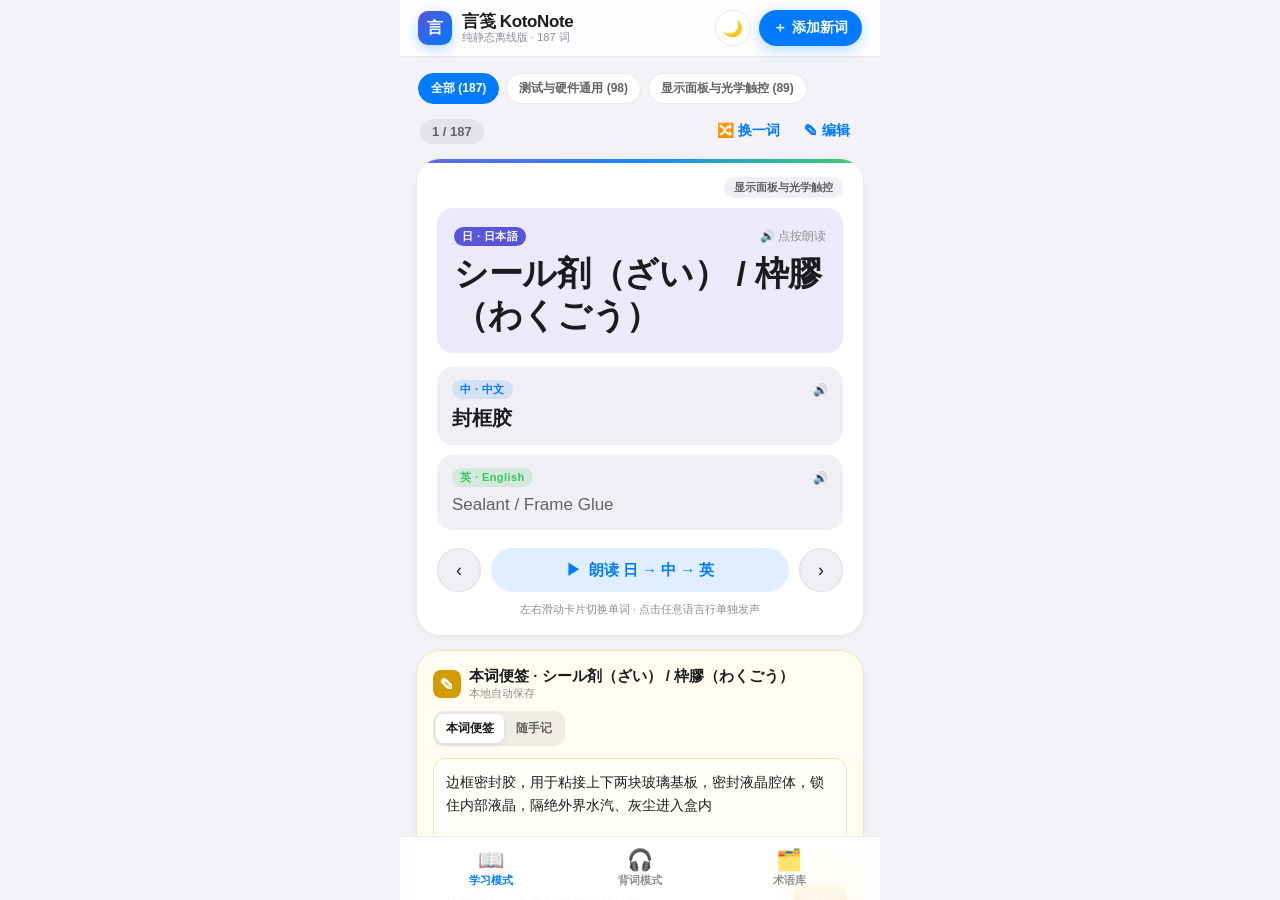
<file: static/index.html>
<!DOCTYPE html>
<html lang="zh-CN" data-theme="light">
<head>
  <meta charset="UTF-8" />
  <meta name="viewport" content="width=device-width, initial-scale=1.0, maximum-scale=1.0, user-scalable=no, viewport-fit=cover" />
  <meta name="apple-mobile-web-app-capable" content="yes" />
  <meta name="apple-mobile-web-app-status-bar-style" content="default" />
  <meta name="apple-mobile-web-app-title" content="言笺 KotoNote" />
  <meta name="theme-color" content="#F2F2F7" id="theme-color-meta" />
  <title>言笺 KotoNote v4 · 纯静态离线版（支持 Excel 导入与锁屏播放）</title>
  <style>
:root {
  --bg: #F2F2F7;
  --bg-elevated: rgba(255, 255, 255, 0.84);
  --bg-solid: #FFFFFF;
  --bg-secondary: #EFEFF4;
  --bg-tertiary: rgba(118, 118, 128, 0.12);
  --text-primary: #1C1C1E;
  --text-secondary: #636366;
  --text-tertiary: #8E8E93;
  --accent: #007AFF;
  --accent-soft: rgba(0, 122, 255, 0.12);
  --jp-accent: #5856D6;
  --jp-soft: rgba(88, 86, 214, 0.12);
  --zh-accent: #007AFF;
  --zh-soft: rgba(0, 122, 255, 0.12);
  --en-accent: #34C759;
  --en-soft: rgba(52, 199, 89, 0.14);
  --danger: #FF3B30;
  --warn-bg: #FFF4E5;
  --warn-border: #FFD8A8;
  --warn-text: #9C4221;
  --note-bg: #FFFDF2;
  --note-border: #F2E6B8;
  --note-accent: #D49B00;
  --note-line: rgba(212, 155, 0, 0.14);
  --border: rgba(60, 60, 67, 0.1);
  --shadow-sm: 0 2px 10px rgba(0, 0, 0, 0.04);
  --shadow-md: 0 10px 30px rgba(0, 0, 0, 0.07);
  --shadow-lg: 0 18px 48px rgba(0, 0, 0, 0.16);
  --radius-lg: 24px;
  --radius-md: 16px;
  --radius-sm: 12px;
  --safe-top: env(safe-area-inset-top, 0px);
  --safe-bottom: env(safe-area-inset-bottom, 0px);
  --tabbar-h: 64px;
}

[data-theme="dark"] {
  --bg: #000000;
  --bg-elevated: rgba(28, 28, 30, 0.86);
  --bg-solid: #1C1C1E;
  --bg-secondary: #2C2C2E;
  --bg-tertiary: rgba(118, 118, 128, 0.24);
  --text-primary: #F2F2F7;
  --text-secondary: #AEAEB2;
  --text-tertiary: #8E8E93;
  --accent: #0A84FF;
  --accent-soft: rgba(10, 132, 255, 0.2);
  --jp-accent: #7D7AFF;
  --jp-soft: rgba(125, 122, 255, 0.2);
  --zh-accent: #0A84FF;
  --zh-soft: rgba(10, 132, 255, 0.2);
  --en-accent: #30D158;
  --en-soft: rgba(48, 209, 88, 0.2);
  --danger: #FF453A;
  --warn-bg: #2C1F12;
  --warn-border: #5C3D1E;
  --warn-text: #FFB770;
  --note-bg: #1F1D14;
  --note-border: #3F371E;
  --note-accent: #FFD60A;
  --note-line: rgba(255, 214, 10, 0.12);
  --border: rgba(255, 255, 255, 0.12);
  --shadow-sm: 0 2px 10px rgba(0, 0, 0, 0.3);
  --shadow-md: 0 12px 32px rgba(0, 0, 0, 0.45);
  --shadow-lg: 0 20px 54px rgba(0, 0, 0, 0.7);
}

* { box-sizing: border-box; -webkit-tap-highlight-color: transparent; }

html, body {
  margin: 0; padding: 0; width: 100%; height: 100%;
  background: var(--bg); color: var(--text-primary);
  font-family: -apple-system, BlinkMacSystemFont, "SF Pro Text", "SF Pro Display",
    "Hiragino Sans", "Hiragino Kaku Gothic ProN", "PingFang SC", "Noto Sans CJK SC", sans-serif;
  -webkit-font-smoothing: antialiased; overscroll-behavior-y: none;
}

body { display: flex; justify-content: center; min-height: 100dvh; }

.app-shell {
  width: 100%; max-width: 480px; height: 100dvh;
  display: flex; flex-direction: column; position: relative;
  background: var(--bg); overflow: hidden;
}

.app-header {
  position: sticky; top: 0; z-index: 20;
  padding: calc(var(--safe-top) + 10px) 18px 10px;
  background: var(--bg-elevated);
  backdrop-filter: saturate(180%) blur(24px);
  -webkit-backdrop-filter: saturate(180%) blur(24px);
  border-bottom: 0.5px solid var(--border);
  display: flex; align-items: center; justify-content: space-between; gap: 10px;
}

.brand { display: flex; align-items: center; gap: 10px; min-width: 0; }
.brand-icon {
  width: 34px; height: 34px; border-radius: 10px;
  background: linear-gradient(135deg, #5856D6 0%, #007AFF 100%);
  color: #FFF; font-weight: 700; font-size: 16px;
  display: flex; align-items: center; justify-content: center;
  box-shadow: 0 4px 12px rgba(0, 122, 255, 0.28); flex-shrink: 0;
}
.brand-text { display: flex; flex-direction: column; line-height: 1.15; }
.brand-title { font-size: 17px; font-weight: 700; letter-spacing: -0.02em; }
.brand-sub { font-size: 11px; color: var(--text-tertiary); font-weight: 500; }
.header-actions { display: flex; align-items: center; gap: 8px; flex-shrink: 0; }
.icon-btn {
  width: 36px; height: 36px; border-radius: 50%;
  border: 0.5px solid var(--border); background: var(--bg-solid); color: var(--text-primary);
  display: inline-flex; align-items: center; justify-content: center;
  cursor: pointer; font-size: 16px; transition: transform 0.14s ease;
}
.icon-btn:active { transform: scale(0.92); }
.add-pill-btn {
  height: 36px; padding: 0 14px; border-radius: 18px; border: none;
  background: var(--accent); color: #FFF; font-size: 14px; font-weight: 600;
  display: inline-flex; align-items: center; gap: 5px; cursor: pointer;
  box-shadow: 0 4px 14px rgba(0, 122, 255, 0.28); transition: transform 0.14s ease, opacity 0.18s ease;
}
.add-pill-btn:active { transform: scale(0.95); opacity: 0.9; }

.env-banner {
  display: none; margin: 10px 16px 0; padding: 10px 14px; border-radius: 14px;
  background: var(--warn-bg); border: 1px solid var(--warn-border);
  color: var(--warn-text); font-size: 12px; line-height: 1.5; font-weight: 500;
}
.env-banner.show { display: block; }

.cat-strip { display: flex; gap: 7px; overflow-x: auto; padding: 2px 2px 12px; scrollbar-width: none; }
.cat-strip::-webkit-scrollbar { display: none; }
.cat-chip {
  flex-shrink: 0; border: 0.5px solid var(--border); background: var(--bg-solid);
  color: var(--text-secondary); font-size: 12px; font-weight: 600;
  padding: 6px 12px; border-radius: 999px; cursor: pointer; transition: all 0.16s ease;
}
.cat-chip.active { background: var(--accent); color: #FFF; border-color: var(--accent); }

.main-content {
  flex: 1; overflow-y: auto; -webkit-overflow-scrolling: touch;
  padding: 14px 16px calc(var(--tabbar-h) + var(--safe-bottom) + 22px);
}
.view-section { display: none; animation: fadeIn 0.22s ease; }
.view-section.active { display: block; }
@keyframes fadeIn { from { opacity: 0; transform: translateY(6px); } to { opacity: 1; transform: translateY(0); } }

.card {
  background: var(--bg-solid); border-radius: var(--radius-lg);
  border: 0.5px solid var(--border); box-shadow: var(--shadow-sm);
  padding: 18px; margin-bottom: 14px;
}
.section-meta { display: flex; align-items: center; justify-content: space-between; margin-bottom: 12px; padding: 0 4px; }
.counter-pill {
  font-size: 13px; font-weight: 600; color: var(--text-secondary);
  background: var(--bg-tertiary); padding: 5px 12px; border-radius: 999px; font-variant-numeric: tabular-nums;
}
.ghost-btn {
  border: none; background: transparent; color: var(--accent);
  font-size: 14px; font-weight: 600; padding: 6px 10px; border-radius: 10px;
  cursor: pointer; display: inline-flex; align-items: center; gap: 5px;
}
.ghost-btn:active { background: var(--accent-soft); }

.study-card { position: relative; padding: 18px 20px 18px; touch-action: pan-y; user-select: none; overflow: hidden; }
.study-card::before {
  content: ""; position: absolute; top: 0; left: 0; right: 0; height: 4px;
  background: linear-gradient(90deg, var(--jp-accent), var(--zh-accent), var(--en-accent)); opacity: 0.9;
}
.study-cat-row { display: flex; justify-content: flex-end; margin-bottom: 10px; }
.cat-pill-tag { font-size: 11px; font-weight: 600; color: var(--text-secondary); background: var(--bg-secondary); padding: 3px 10px; border-radius: 999px; }

.lang-block {
  padding: 12px 14px; border-radius: var(--radius-md); margin-bottom: 10px;
  cursor: pointer; transition: background 0.18s ease, transform 0.14s ease, border-color 0.18s ease;
  border: 1.5px solid transparent;
}
.lang-block:active { transform: scale(0.985); }
.lang-block.jp-block { background: var(--jp-soft); padding: 18px 16px 16px; margin-bottom: 14px; }
.lang-block.zh-block { background: var(--bg-secondary); }
.lang-block.en-block { background: var(--bg-secondary); margin-bottom: 14px; }
.lang-block.speaking { border-color: var(--accent); box-shadow: 0 0 0 3px var(--accent-soft); }
.lang-block.jp-block.speaking { border-color: var(--jp-accent); box-shadow: 0 0 0 3px var(--jp-soft); }
.lang-block.en-block.speaking { border-color: var(--en-accent); box-shadow: 0 0 0 3px var(--en-soft); }
.lang-header { display: flex; align-items: center; justify-content: space-between; margin-bottom: 6px; }
.lang-badge { font-size: 11px; font-weight: 700; letter-spacing: 0.04em; padding: 2px 8px; border-radius: 999px; display: inline-flex; align-items: center; gap: 4px; }
.badge-jp { background: var(--jp-accent); color: #FFF; }
.badge-zh { background: var(--zh-soft); color: var(--zh-accent); }
.badge-en { background: var(--en-soft); color: var(--en-accent); }
.speak-hint { font-size: 12px; color: var(--text-tertiary); }
.jp-word-large { font-size: 34px; font-weight: 800; line-height: 1.24; letter-spacing: -0.01em; color: var(--text-primary); word-break: break-word; }
.jp-kana { margin-top: 6px; font-size: 15px; font-weight: 500; color: var(--jp-accent); }
.zh-word { font-size: 20px; font-weight: 600; line-height: 1.35; color: var(--text-primary); word-break: break-word; }
.en-word { font-size: 17px; font-weight: 500; line-height: 1.4; color: var(--text-secondary); word-break: break-word; }
.muted-placeholder { color: var(--text-tertiary); font-size: 15px; font-weight: 400; font-style: italic; }

.study-controls { display: flex; align-items: center; justify-content: space-between; gap: 10px; padding-top: 4px; }
.nav-circle-btn {
  width: 44px; height: 44px; border-radius: 50%; border: 0.5px solid var(--border);
  background: var(--bg-secondary); color: var(--text-primary); font-size: 18px;
  display: inline-flex; align-items: center; justify-content: center; cursor: pointer;
}
.nav-circle-btn:active { transform: scale(0.92); }
.speak-all-btn {
  flex: 1; height: 44px; border-radius: 22px; border: none;
  background: var(--accent-soft); color: var(--accent); font-size: 15px; font-weight: 700;
  display: inline-flex; align-items: center; justify-content: center; gap: 8px; cursor: pointer;
}
.speak-all-btn:active { transform: scale(0.97); }
.swipe-tip { text-align: center; font-size: 11px; color: var(--text-tertiary); margin-top: 10px; }

.notes-card { background: var(--note-bg); border: 1px solid var(--note-border); border-radius: var(--radius-lg); padding: 16px; box-shadow: var(--shadow-sm); }
.notes-header { display: flex; align-items: center; justify-content: space-between; gap: 10px; margin-bottom: 12px; flex-wrap: wrap; }
.notes-title-group { display: flex; align-items: center; gap: 8px; }
.notes-icon { width: 28px; height: 28px; border-radius: 8px; background: var(--note-accent); color: #FFF; display: inline-flex; align-items: center; justify-content: center; font-size: 14px; font-weight: 700; }
.notes-title { font-size: 15px; font-weight: 700; color: var(--text-primary); }
.save-status { font-size: 11px; color: var(--text-tertiary); }
.segmented { display: inline-flex; background: var(--bg-tertiary); padding: 3px; border-radius: 11px; gap: 2px; }
.seg-btn { border: none; background: transparent; color: var(--text-secondary); font-size: 12px; font-weight: 600; padding: 6px 10px; border-radius: 8px; cursor: pointer; transition: all 0.18s ease; }
.seg-btn.active { background: var(--bg-solid); color: var(--text-primary); box-shadow: 0 2px 6px rgba(0, 0, 0, 0.08); }
.note-textarea {
  width: 100%; min-height: 112px; resize: vertical; border: 1px solid var(--note-border);
  border-radius: var(--radius-sm); padding: 12px; background: rgba(255, 255, 255, 0.45);
  color: var(--text-primary); font-family: inherit; font-size: 14px; line-height: 1.65; outline: none;
}
[data-theme="dark"] .note-textarea { background: rgba(0, 0, 0, 0.25); }
.note-textarea:focus { border-color: var(--note-accent); }
.quick-append-row { display: flex; gap: 8px; margin-top: 10px; }
.quick-input { flex: 1; height: 40px; border-radius: 12px; border: 1px solid var(--note-border); background: var(--bg-solid); color: var(--text-primary); padding: 0 12px; font-size: 14px; outline: none; }
.quick-add-btn { height: 40px; padding: 0 14px; border-radius: 12px; border: none; background: var(--note-accent); color: #FFF; font-size: 13px; font-weight: 700; cursor: pointer; flex-shrink: 0; }
[data-theme="dark"] .quick-add-btn { color: #1C1C1E; }
.note-entries { margin-top: 12px; display: flex; flex-direction: column; gap: 8px; }
.note-entry { background: rgba(255, 255, 255, 0.6); border: 0.5px solid var(--note-border); border-radius: 12px; padding: 10px 12px; display: flex; align-items: flex-start; justify-content: space-between; gap: 10px; }
[data-theme="dark"] .note-entry { background: rgba(255, 255, 255, 0.04); }
.note-entry-body { flex: 1; min-width: 0; }
.note-entry-text { font-size: 14px; line-height: 1.5; color: var(--text-primary); white-space: pre-wrap; word-break: break-word; }
.note-entry-time { margin-top: 4px; font-size: 11px; color: var(--text-tertiary); }
.note-del-btn { border: none; background: transparent; color: var(--text-tertiary); font-size: 16px; padding: 2px 6px; cursor: pointer; }
.note-del-btn:active { color: var(--danger); }

.recite-hero { background: var(--bg-solid); border-radius: 28px; border: 0.5px solid var(--border); box-shadow: var(--shadow-md); padding: 20px; margin-bottom: 14px; }
.recite-status-bar { display: flex; align-items: center; justify-content: space-between; margin-bottom: 12px; }
.timer-display { display: inline-flex; align-items: center; gap: 7px; font-size: 15px; font-weight: 700; font-variant-numeric: tabular-nums; color: var(--accent); background: var(--accent-soft); padding: 6px 12px; border-radius: 999px; }
.wake-chip { border: 0.5px solid var(--border); background: var(--bg-secondary); color: var(--text-secondary); font-size: 12px; font-weight: 600; padding: 6px 11px; border-radius: 999px; cursor: pointer; display: inline-flex; align-items: center; gap: 5px; }
.wake-chip.on { background: var(--en-soft); color: var(--en-accent); border-color: transparent; }
.wave-bar-wrap { height: 22px; display: inline-flex; align-items: center; gap: 3px; }
.wave-bar { width: 3px; height: 6px; border-radius: 2px; background: currentColor; }
.playing .wave-bar { animation: wavePulse 0.9s infinite ease-in-out; }
.playing .wave-bar:nth-child(2) { animation-delay: 0.15s; }
.playing .wave-bar:nth-child(3) { animation-delay: 0.3s; }
.playing .wave-bar:nth-child(4) { animation-delay: 0.45s; }
@keyframes wavePulse { 0%, 100% { height: 5px; opacity: 0.45; } 50% { height: 18px; opacity: 1; } }

.recite-stage { display: flex; flex-direction: column; gap: 10px; margin-bottom: 18px; }
.recite-row { padding: 14px 16px; border-radius: 16px; background: var(--bg-secondary); border: 1.5px solid transparent; transition: all 0.24s ease; opacity: 0.68; }
.recite-row.active-lang { opacity: 1; transform: scale(1.015); background: var(--bg-solid); box-shadow: var(--shadow-sm); }
.recite-row[data-lang="jp"].active-lang { border-color: var(--jp-accent); background: var(--jp-soft); }
.recite-row[data-lang="zh"].active-lang { border-color: var(--zh-accent); background: var(--zh-soft); }
.recite-row[data-lang="en"].active-lang { border-color: var(--en-accent); background: var(--en-soft); }
.recite-row-top { display: flex; align-items: center; justify-content: space-between; margin-bottom: 5px; }
.recite-jp-text { font-size: 26px; font-weight: 800; line-height: 1.25; color: var(--text-primary); word-break: break-word; }
.recite-kana-text { font-size: 13px; color: var(--jp-accent); margin-top: 3px; font-weight: 500; }
.recite-zh-text { font-size: 19px; font-weight: 600; color: var(--text-primary); word-break: break-word; }
.recite-en-text { font-size: 16px; font-weight: 500; color: var(--text-secondary); word-break: break-word; }
.order-indicator { display: flex; align-items: center; justify-content: center; gap: 8px; font-size: 12px; color: var(--text-tertiary); margin-bottom: 14px; }
.order-step { padding: 2px 8px; border-radius: 999px; font-weight: 600; }
.order-step.current { background: var(--accent); color: #FFF; }
.player-controls { display: flex; align-items: center; justify-content: center; gap: 20px; margin-top: 6px; }
.ctrl-btn { width: 50px; height: 50px; border-radius: 50%; border: 0.5px solid var(--border); background: var(--bg-secondary); color: var(--text-primary); font-size: 20px; display: inline-flex; align-items: center; justify-content: center; cursor: pointer; }
.ctrl-btn:active { transform: scale(0.92); }
.play-main-btn { width: 70px; height: 70px; border-radius: 50%; border: none; background: linear-gradient(135deg, #5856D6 0%, #007AFF 100%); color: #FFF; font-size: 26px; display: inline-flex; align-items: center; justify-content: center; cursor: pointer; box-shadow: 0 10px 26px rgba(0, 122, 255, 0.35); }
.play-main-btn:active { transform: scale(0.93); }

.setting-row { display: flex; align-items: center; justify-content: space-between; padding: 12px 0; border-bottom: 0.5px solid var(--border); gap: 10px; }
.setting-row:last-child { border-bottom: none; padding-bottom: 2px; }
.setting-row:first-child { padding-top: 2px; }
.setting-label { font-size: 14px; font-weight: 600; color: var(--text-primary); }
.setting-sub { font-size: 11px; color: var(--text-tertiary); margin-top: 2px; }
.chip-group { display: flex; gap: 6px; flex-wrap: wrap; justify-content: flex-end; }
.chip-btn { border: 1px solid var(--border); background: var(--bg-secondary); color: var(--text-secondary); font-size: 12px; font-weight: 600; padding: 6px 11px; border-radius: 10px; cursor: pointer; }
.chip-btn.active { background: var(--accent); color: #FFF; border-color: var(--accent); }

.search-bar-wrap { position: relative; margin-bottom: 10px; }
.search-input { width: 100%; height: 44px; border-radius: 14px; border: 0.5px solid var(--border); background: var(--bg-solid); color: var(--text-primary); padding: 0 14px 0 38px; font-size: 15px; outline: none; box-shadow: var(--shadow-sm); }
.search-icon { position: absolute; left: 13px; top: 50%; transform: translateY(-50%); color: var(--text-tertiary); font-size: 15px; pointer-events: none; }
.lexicon-tools { display: grid; grid-template-columns: repeat(2, 1fr); gap: 8px; margin-bottom: 14px; }
.tool-btn { height: 38px; border-radius: 12px; border: 0.5px solid var(--border); background: var(--bg-solid); color: var(--text-primary); font-size: 12px; font-weight: 600; cursor: pointer; display: inline-flex; align-items: center; justify-content: center; gap: 5px; box-shadow: var(--shadow-sm); }
.tool-btn:active { transform: scale(0.97); }
.word-list { display: flex; flex-direction: column; gap: 10px; }
.word-item { background: var(--bg-solid); border-radius: 18px; border: 0.5px solid var(--border); padding: 14px 16px; box-shadow: var(--shadow-sm); display: flex; align-items: center; justify-content: space-between; gap: 12px; cursor: pointer; }
.word-item-main { flex: 1; min-width: 0; }
.word-item-jp { font-size: 18px; font-weight: 700; color: var(--text-primary); display: flex; align-items: baseline; gap: 7px; flex-wrap: wrap; }
.word-item-kana { font-size: 12px; font-weight: 500; color: var(--jp-accent); }
.word-item-zh { font-size: 14px; font-weight: 500; color: var(--text-secondary); margin-top: 4px; }
.word-item-en { font-size: 13px; color: var(--text-tertiary); margin-top: 2px; }
.word-item-tags { display: flex; gap: 6px; flex-wrap: wrap; margin-top: 6px; }
.word-item-cat-tag { font-size: 10px; font-weight: 600; color: var(--accent); background: var(--accent-soft); padding: 2px 7px; border-radius: 6px; }
.word-item-note-tag { font-size: 10px; color: var(--note-accent); background: var(--note-line); padding: 2px 7px; border-radius: 6px; }
.word-item-actions { display: flex; flex-direction: column; gap: 6px; flex-shrink: 0; }
.mini-action-btn { width: 34px; height: 34px; border-radius: 10px; border: none; background: var(--bg-secondary); color: var(--text-secondary); font-size: 14px; display: inline-flex; align-items: center; justify-content: center; cursor: pointer; }
.mini-action-btn.danger:active { background: rgba(255, 59, 48, 0.16); color: var(--danger); }

.tab-bar {
  position: fixed; bottom: 0; left: 50%; transform: translateX(-50%);
  width: 100%; max-width: 480px; height: calc(var(--tabbar-h) + var(--safe-bottom));
  padding: 6px 16px calc(var(--safe-bottom) + 6px);
  background: var(--bg-elevated); backdrop-filter: saturate(180%) blur(24px);
  -webkit-backdrop-filter: saturate(180%) blur(24px);
  border-top: 0.5px solid var(--border); display: grid; grid-template-columns: repeat(3, 1fr); z-index: 25;
}
.tab-item { border: none; background: transparent; color: var(--text-tertiary); display: flex; flex-direction: column; align-items: center; justify-content: center; gap: 3px; cursor: pointer; font-size: 11px; font-weight: 600; }
.tab-item.active { color: var(--accent); }
.tab-icon { font-size: 21px; line-height: 1; }

.sheet-backdrop { position: fixed; inset: 0; background: rgba(0, 0, 0, 0.42); backdrop-filter: blur(4px); -webkit-backdrop-filter: blur(4px); z-index: 50; display: none; align-items: flex-end; justify-content: center; }
.sheet-backdrop.open { display: flex; }
.sheet-panel { width: 100%; max-width: 480px; max-height: 88dvh; overflow-y: auto; background: var(--bg-solid); border-radius: 26px 26px 0 0; padding: 12px 20px calc(var(--safe-bottom) + 22px); box-shadow: var(--shadow-lg); }
.sheet-handle { width: 38px; height: 5px; border-radius: 3px; background: var(--bg-tertiary); margin: 0 auto 14px; }
.sheet-header { display: flex; align-items: center; justify-content: space-between; margin-bottom: 16px; }
.sheet-title { font-size: 18px; font-weight: 700; }
.form-group { margin-bottom: 13px; }
.form-label { display: block; font-size: 12px; font-weight: 600; color: var(--text-secondary); margin-bottom: 6px; }
.form-input, .form-textarea { width: 100%; border-radius: 12px; border: 1px solid var(--border); background: var(--bg-secondary); color: var(--text-primary); padding: 11px 13px; font-family: inherit; font-size: 15px; outline: none; }
.form-input:focus, .form-textarea:focus { border-color: var(--accent); background: var(--bg-solid); }
.form-textarea { min-height: 90px; resize: vertical; line-height: 1.5; }
.primary-block-btn { width: 100%; height: 48px; border-radius: 14px; border: none; background: var(--accent); color: #FFF; font-size: 16px; font-weight: 700; cursor: pointer; margin-top: 6px; }
.primary-block-btn:active { opacity: 0.9; }

.toast {
  position: fixed; top: calc(var(--safe-top) + 68px); left: 50%;
  transform: translateX(-50%) translateY(-16px); background: rgba(28, 28, 30, 0.92); color: #FFF;
  padding: 10px 18px; border-radius: 999px; font-size: 13px; font-weight: 600;
  z-index: 80; opacity: 0; pointer-events: none; transition: all 0.24s ease;
  max-width: 90vw; text-align: center; box-shadow: var(--shadow-md);
}
[data-theme="dark"] .toast { background: rgba(242, 242, 247, 0.94); color: #1C1C1E; }
.toast.show { opacity: 1; transform: translateX(-50%) translateY(0); }
.empty-state { text-align: center; padding: 42px 20px; color: var(--text-tertiary); }
.empty-state-title { font-size: 16px; font-weight: 600; color: var(--text-secondary); margin-bottom: 8px; }

.voice-select { max-width: 195px; height: 34px; border-radius: 10px; border: 1px solid var(--border); background: var(--bg-secondary); color: var(--text-primary); font-family: inherit; font-size: 12px; font-weight: 600; padding: 0 10px; outline: none; }
.voice-select:focus { border-color: var(--accent); }
.voice-tip-box { margin-top: 10px; padding: 10px 12px; border-radius: 12px; background: var(--jp-soft); color: var(--text-secondary); font-size: 11.5px; line-height: 1.55; }
.voice-tip-box strong { color: var(--jp-accent); }

.jp-word-large, .jp-kana, .zh-word, .en-word, .recite-jp-text, .recite-kana-text, .recite-zh-text, .recite-en-text { white-space: pre-line; }

.recite-kana-speech-pill { display: none; margin-top: 6px; font-size: 11.5px; font-weight: 600; color: var(--jp-accent); background: var(--bg-solid); border: 0.5px solid var(--border); padding: 3px 9px; border-radius: 999px; width: fit-content; max-width: 100%; word-break: break-word; }
.recite-kana-speech-pill.show { display: inline-block; }

.word-item-jp-btn { display: inline-flex; align-items: baseline; flex-wrap: wrap; gap: 7px; padding: 4px 8px; margin: -4px -8px 2px; border-radius: 10px; transition: background 0.16s ease, box-shadow 0.16s ease; cursor: pointer; }
.word-item-jp-btn:active { background: var(--jp-soft); }
.word-item-jp-btn.speaking { background: var(--jp-soft); box-shadow: 0 0 0 2px var(--jp-accent); }
.word-item-speak-icon { font-size: 12px; color: var(--jp-accent); opacity: 0.85; flex-shrink: 0; }

.tool-btn.primary-tool { grid-column: 1 / -1; height: 44px; background: linear-gradient(135deg, #1D9B5E 0%, #34C759 100%); color: #FFF; border: none; font-size: 14px; font-weight: 700; box-shadow: 0 6px 16px rgba(52, 199, 89, 0.28); }
.excel-dropzone { border: 1.5px dashed var(--accent); background: var(--accent-soft); border-radius: 16px; padding: 18px 14px; text-align: center; cursor: pointer; margin-bottom: 14px; transition: transform 0.14s ease, opacity 0.16s ease; }
.excel-dropzone:active { transform: scale(0.99); opacity: 0.9; }
.excel-dropzone-icon { font-size: 28px; line-height: 1.1; margin-bottom: 6px; }
.excel-dropzone-title { font-size: 14px; font-weight: 700; color: var(--text-primary); }
.excel-dropzone-sub { font-size: 11.5px; color: var(--text-secondary); margin-top: 4px; }
.excel-config-area { display: none; }
.excel-config-area.show { display: block; }
.excel-map-grid { display: grid; grid-template-columns: repeat(2, 1fr); gap: 8px; margin-bottom: 12px; }
.excel-map-cell label { display: block; font-size: 11px; font-weight: 600; color: var(--text-secondary); margin-bottom: 4px; }
.excel-map-select { width: 100%; height: 36px; border-radius: 10px; border: 1px solid var(--border); background: var(--bg-secondary); color: var(--text-primary); font-family: inherit; font-size: 12px; font-weight: 600; padding: 0 8px; outline: none; }
.check-row { display: flex; align-items: center; gap: 8px; font-size: 12.5px; color: var(--text-secondary); margin-bottom: 8px; cursor: pointer; }
.check-row input[type="checkbox"] { width: 16px; height: 16px; accent-color: var(--accent); }
.excel-preview-wrap { margin: 12px 0; border: 0.5px solid var(--border); border-radius: 12px; overflow-x: auto; background: var(--bg-secondary); }
.excel-preview-table { width: 100%; border-collapse: collapse; font-size: 11.5px; min-width: 340px; }
.excel-preview-table th, .excel-preview-table td { padding: 7px 8px; border-bottom: 0.5px solid var(--border); text-align: left; vertical-align: top; max-width: 130px; word-break: break-word; white-space: pre-line; }
.excel-preview-table th { background: var(--bg-tertiary); color: var(--text-secondary); font-weight: 700; }
.excel-preview-table tr:last-child td { border-bottom: none; }
.excel-summary-bar { font-size: 12px; font-weight: 600; color: var(--accent); margin-bottom: 8px; }

/* v4 Lock-Screen Background Audio Banner & Config */
.bg-engine-banner { margin-bottom: 12px; padding: 7px 12px; border-radius: 12px; background: var(--en-soft); color: var(--en-accent); font-size: 11.5px; font-weight: 600; text-align: center; transition: all 0.2s ease; }
.bg-engine-banner.system-mode { background: var(--bg-secondary); color: var(--text-secondary); }
.bg-engine-banner.buffering { background: var(--accent-soft); color: var(--accent); }
.azure-config-box { display: none; margin: 2px 0 10px; padding: 12px; border-radius: 14px; background: var(--bg-secondary); border: 0.5px solid var(--border); }
.azure-config-box.show { display: block; }
.azure-config-title { font-size: 12px; font-weight: 700; color: var(--text-primary); margin-bottom: 8px; }
.azure-grid { display: grid; grid-template-columns: 1fr 1.3fr; gap: 8px; margin-bottom: 8px; }
.azure-mini-label { display: block; font-size: 11px; font-weight: 600; color: var(--text-secondary); margin-bottom: 4px; }
.azure-mini-input { width: 100%; height: 36px; border-radius: 10px; border: 1px solid var(--border); background: var(--bg-solid); color: var(--text-primary); padding: 0 10px; font-family: inherit; font-size: 12.5px; outline: none; }
.azure-mini-input:focus { border-color: var(--accent); }
.azure-key-row { display: flex; gap: 8px; align-items: center; }
.azure-key-row .azure-mini-input { flex: 1; }
  </style>
</head>
<body>
  <div class="app-shell">
    <header class="app-header">
      <div class="brand">
        <div class="brand-icon">言</div>
        <div class="brand-text">
          <span class="brand-title">言笺 KotoNote</span>
          <span class="brand-sub" id="header-subtitle">本地词库加载中…</span>
        </div>
      </div>
      <div class="header-actions">
        <button class="icon-btn" id="theme-toggle-btn" aria-label="切换浅色深色模式" title="切换主题">🌙</button>
        <button class="add-pill-btn" id="open-add-btn"><span>＋</span><span>添加新词</span></button>
      </div>
    </header>

    <div class="env-banner" id="inapp-banner">
      ⚠️ 检测到你在微信/QQ 等内置浏览器中打开，建议点击右上角 <strong>···</strong> 选择「在默认浏览器（Safari）中打开」，锁屏与后台播报体验最稳定。
    </div>

    <main class="main-content">
      <section class="view-section active" id="view-study">
        <div class="cat-strip" id="study-cat-strip"></div>
        <div class="section-meta">
          <span class="counter-pill" id="study-counter">0 / 0</span>
          <div>
            <button class="ghost-btn" id="study-shuffle-btn">🔀 换一词</button>
            <button class="ghost-btn" id="study-edit-btn">✎ 编辑</button>
          </div>
        </div>
        <div class="card study-card" id="study-card">
          <div class="study-cat-row"><span class="cat-pill-tag" id="study-word-cat">未分类</span></div>
          <div class="lang-block jp-block" id="study-jp-block" data-speak="jp">
            <div class="lang-header"><span class="lang-badge badge-jp">日 · 日本語</span><span class="speak-hint">🔊 点按朗读</span></div>
            <div class="jp-word-large" id="study-jp-text"></div>
            <div class="jp-kana" id="study-jp-kana"></div>
          </div>
          <div class="lang-block zh-block" id="study-zh-block" data-speak="zh">
            <div class="lang-header"><span class="lang-badge badge-zh">中 · 中文</span><span class="speak-hint">🔊</span></div>
            <div class="zh-word" id="study-zh-text"></div>
          </div>
          <div class="lang-block en-block" id="study-en-block" data-speak="en">
            <div class="lang-header"><span class="lang-badge badge-en">英 · English</span><span class="speak-hint">🔊</span></div>
            <div class="en-word" id="study-en-text"></div>
          </div>
          <div class="study-controls">
            <button class="nav-circle-btn" id="study-prev-btn" aria-label="上一个">‹</button>
            <button class="speak-all-btn" id="study-speak-all-btn"><span>▶</span><span>朗读 日 → 中 → 英</span></button>
            <button class="nav-circle-btn" id="study-next-btn" aria-label="下一个">›</button>
          </div>
          <div class="swipe-tip">左右滑动卡片切换单词 · 点击任意语言行单独发声</div>
        </div>

        <div class="notes-card">
          <div class="notes-header">
            <div class="notes-title-group">
              <span class="notes-icon">✎</span>
              <div>
                <div class="notes-title" id="notes-title-label">本词便签</div>
                <div class="save-status" id="note-save-status">本地自动保存</div>
              </div>
            </div>
            <div class="segmented" role="tablist">
              <button class="seg-btn active" data-note-tab="word">本词便签</button>
              <button class="seg-btn" data-note-tab="scratch">随手记</button>
            </div>
          </div>
          <textarea class="note-textarea" id="note-textarea" placeholder="随时记录例句、语境、助词搭配或记忆联想……"></textarea>
          <div class="quick-append-row">
            <input type="text" class="quick-input" id="quick-note-input" placeholder="快速追加一条带时间戳的新信息…" />
            <button class="quick-add-btn" id="quick-note-add-btn">追加</button>
          </div>
          <div class="note-entries" id="note-entries-list"></div>
        </div>
      </section>

      <section class="view-section" id="view-recite">
        <div class="cat-strip" id="recite-cat-strip"></div>
        <div class="recite-hero" id="recite-hero">
          <div class="recite-status-bar">
            <div class="timer-display">
              <span class="wave-bar-wrap" id="recite-wave">
                <span class="wave-bar"></span><span class="wave-bar"></span><span class="wave-bar"></span><span class="wave-bar"></span>
              </span>
              <span id="recite-timer-text">15:00</span>
            </div>
            <button class="wake-chip" id="wake-lock-btn" title="防止屏幕自动息屏"><span>☀️</span><span id="wake-lock-label">屏幕常亮</span></button>
          </div>

          <div class="bg-engine-banner" id="recite-engine-banner">
            <span id="recite-engine-status-text">🔒 锁屏音频模式 · 支持切后台与锁屏连播</span>
          </div>

          <div class="order-indicator">
            <span class="order-step" data-step="jp">1. 日语 ×2</span><span>→</span>
            <span class="order-step" data-step="zh">2. 中文</span><span>→</span>
            <span class="order-step" data-step="en">3. 英文</span>
          </div>

          <div class="recite-stage">
            <div class="recite-row" data-lang="jp" id="recite-row-jp">
              <div class="recite-row-top">
                <span class="lang-badge badge-jp" id="recite-jp-badge">日 · ja-JP ×2</span>
                <span class="counter-pill" id="recite-counter" style="padding:2px 9px;font-size:11px;">0 / 0</span>
              </div>
              <div class="recite-jp-text" id="recite-jp-text"></div>
              <div class="recite-kana-text" id="recite-kana-text"></div>
              <div class="recite-kana-speech-pill" id="recite-kana-speech-pill"></div>
            </div>
            <div class="recite-row" data-lang="zh" id="recite-row-zh">
              <div class="recite-row-top"><span class="lang-badge badge-zh">中 · zh-CN</span></div>
              <div class="recite-zh-text" id="recite-zh-text"></div>
            </div>
            <div class="recite-row" data-lang="en" id="recite-row-en">
              <div class="recite-row-top"><span class="lang-badge badge-en">英 · en-US</span></div>
              <div class="recite-en-text" id="recite-en-text"></div>
            </div>
          </div>

          <div class="player-controls">
            <button class="ctrl-btn" id="recite-prev-btn" aria-label="上一词">⏮</button>
            <button class="play-main-btn" id="recite-play-btn" aria-label="开始或暂停朗读">▶</button>
            <button class="ctrl-btn" id="recite-next-btn" aria-label="下一词">⏭</button>
          </div>
        </div>

        <div class="card">
          <div class="setting-row">
            <div>
              <div class="setting-label">播放引擎</div>
              <div class="setting-sub">锁屏音频走系统媒体通道，切后台不中断</div>
            </div>
            <div class="segmented">
              <button class="seg-btn active" data-engine="bg_audio">🔒 锁屏音频</button>
              <button class="seg-btn" data-engine="system">📱 系统语音</button>
            </div>
          </div>

          <div class="setting-row" id="tts-provider-row">
            <div>
              <div class="setting-label">锁屏音源</div>
              <div class="setting-sub">连热铁盒云端代理，或浏览器直连 Azure</div>
            </div>
            <div class="segmented">
              <button class="seg-btn active" data-tts-provider="free">热铁盒免费代理</button>
              <button class="seg-btn" data-tts-provider="azure">Azure 直连</button>
            </div>
          </div>

          <div class="azure-config-box" id="proxy-config-box">
            <div class="azure-config-title">热铁盒 TTS 代理地址（默认已填好你的站点）</div>
            <div class="azure-key-row">
              <input type="url" class="azure-mini-input" id="tts-endpoint-input" placeholder="https://kotonote.rth1.xyz/api/kotonote.py" value="https://kotonote.rth1.xyz/api/kotonote.py" />
              <button type="button" class="chip-btn active" id="save-endpoint-btn">保存</button>
            </div>
          </div>

          <div class="azure-config-box" id="azure-config-box">
            <div class="azure-config-title">微软 Azure 直连配置（无需后端，每月 50 万字符免费）</div>
            <div class="azure-grid">
              <div>
                <label class="azure-mini-label" for="azure-region-input">区域 Region</label>
                <input type="text" class="azure-mini-input" id="azure-region-input" placeholder="eastasia" value="eastasia" />
              </div>
              <div>
                <label class="azure-mini-label" for="azure-jp-voice-select">日语人声</label>
                <select id="azure-jp-voice-select" class="azure-mini-input">
                  <option value="ja-JP-NanamiNeural">Nanami (自然女声)</option>
                  <option value="ja-JP-KeitaNeural">Keita (自然男声)</option>
                  <option value="ja-JP-AoiNeural">Aoi (清亮女声)</option>
                  <option value="ja-JP-ShioriNeural">Shiori (温柔女声)</option>
                </select>
              </div>
            </div>
            <div class="azure-key-row">
              <input type="password" class="azure-mini-input" id="azure-key-input" placeholder="输入 Azure Speech Key（仅保存在本机浏览器）" />
              <button type="button" class="chip-btn active" id="save-azure-btn">保存</button>
            </div>
          </div>

          <div class="setting-row" id="audio-cache-row">
            <div>
              <div class="setting-label">本地音频缓存</div>
              <div class="setting-sub" id="audio-cache-sub">已缓存 0 条语音片段（听过的词断网也能锁屏播）</div>
            </div>
            <button class="chip-btn" id="clear-cache-btn">🗑 清空缓存</button>
          </div>

          <div class="setting-row">
            <div>
              <div class="setting-label">播放顺序</div>
              <div class="setting-sub">顺序循环或智能洗牌乱序</div>
            </div>
            <div class="segmented">
              <button class="seg-btn active" data-order="sequential">顺序</button>
              <button class="seg-btn" data-order="shuffle">乱序</button>
            </div>
          </div>

          <div class="setting-row">
            <div>
              <div class="setting-label">播放时长</div>
              <div class="setting-sub">倒计时归零自动停止（锁屏期间依然准确计时）</div>
            </div>
            <div class="chip-group" id="duration-chips">
              <button class="chip-btn active" data-min="15">15min</button>
              <button class="chip-btn" data-min="30">30min</button>
              <button class="chip-btn" data-min="45">45min</button>
              <button class="chip-btn" data-min="60">1h</button>
            </div>
          </div>

          <div class="setting-row">
            <div>
              <div class="setting-label">朗读语速</div>
              <div class="setting-sub">调整日中英三语播报节奏</div>
            </div>
            <div class="chip-group" id="rate-chips">
              <button class="chip-btn" data-rate="0.8">0.8x</button>
              <button class="chip-btn active" data-rate="1.0">1.0x</button>
              <button class="chip-btn" data-rate="1.2">1.2x</button>
            </div>
          </div>

          <div class="setting-row">
            <div>
              <div class="setting-label">语种间隔</div>
              <div class="setting-sub">日×2 / 中 / 英 之间停顿时长</div>
            </div>
            <div class="chip-group" id="pause-chips">
              <button class="chip-btn" data-pause="2.0">2.0s</button>
              <button class="chip-btn active" data-pause="2.5">2.5s</button>
              <button class="chip-btn" data-pause="3.0">3.0s</button>
            </div>
          </div>

          <div class="setting-row" id="system-voice-row">
            <div>
              <div class="setting-label">系统日语发音人</div>
              <div class="setting-sub">仅「系统语音」模式生效</div>
            </div>
            <select id="jp-voice-select" class="voice-select" aria-label="选择日语发音人">
              <option value="">自动优选（最自然）</option>
            </select>
          </div>

          <div class="setting-row">
            <div>
              <div class="setting-label">重置计时</div>
              <div class="setting-sub">将当前剩余时间恢复为所选时长</div>
            </div>
            <button class="chip-btn" id="reset-timer-btn">↺ 重置</button>
          </div>

          <div class="setting-row">
            <div>
              <div class="setting-label">语音通道自检</div>
              <div class="setting-sub">测试当前引擎的日 / 中 / 英三语发声</div>
            </div>
            <button class="chip-btn" id="test-voice-btn">🔊 测试发声</button>
          </div>

          <div class="voice-tip-box" id="voice-tip-box"></div>
        </div>
      </section>

      <section class="view-section" id="view-lexicon">
        <div class="search-bar-wrap">
          <span class="search-icon">🔍</span>
          <input type="search" class="search-input" id="lexicon-search" placeholder="搜索日语、假名、中文、英文、分类或便签…" />
        </div>
        <div class="cat-strip" id="lexicon-cat-strip"></div>
        <div class="lexicon-tools">
          <button class="tool-btn primary-tool" id="open-excel-btn">📗 导入 Excel 文档 (.xlsx / .xls / .csv)</button>
          <button class="tool-btn" id="open-batch-btn">📋 粘贴文本导入</button>
          <button class="tool-btn" id="export-tsv-btn">📊 导出表格</button>
          <button class="tool-btn" id="export-json-btn">📤 备份JSON</button>
          <button class="tool-btn" id="import-json-btn">🔄 恢复备份</button>
          <input type="file" id="json-file-input" accept=".json,application/json" style="display:none" />
        </div>
        <div class="section-meta" style="margin-bottom:10px;">
          <span class="counter-pill" id="lexicon-count-pill">加载中…</span>
          <button class="ghost-btn" id="lexicon-add-btn">＋ 新增术语</button>
        </div>
        <div class="word-list" id="word-list"></div>
      </section>
    </main>

    <nav class="tab-bar" aria-label="主导航">
      <button class="tab-item active" data-tab="study"><span class="tab-icon">📖</span><span>学习模式</span></button>
      <button class="tab-item" data-tab="recite"><span class="tab-icon">🎧</span><span>背词模式</span></button>
      <button class="tab-item" data-tab="lexicon"><span class="tab-icon">🗂️</span><span>术语库</span></button>
    </nav>
  </div>

  <!-- Word Sheet -->
  <div class="sheet-backdrop" id="word-sheet">
    <div class="sheet-panel">
      <div class="sheet-handle"></div>
      <div class="sheet-header">
        <div class="sheet-title" id="word-sheet-title">添加新词条</div>
        <button class="ghost-btn" id="close-word-sheet">关闭</button>
      </div>
      <form id="word-form">
        <input type="hidden" id="edit-word-id" value="" />
        <div class="form-group"><label class="form-label" for="input-jp">日语 (日本語)</label><input type="text" class="form-input" id="input-jp" placeholder="例：視野角" /></div>
        <div class="form-group"><label class="form-label" for="input-kana">读音 / 假名（可选）</label><input type="text" class="form-input" id="input-kana" placeholder="例：しやかく" /></div>
        <div class="form-group"><label class="form-label" for="input-zh">中文</label><input type="text" class="form-input" id="input-zh" placeholder="例：视角" /></div>
        <div class="form-group"><label class="form-label" for="input-en">英文 (English)</label><input type="text" class="form-input" id="input-en" placeholder="例：View Angles" /></div>
        <div class="form-group"><label class="form-label" for="input-category">分类标签（可选，可直接输入新分类）</label><input type="text" class="form-input" id="input-category" list="category-datalist" placeholder="例：显示面板与光学触控" /><datalist id="category-datalist"></datalist></div>
        <div class="form-group"><label class="form-label" for="input-note">备注 / 初始便签（可选）</label><textarea class="form-textarea" id="input-note" placeholder="可填写例句、场景说明或记忆点…"></textarea></div>
        <button type="submit" class="primary-block-btn" id="save-word-submit">保存到本地词库</button>
      </form>
    </div>
  </div>

  <!-- Batch Import Sheet -->
  <div class="sheet-backdrop" id="batch-sheet">
    <div class="sheet-panel">
      <div class="sheet-handle"></div>
      <div class="sheet-header">
        <div class="sheet-title">批量导入词库</div>
        <button class="ghost-btn" id="close-batch-sheet">关闭</button>
      </div>
      <div class="form-group">
        <label class="form-label">导入格式</label>
        <div class="segmented" style="width:100%;display:grid;grid-template-columns:1fr 1fr;">
          <button type="button" class="seg-btn active" data-batch-fmt="tsv">表格粘贴（中 ⇥ 英 ⇥ 日 ⇥ 备注）</button>
          <button type="button" class="seg-btn" data-batch-fmt="pipe">竖线分隔（日 | 中 | 英 | 假名）</button>
        </div>
      </div>
      <div class="form-group"><label class="form-label" for="batch-category">导入归属分类</label><input type="text" class="form-input" id="batch-category" list="category-datalist" value="新增术语" placeholder="例：显示面板与光学触控" /></div>
      <div class="form-group">
        <label class="form-label" for="batch-textarea" id="batch-hint-label">直接从 Excel / WPS / 飞书复制粘贴（自动识别多行备注与去重合并）：</label>
        <textarea class="form-textarea" id="batch-textarea" style="min-height:160px;" placeholder="视角	View Angles	視野角（しやかく）	&#10;对比度	Contrast Ratio	コントラスト比（コントラストひ）	"></textarea>
      </div>
      <button class="primary-block-btn" id="confirm-batch-btn">写入本地词库</button>
    </div>
  </div>

  <!-- Excel Import Sheet -->
  <div class="sheet-backdrop" id="excel-sheet">
    <div class="sheet-panel">
      <div class="sheet-handle"></div>
      <div class="sheet-header">
        <div class="sheet-title">导入 Excel 词库</div>
        <button class="ghost-btn" id="close-excel-sheet">关闭</button>
      </div>
      <input type="file" id="excel-file-input" accept=".xlsx,.xls,.csv,.tsv,application/vnd.openxmlformats-officedocument.spreadsheetml.sheet,application/vnd.ms-excel,text/csv" style="display:none" />
      <div class="excel-dropzone" id="excel-dropzone">
        <div class="excel-dropzone-icon">📗</div>
        <div class="excel-dropzone-title" id="excel-file-label">点击选择 Excel 文档（.xlsx / .xls / .csv）</div>
        <div class="excel-dropzone-sub">支持多工作表 · 自动识别日中英与假名列 · 严格按文档显示</div>
      </div>
      <div class="excel-config-area" id="excel-config-area">
        <div class="form-group"><label class="form-label" for="excel-sheet-select">选择工作表 (Sheet)</label><select id="excel-sheet-select" class="form-input"></select></div>
        <div class="form-group">
          <label class="form-label">导入方式</label>
          <div class="segmented" style="width:100%;display:grid;grid-template-columns:1fr 1fr;">
            <button type="button" class="seg-btn active" data-excel-mode="append">追加合并到现有词库</button>
            <button type="button" class="seg-btn" data-excel-mode="replace">清空旧库并按文档替换</button>
          </div>
        </div>
        <div class="form-group"><label class="form-label" for="excel-category-input">默认归属分类（文档无分类列时使用）</label><input type="text" class="form-input" id="excel-category-input" list="category-datalist" placeholder="默认使用工作表名" /></div>
        <div class="excel-map-grid">
          <div class="excel-map-cell"><label for="map-jp">日语列 (日本語)</label><select id="map-jp" class="excel-map-select"></select></div>
          <div class="excel-map-cell"><label for="map-kana">假名列（读音 · 可选）</label><select id="map-kana" class="excel-map-select"></select></div>
          <div class="excel-map-cell"><label for="map-zh">中文列</label><select id="map-zh" class="excel-map-select"></select></div>
          <div class="excel-map-cell"><label for="map-en">英文列 (English)</label><select id="map-en" class="excel-map-select"></select></div>
          <div class="excel-map-cell"><label for="map-note">备注 / 便签列（可选）</label><select id="map-note" class="excel-map-select"></select></div>
          <div class="excel-map-cell"><label for="map-cat">分类列（可选）</label><select id="map-cat" class="excel-map-select"></select></div>
        </div>
        <label class="check-row"><input type="checkbox" id="excel-has-header" checked /><span>首行是表头（自动跳过表头行）</span></label>
        <label class="check-row"><input type="checkbox" id="excel-strict-raw" checked /><span>严格按文档日中英原文显示（不改写/不拆分单元格）</span></label>
        <div class="excel-summary-bar" id="excel-summary-bar"></div>
        <div class="excel-preview-wrap">
          <table class="excel-preview-table">
            <thead><tr><th>日语</th><th>假名</th><th>中文</th><th>英文</th></tr></thead>
            <tbody id="excel-preview-tbody"></tbody>
          </table>
        </div>
        <button type="button" class="primary-block-btn" id="confirm-excel-btn">确认导入词库</button>
      </div>
    </div>
  </div>

  <div class="toast" id="toast"></div>

  <script>
window.KotoAPI = (() => {
  'use strict';

  const SEED_ITEMS = [{"jp": "パラメータ", "kana": "", "zh": "参数", "en": "parameter", "category": "测试与硬件通用", "note": "（日常语境的引申义），表示对事物的限制条件"}, {"jp": "同等", "kana": "どうとう", "zh": "同等", "en": "equal / equivalent", "category": "测试与硬件通用", "note": ""}, {"jp": "バイアス", "kana": "", "zh": "偏差/偏置/偏见", "en": "bias", "category": "测试与硬件通用", "note": "统计学、机器学习中常译「偏差」，AI大模型语境常译「偏置」，社会语境中一般译为「偏见」。"}, {"jp": "縮小", "kana": "しゅくしょう", "zh": "缩小；缩小规模", "en": "reduce / shrink / scale down", "category": "测试与硬件通用", "note": ""}, {"jp": "グラファイト/黒鉛（こくえん）", "kana": "", "zh": "石墨", "en": "graphite", "category": "测试与硬件通用", "note": ""}, {"jp": "変化（へんか）/バリエーション", "kana": "", "zh": "变化；变动；", "en": "variation", "category": "测试与硬件通用", "note": ""}, {"jp": "ミリワット", "kana": "", "zh": "毫瓦 (mW)", "en": "milliwatt (mW)", "category": "测试与硬件通用", "note": ""}, {"jp": "", "kana": "", "zh": "显示驱动芯片", "en": "DDIC = Display Driver IC", "category": "测试与硬件通用", "note": "屏幕核心驱动 IC，含源极 / 栅极驱动、TDDI 触控显示一体芯片"}, {"jp": "", "kana": "", "zh": "动态工作功耗 / 有源功耗", "en": "Active Power", "category": "测试与硬件通用", "note": "DDIC active power：显示驱动芯片正常点亮画面、刷新像素时的动态运行功耗，单位 mW（毫瓦）"}, {"jp": "消費電力", "kana": "しょうひでんりょく", "zh": "功耗", "en": "power consumption", "category": "测试与硬件通用", "note": "Active power consumption\n动态工作功耗 = DDIC active power\n屏幕亮屏刷新、正常显示画面时驱动芯片产生的功耗"}, {"jp": "解像度", "kana": "", "zh": "分辨率/清晰率", "en": "", "category": "测试与硬件通用", "note": ""}, {"jp": "ディスプレー", "kana": "", "zh": "显示器", "en": "display", "category": "测试与硬件通用", "note": ""}, {"jp": "組電池/電池パック", "kana": "", "zh": "组电池", "en": "", "category": "测试与硬件通用", "note": ""}, {"jp": "単電池", "kana": "", "zh": "单电池", "en": "", "category": "测试与硬件通用", "note": ""}, {"jp": "過充電試験", "kana": "", "zh": "过充试验", "en": "", "category": "测试与硬件通用", "note": ""}, {"jp": "フェイル", "kana": "", "zh": "故障", "en": "fail", "category": "测试与硬件通用", "note": ""}, {"jp": "シャットダウン", "kana": "", "zh": "关机", "en": "shutdown", "category": "测试与硬件通用", "note": ""}, {"jp": "パラメーター", "kana": "", "zh": "参数/变量", "en": "parameter", "category": "测试与硬件通用", "note": ""}, {"jp": "インターフェース", "kana": "", "zh": "接口", "en": "interface", "category": "测试与硬件通用", "note": ""}, {"jp": "検証", "kana": "けんしょう", "zh": "验证", "en": "", "category": "测试与硬件通用", "note": ""}, {"jp": "単体", "kana": "たんたい〇", "zh": "单体", "en": "", "category": "测试与硬件通用", "note": ""}, {"jp": "デフォルト値", "kana": "", "zh": "默认值", "en": "default", "category": "测试与硬件通用", "note": ""}, {"jp": "", "kana": "", "zh": "延迟", "en": "", "category": "测试与硬件通用", "note": ""}, {"jp": "リアルタイム性", "kana": "", "zh": "实时性", "en": "", "category": "测试与硬件通用", "note": ""}, {"jp": "ドッキング", "kana": "", "zh": "对接", "en": "", "category": "测试与硬件通用", "note": ""}, {"jp": "タイピング", "kana": "", "zh": "输入", "en": "", "category": "测试与硬件通用", "note": ""}, {"jp": "プロセッサ/CPU", "kana": "", "zh": "处理器", "en": "", "category": "测试与硬件通用", "note": ""}, {"jp": "ストレージ", "kana": "", "zh": "储存", "en": "", "category": "测试与硬件通用", "note": ""}, {"jp": "ベンダ", "kana": "", "zh": "供应商", "en": "", "category": "测试与硬件通用", "note": ""}, {"jp": "スナップ", "kana": "", "zh": "卡扣/按扣", "en": "", "category": "测试与硬件通用", "note": ""}, {"jp": "縦線/横線", "kana": "", "zh": "竖线/横线", "en": "", "category": "测试与硬件通用", "note": ""}, {"jp": "スペック", "kana": "", "zh": "规格、参数", "en": "spec", "category": "测试与硬件通用", "note": ""}, {"jp": "アイコン", "kana": "", "zh": "图标", "en": "icon", "category": "测试与硬件通用", "note": ""}, {"jp": "ドロップテスト/落下試験", "kana": "", "zh": "跌落测试", "en": "drop", "category": "测试与硬件通用", "note": ""}, {"jp": "微落下試験", "kana": "", "zh": "微跌测试", "en": "", "category": "测试与硬件通用", "note": ""}, {"jp": "気密性", "kana": "", "zh": "气密", "en": "", "category": "测试与硬件通用", "note": ""}, {"jp": "図面", "kana": "", "zh": "图纸", "en": "", "category": "测试与硬件通用", "note": ""}, {"jp": "シールド", "kana": "", "zh": "屏蔽罩/保护罩", "en": "EMI～", "category": "测试与硬件通用", "note": ""}, {"jp": "ファブリック・導電布", "kana": "ファブリック・どうでんふ", "zh": "导电布", "en": "conductive fabric", "category": "测试与硬件通用", "note": ""}, {"jp": "グラファイトシート", "kana": "", "zh": "石墨片", "en": "graphite", "category": "测试与硬件通用", "note": ""}, {"jp": "敷き詰める", "kana": "", "zh": "铺满; 布满; 铺满整个表面", "en": "", "category": "测试与硬件通用", "note": ""}, {"jp": "記載⓪", "kana": "", "zh": "写上", "en": "", "category": "测试与硬件通用", "note": ""}, {"jp": "仕様", "kana": "しよう", "zh": "规格；方式；方法", "en": "", "category": "测试与硬件通用", "note": ""}, {"jp": "引き延ばす効果", "kana": "", "zh": "延伸效果（叠层侧视图用）", "en": "", "category": "测试与硬件通用", "note": ""}, {"jp": "フレキシブルプリント配線板", "kana": "", "zh": "柔性线路板", "en": "Flexible Printed Circuits", "category": "测试与硬件通用", "note": ""}, {"jp": "端", "kana": "はし⓪", "zh": "边缘；末端；起点；", "en": "", "category": "测试与硬件通用", "note": ""}, {"jp": "全張り", "kana": "ぜんばっり", "zh": "全贴合", "en": "", "category": "测试与硬件通用", "note": ""}, {"jp": "空気抜け", "kana": "", "zh": "排气；抽气；放气", "en": "", "category": "测试与硬件通用", "note": ""}, {"jp": "追記", "kana": "ついき⓪", "zh": "追加记录；补充说明", "en": "", "category": "测试与硬件通用", "note": ""}, {"jp": "コーティング", "kana": "", "zh": "涂层；镀膜；覆膜", "en": "coating", "category": "测试与硬件通用", "note": ""}, {"jp": "クラック", "kana": "", "zh": "裂缝", "en": "crack", "category": "测试与硬件通用", "note": ""}, {"jp": "スジ", "kana": "", "zh": "条纹", "en": "", "category": "测试与硬件通用", "note": ""}, {"jp": "勝手に再起動かかる", "kana": "", "zh": "自动重启", "en": "", "category": "测试与硬件通用", "note": ""}, {"jp": "電源が付かなくなった", "kana": "", "zh": "无法开机", "en": "", "category": "测试与硬件通用", "note": ""}, {"jp": "フリーズする", "kana": "", "zh": "卡死/卡住", "en": "", "category": "测试与硬件通用", "note": ""}, {"jp": "傷", "kana": "", "zh": "划痕", "en": "", "category": "测试与硬件通用", "note": ""}, {"jp": "初期化", "kana": "", "zh": "恢复出厂设置", "en": "", "category": "测试与硬件通用", "note": ""}, {"jp": "クロス検証", "kana": "", "zh": "交叉验证", "en": "", "category": "测试与硬件通用", "note": ""}, {"jp": "BTBインターフェース", "kana": "", "zh": "BTB接口", "en": "", "category": "测试与硬件通用", "note": ""}, {"jp": "コンポーネント", "kana": "", "zh": "组件", "en": "", "category": "测试与硬件通用", "note": ""}, {"jp": "バックライトは点灯する", "kana": "", "zh": "背光点亮", "en": "", "category": "测试与硬件通用", "note": ""}, {"jp": "ビルド番号", "kana": "", "zh": "版本号", "en": "", "category": "测试与硬件通用", "note": ""}, {"jp": "通常の端末", "kana": "", "zh": "正常设备/机器", "en": "", "category": "测试与硬件通用", "note": ""}, {"jp": "電源投入不可", "kana": "", "zh": "无法上电", "en": "", "category": "测试与硬件通用", "note": ""}, {"jp": "電源落ちる / 電源が切れる", "kana": "", "zh": "断电", "en": "", "category": "测试与硬件通用", "note": ""}, {"jp": "筐体⓪", "kana": "きょうたい", "zh": "外壳/壳体", "en": "", "category": "测试与硬件通用", "note": ""}, {"jp": "水没検知シール / すいぼつ / 浸水ラベル / しんすい⓪", "kana": "", "zh": "进水/防水标签", "en": "", "category": "测试与硬件通用", "note": ""}, {"jp": "~にじみ無し", "kana": "", "zh": "无渗色", "en": "", "category": "测试与硬件通用", "note": ""}, {"jp": "勘合⓪", "kana": "かんごう", "zh": "对照/核对/验证", "en": "", "category": "测试与硬件通用", "note": ""}, {"jp": "端子①", "kana": "たんし", "zh": "接头；接线端；端子", "en": "", "category": "测试与硬件通用", "note": "CN=pin脚"}, {"jp": "焼き付き", "kana": "", "zh": "烧屏", "en": "Screen Burn-in", "category": "测试与硬件通用", "note": ""}, {"jp": "デモ画面", "kana": "", "zh": "演示画面", "en": "", "category": "测试与硬件通用", "note": ""}, {"jp": "黄色まだら / 黄色かかった", "kana": "", "zh": "黄斑 / 泛黄", "en": "", "category": "测试与硬件通用", "note": ""}, {"jp": "お客様の了承", "kana": "", "zh": "顾客/客户同意", "en": "", "category": "测试与硬件通用", "note": ""}, {"jp": "色味③", "kana": "いろみ", "zh": "色深/色彩", "en": "", "category": "测试与硬件通用", "note": ""}, {"jp": "追加解析に回す", "kana": "", "zh": "进一步分析", "en": "", "category": "测试与硬件通用", "note": ""}, {"jp": "症状はDisplayについて回る", "kana": "", "zh": "现象随屏走", "en": "", "category": "测试与硬件通用", "note": ""}, {"jp": "インフォ", "kana": "", "zh": "咨询窗口", "en": "", "category": "测试与硬件通用", "note": ""}, {"jp": "たらいまわしにされた", "kana": "", "zh": "遭到推诿", "en": "", "category": "测试与硬件通用", "note": ""}, {"jp": "預かり修理に納得されない", "kana": "", "zh": "（客户）不接受寄存维修", "en": "", "category": "测试与硬件通用", "note": ""}, {"jp": "テクニカルアドバイザー", "kana": "", "zh": "技术顾问", "en": "", "category": "测试与硬件通用", "note": ""}, {"jp": "バイブ", "kana": "", "zh": "震动", "en": "", "category": "测试与硬件通用", "note": ""}, {"jp": "まえだおし⓪  前倒しする・前倒しになる / 繰り上げる・早める", "kana": "", "zh": "提前", "en": "", "category": "测试与硬件通用", "note": ""}, {"jp": "オープン", "kana": "", "zh": "开路（膜缺失 / 刻穿 / 过孔处断裂）", "en": "", "category": "测试与硬件通用", "note": ""}, {"jp": "仕組み", "kana": "しくみ⓪", "zh": "计划，安排", "en": "", "category": "测试与硬件通用", "note": ""}, {"jp": "ファーム・ / ファームウエア", "kana": "", "zh": "固件", "en": "", "category": "测试与硬件通用", "note": ""}, {"jp": "調整がしょうじたときに", "kana": "", "zh": "", "en": "", "category": "测试与硬件通用", "note": ""}, {"jp": "セット側", "kana": "", "zh": "整机", "en": "", "category": "测试与硬件通用", "note": ""}, {"jp": "銅シート・銅のパーツ（零件；部件；配件）", "kana": "", "zh": "铜片", "en": "", "category": "测试与硬件通用", "note": ""}, {"jp": "けいじょう⓪", "kana": "", "zh": "形状", "en": "", "category": "测试与硬件通用", "note": ""}, {"jp": "ワースト条件", "kana": "", "zh": "最坏情况/最差条件", "en": "", "category": "测试与硬件通用", "note": ""}, {"jp": "性能比較", "kana": "", "zh": "", "en": "", "category": "测试与硬件通用", "note": ""}, {"jp": "機種①②", "kana": "きしゅ", "zh": "机型", "en": "", "category": "测试与硬件通用", "note": ""}, {"jp": "あくまでも", "kana": "", "zh": "终究", "en": "", "category": "测试与硬件通用", "note": "これはあくまでもネット上で収集した情報です。"}, {"jp": "ミドルフレーム", "kana": "", "zh": "中框", "en": "", "category": "测试与硬件通用", "note": ""}, {"jp": "ソリューション", "kana": "", "zh": "解决方案", "en": "", "category": "测试与硬件通用", "note": ""}, {"jp": "逆算", "kana": "ぎゃくさん⓪", "zh": "倒算；倒推", "en": "", "category": "测试与硬件通用", "note": ""}, {"jp": "バックプレート", "kana": "", "zh": "背板", "en": "backing plate", "category": "测试与硬件通用", "note": ""}, {"jp": "視野角", "kana": "しやかく", "zh": "视角", "en": "View Angles", "category": "显示面板与光学触控", "note": ""}, {"jp": "コントラスト比", "kana": "コントラストひ", "zh": "对比度", "en": "Contrast Ratio", "category": "显示面板与光学触控", "note": ""}, {"jp": "応答時間", "kana": "おうとうじかん", "zh": "响应时间", "en": "Response Time", "category": "显示面板与光学触控", "note": ""}, {"jp": "斜め色シフト", "kana": "ななめいろシフト", "zh": "偏角色移/侧视色偏", "en": "Off-angle color shift", "category": "显示面板与光学触控", "note": ""}, {"jp": "色再現範囲（いろさいげんはんい） / カラーガマット", "kana": "", "zh": "色域", "en": "Color Gamut", "category": "显示面板与光学触控", "note": ""}, {"jp": "黒レベル", "kana": "くろレベル", "zh": "黑色亮度/黑位", "en": "Black", "category": "显示面板与光学触控", "note": ""}, {"jp": "輝度減衰", "kana": "きどげんすい", "zh": "亮度衰减", "en": "Luminance Decay", "category": "显示面板与光学触控", "note": ""}, {"jp": "色均一性", "kana": "いろきんいつせい", "zh": "色彩均匀度", "en": "Color uniformity", "category": "显示面板与光学触控", "note": ""}, {"jp": "寿命", "kana": "じゅみょう", "zh": "使用寿命", "en": "Life Time", "category": "显示面板与光学触控", "note": ""}, {"jp": "焼き付き", "kana": "やきつき", "zh": "图像残留/烧屏", "en": "Image Sticking", "category": "显示面板与光学触控", "note": ""}, {"jp": "クロストーク", "kana": "", "zh": "串扰", "en": "Crosstalk", "category": "显示面板与光学触控", "note": ""}, {"jp": "常時表示（じょうじひょうじ） / AOD", "kana": "", "zh": "息屏显示", "en": "AOD（Always On Display）", "category": "显示面板与光学触控", "note": ""}, {"jp": "OLEDアレイ", "kana": "", "zh": "有机发光二极管阵列", "en": "OLED Array", "category": "显示面板与光学触控", "note": ""}, {"jp": "パッシブマトリクスOLED", "kana": "", "zh": "被动矩阵有机发光二极管", "en": "Passive Matrix OLED (PMOLED)", "category": "显示面板与光学触控", "note": ""}, {"jp": "アクティブマトリクスOLED", "kana": "", "zh": "主动矩阵有机发光二极管", "en": "Active Matrix OLED (AMOLED)", "category": "显示面板与光学触控", "note": ""}, {"jp": "薄膜トランジスタ", "kana": "", "zh": "薄膜晶体管", "en": "Thin Film Transistor (TFT)", "category": "显示面板与光学触控", "note": ""}, {"jp": "ピクセルアレイ", "kana": "", "zh": "像素阵列", "en": "Pixel Array", "category": "显示面板与光学触控", "note": ""}, {"jp": "サブピクセル", "kana": "", "zh": "子像素", "en": "Sub-pixel", "category": "显示面板与光学触控", "note": ""}, {"jp": "ペンタイル配列", "kana": "", "zh": "Pentile排列", "en": "Pentile Matrix", "category": "显示面板与光学触控", "note": ""}, {"jp": "ストライプ配列", "kana": "", "zh": "条纹排列", "en": "Stripe Arrangement", "category": "显示面板与光学触控", "note": ""}, {"jp": "デルタ配列", "kana": "", "zh": "Delta排列", "en": "Delta Arrangement", "category": "显示面板与光学触控", "note": ""}, {"jp": "有機発光層", "kana": "", "zh": "有机发光层", "en": "Organic Emitting Layer", "category": "显示面板与光学触控", "note": ""}, {"jp": "正孔輸送層", "kana": "", "zh": "空穴传输层", "en": "Hole Transport Layer (HTL)", "category": "显示面板与光学触控", "note": ""}, {"jp": "電子輸送層", "kana": "", "zh": "电子传输层", "en": "Electron Transport Layer (ETL)", "category": "显示面板与光学触控", "note": ""}, {"jp": "アノード", "kana": "", "zh": "阳极", "en": "Anode", "category": "显示面板与光学触控", "note": ""}, {"jp": "カソード", "kana": "", "zh": "阴极", "en": "Cathode", "category": "显示面板与光学触控", "note": ""}, {"jp": "基板", "kana": "", "zh": "衬底", "en": "Substrate", "category": "显示面板与光学触控", "note": ""}, {"jp": "蒸着", "kana": "", "zh": "蒸镀", "en": "Vacuum Thermal Evaporation", "category": "显示面板与光学触控", "note": ""}, {"jp": "インクジェット印刷", "kana": "", "zh": "喷墨打印", "en": "Inkjet Printing", "category": "显示面板与光学触控", "note": ""}, {"jp": "フレキシブルOLEDアレイ", "kana": "", "zh": "柔性OLED阵列", "en": "Flexible OLED Array", "category": "显示面板与光学触控", "note": ""}, {"jp": "折りたたみ式OLEDアレイ", "kana": "", "zh": "折叠OLED阵列", "en": "Foldable OLED Array", "category": "显示面板与光学触控", "note": ""}, {"jp": "ウェアラブルOLEDアレイ", "kana": "", "zh": "可穿戴OLED阵列", "en": "Wearable OLED Array", "category": "显示面板与光学触控", "note": ""}, {"jp": "OLEDセンシングアレイ", "kana": "", "zh": "OLED传感阵列", "en": "OLED Sensing Array", "category": "显示面板与光学触控", "note": ""}, {"jp": "光遺伝学刺激アレイ", "kana": "", "zh": "光遗传刺激阵列", "en": "Optogenetic Stimulation Array", "category": "显示面板与光学触控", "note": ""}, {"jp": "歩留まり", "kana": "", "zh": "良率", "en": "Yield", "category": "显示面板与光学触控", "note": ""}, {"jp": "開口率", "kana": "", "zh": "开口率", "en": "Aperture Ratio", "category": "显示面板与光学触控", "note": ""}, {"jp": "近眼表示", "kana": "", "zh": "近眼显示", "en": "Near-eye Display", "category": "显示面板与光学触控", "note": ""}, {"jp": "CNCカッティング", "kana": "", "zh": "CNC切割", "en": "CNC Cutting (Computer Numerical Control Cutting)", "category": "显示面板与光学触控", "note": "CNC切割通过预编程的加工代码，用自动化设备，控制切割刀具/高能束（激光、等离子等）按照设定路径自动切割金属、塑料、木材、玻璃、复合材料等各类材料"}, {"jp": "防指紋コーティング", "kana": "ぼうしもんコーティング", "zh": "抗指纹涂层 / AF 镀膜", "en": "anti-fingerprint coating / AF coating", "category": "显示面板与光学触控", "note": "日语显示 / 电子行业中，「指紋防止」是最常用的标准译法；\n「アンチフィンガープリント」为片假名音译，多用于技术资料和产品规格书；\n「防指紋」（ぼうしもん）也是常见写法，多用于镀膜、涂层相关语境"}, {"jp": "汚れ防止コート / アンチスマッジ", "kana": "", "zh": "防污膜/玻璃（疏水防尘）", "en": "Anti-Smudge/AS", "category": "显示面板与光学触控", "note": ""}, {"jp": "アンチリフレクション / 反射防止コーティング", "kana": "", "zh": "减反射膜 / AR 膜/抗反增透膜", "en": "Anti-Reflection coating (AR)", "category": "显示面板与光学触控", "note": ""}, {"jp": "反射防止複合コート", "kana": "", "zh": "AR 复合镀膜", "en": "AR composite coating", "category": "显示面板与光学触控", "note": ""}, {"jp": "反射防止処理", "kana": "", "zh": "减反射处理", "en": "Anti-reflection treatment", "category": "显示面板与光学触控", "note": ""}, {"jp": "AR+AF 二層コーティング", "kana": "", "zh": "AR+AF 双层膜", "en": "AR+AF coating", "category": "显示面板与光学触控", "note": ""}, {"jp": "", "kana": "", "zh": "防眩光", "en": "Anti-Glare/AG", "category": "显示面板与光学触控", "note": ""}, {"jp": "相関色温度", "kana": "そうかんしょくおんど", "zh": "色温", "en": "Correlated Color Temperature（CCT）", "category": "显示面板与光学触控", "note": ""}, {"jp": "色ずれ、カラーシフト", "kana": "", "zh": "色偏（通用）", "en": "Color shift", "category": "显示面板与光学触控", "note": ""}, {"jp": "黄変", "kana": "おうへん", "zh": "底色偏黄 / 黄变", "en": "Yellow tint", "category": "显示面板与光学触控", "note": ""}, {"jp": "TCP", "kana": "テープキャリアパッケージ", "zh": "TCP（载带封装，驱动 IC 柔性载带）", "en": "TCP（Tape Carrier Package）", "category": "显示面板与光学触控", "note": ""}, {"jp": "TN：ツイステッドネマチック", "kana": "", "zh": "扭曲向列型液晶", "en": "TN：Twisted Nematic", "category": "显示面板与光学触控", "note": "基础液晶材质，成本低、响应快，但可视角度差，早年电脑显示器、低端屏常用。"}, {"jp": "STN：スーパーツイステッドネマチック", "kana": "", "zh": "超扭曲向列型液晶", "en": "STN：Super Twisted Nematic", "category": "显示面板与光学触控", "note": "扭曲角度更大，对比度优于 TN，多用于老式电子表、工控单色小屏。"}, {"jp": "ヨウ素", "kana": "", "zh": "碘", "en": "iodine", "category": "显示面板与光学触控", "note": ""}, {"jp": "TAC フィルム", "kana": "", "zh": "TAC 膜", "en": "Triacetate Cellulose Film", "category": "显示面板与光学触控", "note": "三醋酸纤维素薄膜，LCD 偏光片核心基材，表面可做各类功能涂层"}, {"jp": "AG（防眩）", "kana": "", "zh": "AG 防眩膜", "en": "Anti-Glare", "category": "显示面板与光学触控", "note": "表面微粒子凹凸结构，散射外界强光，消除屏幕反光刺眼问题"}, {"jp": "LR 低反射", "kana": "", "zh": "LR 低反射", "en": "Low Reflection", "category": "显示面板与光学触控", "note": "降低界面反射率，减少环境倒影，提升户外可视性"}, {"jp": "CHC ハードコート", "kana": "", "zh": "CHC 透明硬化", "en": "Clear Hard Coating", "category": "显示面板与光学触控", "note": "高透明硬质涂层，提升膜层耐刮擦、耐磨性能，保护面板"}, {"jp": "AR 反射防止膜", "kana": "", "zh": "AR 防反射膜", "en": "Anti-Reflection", "category": "显示面板与光学触控", "note": "多层光学干涉涂层，大幅降低屏幕反射，对比度更高"}, {"jp": "AG+LR 複合フィルム", "kana": "", "zh": "AG+LR 复合膜", "en": "Anti-Glare + Low Reflection", "category": "显示面板与光学触控", "note": "同时具备防眩光、低反射双重效果，多用于电视大屏"}, {"jp": "CHC+LR 複合フィルム", "kana": "", "zh": "CHC+LR 复合膜", "en": "Clear Hard Coating + Low Reflection", "category": "显示面板与光学触控", "note": "兼顾耐磨抗刮与低反射，适配手机、平板小型终端"}, {"jp": "TN モード", "kana": "ツイステッドネマチック", "zh": "扭曲向列相模式（普通显示模式）", "en": "Twisted Nematic，TN", "category": "显示面板与光学触控", "note": "成本低、响应速度快；缺点是可视角度极小，侧看会偏色发白，多用于老式显示器、低端工控屏"}, {"jp": "IPS モード", "kana": "", "zh": "共面开关模式（广角显示）", "en": "In-Plane Switching，IPS", "category": "显示面板与光学触控", "note": "色彩均匀、左右上下视角均衡，色彩还原优秀；广泛用于电脑显示器、笔记本、监控屏"}, {"jp": "FFS モード", "kana": "", "zh": "场边缘开关模式", "en": "Fringe-Field Switching，FFS", "category": "显示面板与光学触控", "note": "IPS 衍生改良型，透光率更高、功耗更低，是手机 LCD 屏幕主流技术"}, {"jp": "VA モード", "kana": "", "zh": "垂直取向模式", "en": "Vertical Alignment，VA", "category": "显示面板与光学触控", "note": "原生对比度极高、黑色纯净度好；多用于液晶电视、高端曲面显示器，垂直视角略弱于 IPS"}, {"jp": "双棱镜片贴合", "kana": "", "zh": "POP", "en": "Prism on Prism", "category": "显示面板与光学触控", "note": "两层棱镜片背靠背贴合，三角棱纹相对"}, {"jp": "棱镜片贴扩散片", "kana": "", "zh": "POD", "en": "Prism on Diffuser", "category": "显示面板与光学触控", "note": "棱镜片微结构朝上，下方复合扩散片基底"}, {"jp": "扩散片贴棱镜片", "kana": "", "zh": "DOP", "en": "Diffuser on Prism", "category": "显示面板与光学触控", "note": "扩散粒子层朝上，底层复合棱镜片"}, {"jp": "波打ち（なみうち）、ウェーブ", "kana": "", "zh": "波浪纹、水波纹", "en": "waving", "category": "显示面板与光学触控", "note": "光学膜 / 导光板 / 偏光片出现连续波浪状起伏外观不良，大面积周期性凹凸纹路"}, {"jp": "シワ、皺", "kana": "しわ", "zh": "褶皱、起皱", "en": "wrinkle", "category": "显示面板与光学触控", "note": "光学膜 / 偏光片 / 导光板外观不良，膜材表面出现波浪状凹凸纹路"}, {"jp": "ワーク", "kana": "", "zh": "工件 / 待贴合基板", "en": "Work / Workpiece", "category": "显示面板与光学触控", "note": ""}, {"jp": "ステージ", "kana": "", "zh": "载台、工装平台", "en": "Stage", "category": "显示面板与光学触控", "note": ""}, {"jp": "ギャップ", "kana": "", "zh": "间隙", "en": "GAP", "category": "显示面板与光学触控", "note": ""}, {"jp": "OCA 光学粘着フィルム", "kana": "", "zh": "固态光学胶", "en": "OCA (Optical Clear Adhesive)", "category": "显示面板与光学触控", "note": ""}, {"jp": "OCR 光学透明樹脂", "kana": "", "zh": "液态光学胶", "en": "OCR (Optical Clear Resin)", "category": "显示面板与光学触控", "note": ""}, {"jp": "パーティクル、異物", "kana": "", "zh": "微粒、异物、尘点", "en": "particle", "category": "显示面板与光学触控", "note": ""}, {"jp": "チャンバー", "kana": "", "zh": "腔体、真空腔", "en": "chamber", "category": "显示面板与光学触控", "note": "设备密闭真空工作腔，贴合、脱泡、镀膜、液晶灌注设备核心密闭空间"}, {"jp": "BM ブラックマトリックス", "kana": "", "zh": "BM 黑矩阵", "en": "BM（Black Matrix）", "category": "显示面板与光学触控", "note": "面板边缘黑色遮光油墨，印刷在彩膜基板四周，遮挡像素漏光、分隔 RGB 子像素，印刷后会形成台阶段差；\n黑色遮光网格层，隔绝相邻像素漏光，避免像素混色、画面发雾，同时遮挡边缘走线，防止透光干扰显示效果。"}, {"jp": "ベゼル、額縁", "kana": "", "zh": "边框 / 遮蔽围边", "en": "Bezel", "category": "显示面板与光学触控", "note": "盖板、触控屏边缘油墨围边，或屏幕金属窄边框；印刷层存在厚度，在贴合面形成凹凸段差"}, {"jp": "ムラ", "kana": "", "zh": "色斑、亮度不均、云斑", "en": "Mura", "category": "显示面板与光学触控", "note": "屏幕点亮后出现明暗不均、色块、雾状色差，是 LCD/OLED 最典型光学不良统称"}, {"jp": "VSP", "kana": "", "zh": "触控正信号", "en": "VSP", "category": "显示面板与光学触控", "note": "Touch Sensor Positive，触控差分正信号；\n触控 IC 通过 VSP、VSN 差分信号扫描 ITO 感应线路，识别触摸点位。"}, {"jp": "VSN", "kana": "", "zh": "触控负信号", "en": "VSN", "category": "显示面板与光学触控", "note": "Touch Sensor Negative，触控差分负信号"}, {"jp": "VDD", "kana": "", "zh": "供电电源正极", "en": "VDD", "category": "显示面板与光学触控", "note": "芯片、触控线路工作供电电压；给触控 IC、Sensor 回路提供工作电压。"}, {"jp": "TVS", "kana": "", "zh": "瞬态抑制二极管", "en": "TVS", "category": "显示面板与光学触控", "note": "防静电 ESD 保护元器件"}, {"jp": "GND", "kana": "", "zh": "接地、地电位", "en": "GND", "category": "显示面板与光学触控", "note": "地、电源负极参考电位；对地阻抗 = 线路与 GND 之间的电阻值；\n电路零电位基准点，所有电压的参考零点；屏蔽膜、铁框、IC、FPC 走线均需连接 GND，用于泄放静电、EMI 噪声，稳定触控 TX/RX 与 VCOM 电位，避免跳点、闪屏。"}, {"jp": "DSTB", "kana": "", "zh": "深度触控检测缓冲信号", "en": "DSTB", "category": "显示面板与光学触控", "note": "搭配压力触控方案的检测缓冲信号线"}, {"jp": "レポートレート", "kana": "レポートレート", "zh": "报点率", "en": "Report Rate", "category": "显示面板与光学触控", "note": "触控芯片每秒向主控端上报触控坐标点位的次数，单位 Hz，数值越高触控跟手性越好，游戏场景对该指标要求极高"}, {"jp": "治具（ジグ）、固定冶具", "kana": "", "zh": "治具、工装夹具", "en": "Jig / Fixture", "category": "显示面板与光学触控", "note": "生产、测试设备中用于固定、定位工件的专用工装，保障对位精度与操作稳定性"}, {"jp": "送信電極", "kana": "そうしんでんきょく", "zh": "发射电极（TX）", "en": "Transmit (TX) Electrode", "category": "显示面板与光学触控", "note": "触控 IC 向外输出交变驱动信号的电极，是电容信号的发射端，与 RX 电极垂直交叉构成触控感应矩阵"}, {"jp": "受信電極", "kana": "じゅしんでんきょく", "zh": "接收电极（RX）", "en": "Receive (RX) Electrode", "category": "显示面板与光学触控", "note": "捕捉 TX 发射电场产生的电容变化信号的电极，将感应数据回传至触控 IC，完成触控坐标计算"}, {"jp": "シール剤（ざい） / 枠膠（わくごう）", "kana": "", "zh": "封框胶", "en": "Sealant / Frame Glue", "category": "显示面板与光学触控", "note": "边框密封胶，用于粘接上下两块玻璃基板，密封液晶腔体，锁住内部液晶，隔绝外界水汽、灰尘进入盒内"}];
  const DB_NAME = 'KotoNoteStaticDB_v1';
  const STORE_NAME = 'kv';
  const LS_PREFIX = 'kotonote_static_v1_';

  const DEFAULT_SETTINGS = {
    theme: 'light',
    order: 'sequential',
    durationMin: 15,
    rate: 1.0,
    langPauseSec: 2.5,
    jpVoice: '',
    audioEngine: 'bg_audio',
    ttsProvider: 'free',
    ttsEndpoint: 'https://kotonote.rth1.xyz/api/kotonote.py',
    azureRegion: 'eastasia',
    azureKey: '',
    azureJpVoice: 'ja-JP-NanamiNeural'
  };

  let dbPromise = null;
  let storageLabel = '浏览器本地数据库 (IndexedDB)';

  function openIDB() {
    if (dbPromise) return dbPromise;
    dbPromise = new Promise((resolve) => {
      if (!('indexedDB' in window)) {
        storageLabel = '浏览器本地存储';
        resolve(null);
        return;
      }
      try {
        const req = window.indexedDB.open(DB_NAME, 1);
        req.onupgradeneeded = () => {
          const db = req.result;
          if (!db.objectStoreNames.contains(STORE_NAME)) {
            db.createObjectStore(STORE_NAME);
          }
        };
        req.onsuccess = () => resolve(req.result);
        req.onerror = () => {
          storageLabel = '浏览器本地存储';
          resolve(null);
        };
      } catch {
        storageLabel = '浏览器本地存储';
        resolve(null);
      }
    });
    return dbPromise;
  }

  async function kvGet(key, fallback = null) {
    const db = await openIDB();
    if (db) {
      try {
        const val = await new Promise((resolve, reject) => {
          const tx = db.transaction(STORE_NAME, 'readonly');
          const req = tx.objectStore(STORE_NAME).get(key);
          req.onsuccess = () => resolve(req.result);
          req.onerror = () => reject(req.error);
        });
        if (val !== undefined) return val;
      } catch {}
    }
    try {
      const raw = localStorage.getItem(LS_PREFIX + key);
      if (raw !== null) return JSON.parse(raw);
    } catch {}
    return fallback;
  }

  async function kvSet(key, value) {
    const db = await openIDB();
    let savedToIDB = false;
    if (db) {
      try {
        await new Promise((resolve, reject) => {
          const tx = db.transaction(STORE_NAME, 'readwrite');
          tx.objectStore(STORE_NAME).put(value, key);
          tx.oncomplete = () => resolve();
          tx.onerror = () => reject(tx.error);
        });
        savedToIDB = true;
      } catch {}
    }
    if (!savedToIDB || key === 'settings') {
      try {
        localStorage.setItem(LS_PREFIX + key, JSON.stringify(value));
      } catch {}
    }
  }

  function nowStr() {
    const d = new Date();
    const pad = (n) => String(n).padStart(2, '0');
    return `${d.getFullYear()}-${pad(d.getMonth() + 1)}-${pad(d.getDate())} ${pad(d.getHours())}:${pad(d.getMinutes())}:${pad(d.getSeconds())}`;
  }

  function shortStamp() {
    const d = new Date();
    const pad = (n) => String(n).padStart(2, '0');
    return `${pad(d.getMonth() + 1)}-${pad(d.getDate())} ${pad(d.getHours())}:${pad(d.getMinutes())}`;
  }

  const KANA_ONLY_RE = /^[ぁ-んァ-ヶー・\s⓪①②③④⑤⑥⑦⑧⑨〇]+$/;

  function splitJpKana(jpRaw) {
    const jp = String(jpRaw || '').trim();
    if (!jp) return ['', ''];
    const lines = jp.split(/\r?\n/).map((l) => l.trim()).filter(Boolean);
    if (lines.length === 2 && KANA_ONLY_RE.test(lines[1]) && !KANA_ONLY_RE.test(lines[0])) {
      return [lines[0], lines[1]];
    }
    const m = jp.match(/^([^（()）/\n]+?)（([ぁ-んァ-ヶー・〇⓪①②③④⑤⑥⑦⑧⑨]+)）$/);
    if (m) return [m[1].trim(), m[2].trim()];
    const m2 = jp.match(/^([ぁ-んー⓪①②③④⑤⑥⑦⑧⑨]+)[\s　]+([^\s　]+)$/);
    if (m2 && !KANA_ONLY_RE.test(m2[2])) return [m2[2].trim(), m2[1].trim()];
    const m3 = jp.match(/^([ぁ-んー]+[⓪①②③④⑤⑥⑦⑧⑨]?)([一-龥々]+[⓪①②③④⑤⑥⑦⑧⑨]*)$/);
    if (m3) return [m3[2].trim(), m3[1].trim()];
    return [lines.length > 1 ? lines.join(' / ') : jp, ''];
  }

  function parseTsvRows(rawText) {
    const rows = [];
    let row = [], field = '', inQuotes = false;
    const n = rawText.length;
    for (let i = 0; i < n; i++) {
      const ch = rawText[i];
      if (inQuotes) {
        if (ch === '"') {
          if (i + 1 < n && rawText[i + 1] === '"') { field += '"'; i++; }
          else inQuotes = false;
        } else field += ch;
        continue;
      }
      if (ch === '"' && field === '') inQuotes = true;
      else if (ch === '\t') { row.push(field); field = ''; }
      else if (ch === '\r') { if (i + 1 < n && rawText[i + 1] === '\n') i++; row.push(field); rows.push(row); row = []; field = ''; }
      else if (ch === '\n') { row.push(field); rows.push(row); row = []; field = ''; }
      else field += ch;
    }
    if (field !== '' || row.length > 0) { row.push(field); rows.push(row); }
    return rows;
  }

  function parseBatchText(rawText, fmt = 'tsv', defaultCategory = '未分类') {
    const items = [];
    if (!String(rawText || '').trim()) return items;
    const cat = String(defaultCategory || '未分类').trim() || '未分类';
    if (fmt === 'tsv') {
      for (const r of parseTsvRows(rawText)) {
        const cols = r.map((c) => String(c || '').trim());
        while (cols.length < 4) cols.push('');
        const [zhRaw, en, jpRaw, note] = cols;
        if (zhRaw === '中文' && en.toLowerCase() === 'english') continue;
        if (!zhRaw && !en && !jpRaw) continue;
        const zh = zhRaw.split(/\r?\n/).map((l) => l.trim()).filter(Boolean).join(' / ');
        const [jp, kana] = splitJpKana(jpRaw);
        items.push({ jp, kana, zh, en, note, category: cat });
      }
    } else {
      for (const rawLine of rawText.split(/\r?\n/)) {
        const line = rawLine.trim();
        if (!line) continue;
        const parts = line.split('|').map((p) => p.trim());
        while (parts.length < 5) parts.push('');
        const [jpRaw, zh, en, kanaIn, note] = parts;
        if (!jpRaw && !zh && !en) continue;
        const [jp, autoKana] = splitJpKana(jpRaw);
        items.push({ jp, kana: kanaIn || autoKana, zh, en, note, category: cat });
      }
    }
    return items;
  }

  function computeCategories(words) {
    const counts = new Map();
    for (const w of words) {
      const cat = String(w.category || '未分类').trim() || '未分类';
      counts.set(cat, (counts.get(cat) || 0) + 1);
    }
    return Array.from(counts.entries())
      .sort((a, b) => b[1] - a[1] || a[0].localeCompare(b[0], 'zh-CN'))
      .map(([name, count]) => ({ name, count }));
  }

  async function loadMeta() {
    const meta = await kvGet('meta', null);
    if (meta && typeof meta === 'object') return meta;
    return { seeded: false, nextWordId: 1, nextEntryId: 1 };
  }

  async function loadWords() {
    const meta = await loadMeta();
    if (!meta.seeded) {
      const ts = nowStr();
      let wid = 1;
      const seeded = SEED_ITEMS.map((item) => ({
        id: wid++,
        jp: item.jp || '',
        kana: item.kana || '',
        zh: item.zh || '',
        en: item.en || '',
        category: item.category || '未分类',
        note: item.note || '',
        created_at: ts,
        updated_at: ts,
        entries: []
      })).reverse();
      await kvSet('words', seeded);
      await kvSet('meta', { seeded: true, nextWordId: wid, nextEntryId: 1 });
      return seeded;
    }
    const words = await kvGet('words', []);
    return Array.isArray(words) ? words : [];
  }

  async function loadScratch() {
    const sc = await kvGet('scratch', null);
    if (sc && typeof sc === 'object') {
      if (!Array.isArray(sc.entries)) sc.entries = [];
      return sc;
    }
    return { text: '', updated_at: nowStr(), entries: [] };
  }

  async function loadSettings() {
    const saved = await kvGet('settings', null);
    return { ...DEFAULT_SETTINGS, ...(saved && typeof saved === 'object' ? saved : {}) };
  }

  function triggerDownload(content, filename, mimeType) {
    const blob = new Blob([content], { type: mimeType });
    const url = URL.createObjectURL(blob);
    const a = document.createElement('a');
    a.href = url;
    a.download = filename;
    document.body.appendChild(a);
    a.click();
    a.remove();
    setTimeout(() => URL.revokeObjectURL(url), 1000);
  }

  function formatTsvField(val) {
    const s = String(val || '');
    if (/[\t\r\n"]/.test(s)) return '"' + s.replace(/"/g, '""') + '"';
    return s;
  }

  return {
    getStorageLabel: () => storageLabel,

    async bootstrap() {
      const words = await loadWords();
      const scratch = await loadScratch();
      const settings = await loadSettings();
      return { words, categories: computeCategories(words), scratch, settings };
    },

    async createWord(body) {
      const jp = String(body.jp || '').trim();
      const kana = String(body.kana || '').trim();
      const zh = String(body.zh || '').trim();
      const en = String(body.en || '').trim();
      const category = String(body.category || '未分类').trim() || '未分类';
      const note = String(body.note || '').trim();
      if (!jp && !zh && !en) throw new Error('日语、中文、英文至少填写一项');
      const words = await loadWords();
      const meta = await loadMeta();
      const id = Number(meta.nextWordId || words.length + 1);
      meta.nextWordId = id + 1;
      const ts = nowStr();
      const word = { id, jp, kana, zh, en, category, note, created_at: ts, updated_at: ts, entries: [] };
      words.unshift(word);
      await kvSet('words', words);
      await kvSet('meta', meta);
      return { word, categories: computeCategories(words) };
    },

    async updateWord(id, body) {
      const words = await loadWords();
      const target = words.find((w) => Number(w.id) === Number(id));
      if (!target) throw new Error('词条不存在');
      for (const k of ['jp', 'kana', 'zh', 'en', 'category', 'note']) {
        if (body[k] !== undefined && body[k] !== null) target[k] = String(body[k]).trim();
      }
      if (!target.category) target.category = '未分类';
      if (!target.jp && !target.zh && !target.en) throw new Error('日语、中文、英文至少保留一项');
      target.updated_at = nowStr();
      await kvSet('words', words);
      return { word: target, categories: computeCategories(words) };
    },

    async deleteWord(id) {
      const words = await loadWords();
      const next = words.filter((w) => Number(w.id) !== Number(id));
      if (next.length === words.length) throw new Error('词条不存在');
      await kvSet('words', next);
      return { ok: true, categories: computeCategories(next) };
    },

    async batchImport(body) {
      const items = parseBatchText(body.text || '', body.format || 'tsv', body.category || '新增术语');
      if (!items.length) throw new Error('未解析到有效词条，请检查分隔格式');
      const words = await loadWords();
      const meta = await loadMeta();
      let nextId = Number(meta.nextWordId || words.length + 1);
      const mapByKey = new Map(words.map((w) => [`${w.zh}\u0000${w.jp}`, w]));
      const ts = nowStr();
      let added = 0, updated = 0, skipped = 0;
      const newlyCreated = [];
      for (const item of items) {
        const key = `${item.zh}\u0000${item.jp}`;
        const existing = mapByKey.get(key);
        if (existing) {
          let changed = false;
          if (!existing.en && item.en) { existing.en = item.en; changed = true; }
          if (!existing.kana && item.kana) { existing.kana = item.kana; changed = true; }
          if (item.note && !String(existing.note || '').includes(item.note)) {
            existing.note = [existing.note, item.note].filter(Boolean).join('\n');
            changed = true;
          }
          if (changed) { existing.updated_at = ts; updated++; }
          else skipped++;
        } else {
          const nw = { id: nextId++, jp: item.jp, kana: item.kana, zh: item.zh, en: item.en, category: item.category, note: item.note, created_at: ts, updated_at: ts, entries: [] };
          newlyCreated.push(nw);
          mapByKey.set(key, nw);
          added++;
        }
      }
      const merged = newlyCreated.length ? [...newlyCreated.reverse(), ...words] : words;
      meta.nextWordId = nextId;
      await kvSet('words', merged);
      await kvSet('meta', meta);
      return { stats: { added, updated, skipped }, words: merged, categories: computeCategories(merged) };
    },

    async importRows(rawItems, replace = false) {
      if (!Array.isArray(rawItems) || !rawItems.length) throw new Error('没有可导入的词条数据');
      let words = replace ? [] : await loadWords();
      const meta = await loadMeta();
      let nextId = replace ? 1 : Number(meta.nextWordId || words.length + 1);
      const mapByKey = new Map(words.map((w) => [`${w.zh}\u0000${w.jp}\u0000${w.en}`, w]));
      const ts = nowStr();
      let added = 0, updated = 0, skipped = 0;
      const newlyCreated = [];
      for (const item of rawItems) {
        if (!item || typeof item !== 'object') { skipped++; continue; }
        const jp = String(item.jp || '').trim();
        const kana = String(item.kana || '').trim();
        const zh = String(item.zh || '').trim();
        const en = String(item.en || '').trim();
        const note = String(item.note || '').trim();
        const category = String(item.category || 'Excel导入').trim() || 'Excel导入';
        if (!jp && !zh && !en) { skipped++; continue; }
        const key = `${zh}\u0000${jp}\u0000${en}`;
        const existing = replace ? null : mapByKey.get(key);
        if (existing) {
          let changed = false;
          if (kana && existing.kana !== kana) { existing.kana = kana; changed = true; }
          if (note && !String(existing.note || '').includes(note)) { existing.note = [existing.note, note].filter(Boolean).join('\n'); changed = true; }
          if (category && existing.category !== category) { existing.category = category; changed = true; }
          if (changed) { existing.updated_at = ts; updated++; }
          else skipped++;
        } else {
          const nw = { id: nextId++, jp, kana, zh, en, category, note, created_at: ts, updated_at: ts, entries: [] };
          newlyCreated.push(nw);
          mapByKey.set(key, nw);
          added++;
        }
      }
      const merged = newlyCreated.length ? [...newlyCreated, ...words] : words;
      meta.seeded = true;
      meta.nextWordId = nextId;
      await kvSet('words', merged);
      await kvSet('meta', meta);
      return { stats: { added, updated, skipped }, words: merged, categories: computeCategories(merged) };
    },

    async addWordEntry(wordId, content) {
      const text = String(content || '').trim();
      if (!text) throw new Error('便签内容不能为空');
      const words = await loadWords();
      const target = words.find((w) => Number(w.id) === Number(wordId));
      if (!target) throw new Error('词条不存在');
      const meta = await loadMeta();
      const eid = Number(meta.nextEntryId || 1);
      meta.nextEntryId = eid + 1;
      const entry = { id: eid, text, time: shortStamp() };
      if (!Array.isArray(target.entries)) target.entries = [];
      target.entries.unshift(entry);
      target.updated_at = nowStr();
      await kvSet('words', words);
      await kvSet('meta', meta);
      return { entry, word: target };
    },

    async deleteWordEntry(wordId, entryId) {
      const words = await loadWords();
      const target = words.find((w) => Number(w.id) === Number(wordId));
      if (!target) throw new Error('词条不存在');
      target.entries = (target.entries || []).filter((e) => Number(e.id) !== Number(entryId));
      await kvSet('words', words);
      return { ok: true };
    },

    async saveScratch(content) {
      const sc = await loadScratch();
      sc.text = String(content || '');
      sc.updated_at = nowStr();
      await kvSet('scratch', sc);
      return { scratch: sc };
    },

    async addScratchEntry(content) {
      const text = String(content || '').trim();
      if (!text) throw new Error('随手记内容不能为空');
      const sc = await loadScratch();
      const meta = await loadMeta();
      const eid = Number(meta.nextEntryId || 1);
      meta.nextEntryId = eid + 1;
      const entry = { id: eid, text, time: shortStamp() };
      sc.entries.unshift(entry);
      sc.updated_at = nowStr();
      await kvSet('scratch', sc);
      await kvSet('meta', meta);
      return { entry, scratch: sc };
    },

    async deleteScratchEntry(entryId) {
      const sc = await loadScratch();
      sc.entries = (sc.entries || []).filter((e) => Number(e.id) !== Number(entryId));
      sc.updated_at = nowStr();
      await kvSet('scratch', sc);
      return { ok: true };
    },

    async updateSettings(patch) {
      const cur = await loadSettings();
      const next = { ...cur, ...(patch || {}) };
      await kvSet('settings', next);
      return { settings: next };
    },

    async exportJsonFile() {
      const safeSettings = { ...(await loadSettings()), azureKey: '' };
      const payload = {
        app: 'KotoNote',
        version: 4,
        storage: 'Static IndexedDB',
        exportedAt: nowStr(),
        words: await loadWords(),
        scratch: await loadScratch(),
        settings: safeSettings
      };
      const dateTag = new Date().toISOString().slice(0, 10);
      triggerDownload(JSON.stringify(payload, null, 2), `kotonote-backup-${dateTag}.json`, 'application/json;charset=utf-8');
    },

    async exportTsvFile() {
      const words = [...(await loadWords())].reverse();
      const lines = [['中文', 'English', '日本語', '备注', '分类'].map(formatTsvField).join('\t')];
      for (const w of words) {
        const jpFull = w.kana && !String(w.jp || '').includes(w.kana) ? `${w.jp}（${w.kana}）` : (w.jp || '');
        lines.push([w.zh, w.en, jpFull, w.note, w.category].map(formatTsvField).join('\t'));
      }
      const dateTag = new Date().toISOString().slice(0, 10);
      triggerDownload('\uFEFF' + lines.join('\n') + '\n', `kotonote-terms-${dateTag}.tsv`, 'text/tab-separated-values;charset=utf-8');
    },

    async importJson(payload, replace = false) {
      if (!payload || typeof payload !== 'object' || !Array.isArray(payload.words)) {
        throw new Error('备份 JSON 格式无效（缺少 words 列表）');
      }
      let words = replace ? [] : await loadWords();
      const meta = await loadMeta();
      let nextWid = replace ? 1 : Number(meta.nextWordId || words.length + 1);
      let nextEid = replace ? 1 : Number(meta.nextEntryId || 1);
      const mapByKey = new Map(words.map((w) => [`${w.zh}\u0000${w.jp}`, w]));
      const ts = nowStr();
      let added = 0, updated = 0;
      const newlyCreated = [];
      for (const w of [...payload.words].reverse()) {
        const jp = String(w.jp || '').trim();
        const kana = String(w.kana || '').trim();
        const zh = String(w.zh || '').trim();
        const en = String(w.en || '').trim();
        const category = String(w.category || '未分类').trim() || '未分类';
        const note = String(w.note || '').trim();
        if (!jp && !zh && !en) continue;
        const rawEntries = Array.isArray(w.entries) ? w.entries : [];
        const key = `${zh}\u0000${jp}`;
        const existing = replace ? null : mapByKey.get(key);
        if (existing) {
          existing.kana = kana || existing.kana || '';
          existing.en = en || existing.en || '';
          existing.category = category;
          existing.note = note || existing.note || '';
          existing.updated_at = ts;
          const exSet = new Set((existing.entries || []).map((e) => e.text));
          for (const reItem of [...rawEntries].reverse()) {
            const t = String(reItem.text || '').trim();
            if (t && !exSet.has(t)) {
              existing.entries = existing.entries || [];
              existing.entries.unshift({ id: nextEid++, text: t, time: String(reItem.time || shortStamp()) });
              exSet.add(t);
            }
          }
          updated++;
        } else {
          const normEntries = [];
          for (const reItem of rawEntries) {
            const t = String(reItem.text || '').trim();
            if (t) normEntries.push({ id: nextEid++, text: t, time: String(reItem.time || shortStamp()) });
          }
          const nw = { id: nextWid++, jp, kana, zh, en, category, note, created_at: String(w.created_at || ts), updated_at: ts, entries: normEntries };
          newlyCreated.push(nw);
          mapByKey.set(key, nw);
          added++;
        }
      }
      if (newlyCreated.length) words = [...newlyCreated.reverse(), ...words];
      meta.seeded = true;
      meta.nextWordId = nextWid;
      meta.nextEntryId = nextEid;
      await kvSet('words', words);
      const sc = await loadScratch();
      if (payload.scratch && typeof payload.scratch === 'object') {
        if (payload.scratch.text) sc.text = String(payload.scratch.text);
        if (Array.isArray(payload.scratch.entries)) {
          const exSc = new Set(sc.entries.map((e) => e.text));
          for (const se of [...payload.scratch.entries].reverse()) {
            const t = String(se.text || '').trim();
            if (t && !exSc.has(t)) {
              sc.entries.unshift({ id: nextEid++, text: t, time: String(se.time || shortStamp()) });
              exSc.add(t);
            }
          }
          meta.nextEntryId = nextEid;
        }
        sc.updated_at = nowStr();
        await kvSet('scratch', sc);
      }
      await kvSet('meta', meta);
      return { stats: { added, updated }, words, categories: computeCategories(words), scratch: sc };
    }
  };
})();
  </script>
  <script>
window.KotoExcel = (() => {
  'use strict';

  const utf8Decoder = new TextDecoder('utf-8');

  function decodeTextAuto(u8) {
    if (u8.length >= 3 && u8[0] === 0xef && u8[1] === 0xbb && u8[2] === 0xbf) return utf8Decoder.decode(u8.subarray(3));
    try { return new TextDecoder('utf-8', { fatal: true }).decode(u8); } catch {
      try { return new TextDecoder('gb18030').decode(u8); } catch { return utf8Decoder.decode(u8); }
    }
  }

  function colRefToIndex(ref) {
    if (!ref) return -1;
    const m = String(ref).match(/^([A-Za-z]+)/);
    if (!m) return -1;
    const letters = m[1].toUpperCase();
    let idx = 0;
    for (let i = 0; i < letters.length; i++) idx = idx * 26 + (letters.charCodeAt(i) - 64);
    return idx - 1;
  }

  function indexToColLetter(idx) {
    let n = idx + 1, out = '';
    while (n > 0) { const rem = (n - 1) % 26; out = String.fromCharCode(65 + rem) + out; n = Math.floor((n - 1) / 26); }
    return out;
  }

  function trimEmptyEdges(rows) {
    const cleaned = [];
    for (const r of rows) {
      const arr = Array.isArray(r) ? r.map((c) => (c === null || c === undefined ? '' : String(c))) : [];
      while (arr.length > 0 && arr[arr.length - 1].trim() === '') arr.pop();
      if (arr.some((c) => c.trim() !== '')) cleaned.push(arr);
    }
    return cleaned;
  }

  async function inflateRaw(u8) {
    if (typeof DecompressionStream === 'undefined') throw new Error('当前浏览器版本不支持原生解压 .xlsx，请升级系统浏览器或改用 .csv 导入');
    const ds = new DecompressionStream('deflate-raw');
    const stream = new Blob([u8]).stream().pipeThrough(ds);
    return new Uint8Array(await new Response(stream).arrayBuffer());
  }

  function parseZipCentralDirectory(u8) {
    const view = new DataView(u8.buffer, u8.byteOffset, u8.byteLength);
    const minOff = Math.max(0, u8.length - 65557);
    let eocdOff = -1;
    for (let i = u8.length - 22; i >= minOff; i--) { if (view.getUint32(i, true) === 0x06054b50) { eocdOff = i; break; } }
    if (eocdOff < 0) throw new Error('文件不是有效的 .xlsx（ZIP 结构损坏）');
    const totalEntries = view.getUint16(eocdOff + 10, true);
    const cdOffset = view.getUint32(eocdOff + 16, true);
    const entries = new Map();
    let ptr = cdOffset;
    for (let i = 0; i < totalEntries; i++) {
      if (ptr + 46 > u8.length || view.getUint32(ptr, true) !== 0x02014b50) break;
      const method = view.getUint16(ptr + 10, true);
      const compSize = view.getUint32(ptr + 20, true);
      const nameLen = view.getUint16(ptr + 28, true);
      const extraLen = view.getUint16(ptr + 30, true);
      const commentLen = view.getUint16(ptr + 32, true);
      const localHeaderOffset = view.getUint32(ptr + 42, true);
      const name = utf8Decoder.decode(u8.subarray(ptr + 46, ptr + 46 + nameLen));
      entries.set(name, { name, method, compSize, localHeaderOffset });
      ptr += 46 + nameLen + extraLen + commentLen;
    }
    return { u8, view, entries };
  }

  async function readZipEntryText(zip, path) {
    const entry = zip.entries.get(path.replace(/^\/+/, ''));
    if (!entry) return null;
    const lh = entry.localHeaderOffset;
    if (lh + 30 > zip.u8.length || zip.view.getUint32(lh, true) !== 0x04034b50) return null;
    const nameLen = zip.view.getUint16(lh + 26, true);
    const extraLen = zip.view.getUint16(lh + 28, true);
    const start = lh + 30 + nameLen + extraLen;
    const compData = zip.u8.subarray(start, start + entry.compSize);
    const plain = entry.method === 0 ? compData : entry.method === 8 ? await inflateRaw(compData) : (() => { throw new Error(`不支持的 ZIP 压缩方式 (${entry.method})`); })();
    return utf8Decoder.decode(plain);
  }

  function extractRichTextNoRuby(containerEl) {
    let out = '';
    for (let node = containerEl.firstChild; node; node = node.nextSibling) {
      if (node.nodeType !== 1) continue;
      if (node.localName === 't') out += node.textContent || '';
      else if (node.localName === 'r') {
        for (let sub = node.firstChild; sub; sub = sub.nextSibling) {
          if (sub.nodeType === 1 && sub.localName === 't') out += sub.textContent || '';
        }
      }
    }
    return out;
  }

  function resolveXlsxTarget(target) {
    let p = String(target || '').replace(/\\/g, '/').replace(/^\/+/, '');
    if (!p.startsWith('xl/')) { p = p.replace(/^\.\.\//, ''); if (!p.startsWith('xl/')) p = 'xl/' + p; }
    return p;
  }

  function parseWorksheetXml(xmlStr, sharedStrings) {
    const doc = new DOMParser().parseFromString(xmlStr, 'application/xml');
    const rowEls = doc.getElementsByTagNameNS('*', 'row');
    const rows = [];
    for (let r = 0; r < rowEls.length; r++) {
      const cellEls = rowEls[r].getElementsByTagNameNS('*', 'c');
      const rowArr = [];
      let fallbackCol = 0;
      for (let c = 0; c < cellEls.length; c++) {
        const cell = cellEls[c];
        const ref = cell.getAttribute('r');
        const colIdx = ref ? colRefToIndex(ref) : fallbackCol;
        fallbackCol = colIdx + 1;
        if (colIdx < 0) continue;
        const type = cell.getAttribute('t') || '';
        let val = '';
        if (type === 's') {
          const vEls = cell.getElementsByTagNameNS('*', 'v');
          if (vEls.length) { const idx = parseInt(vEls[0].textContent || '', 10); val = Number.isFinite(idx) && sharedStrings[idx] !== undefined ? sharedStrings[idx] : ''; }
        } else if (type === 'inlineStr') {
          const isEls = cell.getElementsByTagNameNS('*', 'is');
          if (isEls.length) val = extractRichTextNoRuby(isEls[0]);
        } else if (type === 'b') {
          const vEls = cell.getElementsByTagNameNS('*', 'v');
          val = vEls.length && vEls[0].textContent === '1' ? 'TRUE' : 'FALSE';
        } else {
          const vEls = cell.getElementsByTagNameNS('*', 'v');
          if (vEls.length) val = vEls[0].textContent || '';
        }
        while (rowArr.length < colIdx) rowArr.push('');
        rowArr[colIdx] = val;
      }
      rows.push(rowArr);
    }
    return trimEmptyEdges(rows);
  }

  async function parseXlsx(u8) {
    const zip = parseZipCentralDirectory(u8);
    const parser = new DOMParser();
    const sharedStrings = [];
    const ssXml = await readZipEntryText(zip, 'xl/sharedStrings.xml');
    if (ssXml) {
      const siEls = parser.parseFromString(ssXml, 'application/xml').getElementsByTagNameNS('*', 'si');
      for (let i = 0; i < siEls.length; i++) sharedStrings.push(extractRichTextNoRuby(siEls[i]));
    }
    const relMap = new Map();
    const relsXml = await readZipEntryText(zip, 'xl/_rels/workbook.xml.rels');
    if (relsXml) {
      const relEls = parser.parseFromString(relsXml, 'application/xml').getElementsByTagNameNS('*', 'Relationship');
      for (let i = 0; i < relEls.length; i++) {
        const id = relEls[i].getAttribute('Id'), target = relEls[i].getAttribute('Target');
        if (id && target) relMap.set(id, resolveXlsxTarget(target));
      }
    }
    const sheetSpecs = [];
    const wbXml = await readZipEntryText(zip, 'xl/workbook.xml');
    if (wbXml) {
      const sheetEls = parser.parseFromString(wbXml, 'application/xml').getElementsByTagNameNS('*', 'sheet');
      for (let i = 0; i < sheetEls.length; i++) {
        const el = sheetEls[i];
        const name = el.getAttribute('name') || `Sheet${i + 1}`;
        const rid = el.getAttribute('r:id') || el.getAttributeNS('http://schemas.openxmlformats.org/officeDocument/2006/relationships', 'id') || el.getAttribute('id');
        sheetSpecs.push({ name, target: (rid && relMap.get(rid)) || `xl/worksheets/sheet${i + 1}.xml` });
      }
    }
    if (!sheetSpecs.length) {
      Array.from(zip.entries.keys()).filter((k) => /^xl\/worksheets\/sheet\d+\.xml$/i.test(k)).sort((a, b) => a.localeCompare(b, undefined, { numeric: true })).forEach((t, idx) => sheetSpecs.push({ name: `Sheet${idx + 1}`, target: t }));
    }
    const sheets = [];
    for (const spec of sheetSpecs) {
      const xml = await readZipEntryText(zip, spec.target);
      if (!xml) continue;
      const rows = parseWorksheetXml(xml, sharedStrings);
      if (rows.length) sheets.push({ name: spec.name, rows });
    }
    if (!sheets.length) throw new Error('Excel 文件中没有读取到任何有效数据行');
    return { sheets };
  }

  function parseHtmlTable(text) {
    const doc = new DOMParser().parseFromString(text, 'text/html');
    const sheets = [];
    doc.querySelectorAll('table').forEach((tbl, idx) => {
      const rows = [];
      tbl.querySelectorAll('tr').forEach((tr) => {
        const row = [];
        tr.querySelectorAll('th, td').forEach((cell) => row.push((cell.innerText || cell.textContent || '').trim()));
        rows.push(row);
      });
      const cleaned = trimEmptyEdges(rows);
      if (cleaned.length) sheets.push({ name: `表格${idx + 1}`, rows: cleaned });
    });
    return sheets;
  }

  function parseSpreadsheetML(text) {
    const doc = new DOMParser().parseFromString(text, 'application/xml');
    const wsEls = doc.getElementsByTagNameNS('*', 'Worksheet');
    const sheets = [];
    for (let w = 0; w < wsEls.length; w++) {
      const ws = wsEls[w];
      const name = ws.getAttribute('ss:Name') || ws.getAttribute('Name') || `Sheet${w + 1}`;
      const rowEls = ws.getElementsByTagNameNS('*', 'Row');
      const rows = [];
      for (let r = 0; r < rowEls.length; r++) {
        const cellEls = rowEls[r].getElementsByTagNameNS('*', 'Cell');
        const row = []; let col = 0;
        for (let c = 0; c < cellEls.length; c++) {
          const idxAttr = cellEls[c].getAttribute('ss:Index') || cellEls[c].getAttribute('Index');
          if (idxAttr) col = Math.max(0, parseInt(idxAttr, 10) - 1);
          const dataEls = cellEls[c].getElementsByTagNameNS('*', 'Data');
          while (row.length < col) row.push('');
          row[col] = dataEls.length ? dataEls[0].textContent || '' : '';
          col += 1;
        }
        rows.push(row);
      }
      const cleaned = trimEmptyEdges(rows);
      if (cleaned.length) sheets.push({ name, rows: cleaned });
    }
    return sheets;
  }

  function parseDelimited(text, delimiter) {
    const rows = []; let row = [], field = '', inQuotes = false;
    for (let i = 0; i < text.length; i++) {
      const ch = text[i];
      if (inQuotes) {
        if (ch === '"') { if (i + 1 < text.length && text[i + 1] === '"') { field += '"'; i++; } else inQuotes = false; }
        else field += ch;
        continue;
      }
      if (ch === '"' && field === '') inQuotes = true;
      else if (ch === delimiter) { row.push(field); field = ''; }
      else if (ch === '\r') { if (i + 1 < text.length && text[i + 1] === '\n') i++; row.push(field); rows.push(row); row = []; field = ''; }
      else if (ch === '\n') { row.push(field); rows.push(row); row = []; field = ''; }
      else field += ch;
    }
    if (field !== '' || row.length > 0) { row.push(field); rows.push(row); }
    return trimEmptyEdges(rows);
  }

  function loadExternalScript(url, timeoutMs = 6000) {
    return new Promise((resolve, reject) => {
      const s = document.createElement('script'); s.src = url; s.async = true;
      const timer = setTimeout(() => { s.remove(); reject(new Error('timeout')); }, timeoutMs);
      s.onload = () => { clearTimeout(timer); resolve(); };
      s.onerror = () => { clearTimeout(timer); s.remove(); reject(new Error('load failed')); };
      document.head.appendChild(s);
    });
  }

  async function ensureSheetJSForLegacyXls() {
    if (window.XLSX && typeof window.XLSX.read === 'function') return window.XLSX;
    for (const url of ['https://cdn.staticfile.net/xlsx/0.18.5/xlsx.full.min.js', 'https://cdn.bootcdn.net/ajax/libs/xlsx/0.18.5/xlsx.full.min.js', 'https://cdn.jsdelivr.net/npm/xlsx@0.18.5/dist/xlsx.full.min.js']) {
      try { await loadExternalScript(url); if (window.XLSX && typeof window.XLSX.read === 'function') return window.XLSX; } catch {}
    }
    throw new Error('旧版二进制 .xls 需要联网加载解析库；建议在 Excel / WPS 中另存为 .xlsx 后直接离线导入');
  }

  async function parseLegacyBinaryXls(u8) {
    const XLSX = await ensureSheetJSForLegacyXls();
    const wb = XLSX.read(u8, { type: 'array' });
    const sheets = [];
    for (const name of wb.SheetNames || []) {
      const rows = trimEmptyEdges(XLSX.utils.sheet_to_json(wb.Sheets[name], { header: 1, defval: '', raw: false }));
      if (rows.length) sheets.push({ name, rows });
    }
    if (!sheets.length) throw new Error('未在 .xls 文件中读取到有效词条');
    return { sheets };
  }

  async function parseFile(file) {
    const u8 = new Uint8Array(await file.arrayBuffer());
    const nameLower = (file.name || '').toLowerCase();
    if (u8.length >= 4 && u8[0] === 0x50 && u8[1] === 0x4b && u8[2] === 0x03 && u8[3] === 0x04) return await parseXlsx(u8);
    if (u8.length >= 4 && u8[0] === 0xd0 && u8[1] === 0xcf && u8[2] === 0x11 && u8[3] === 0xe0) return await parseLegacyBinaryXls(u8);
    const text = decodeTextAuto(u8);
    const headSample = text.slice(0, 600).toLowerCase();
    if (headSample.includes('<worksheet') || headSample.includes('<workbook')) { const sheets = parseSpreadsheetML(text); if (sheets.length) return { sheets }; }
    if (headSample.includes('<table')) { const sheets = parseHtmlTable(text); if (sheets.length) return { sheets }; }
    const firstLines = text.split(/\r?\n/).slice(0, 5).join('\n');
    const delimiter = nameLower.endsWith('.tsv') || (firstLines.match(/\t/g) || []).length >= (firstLines.match(/,/g) || []).length ? '\t' : ',';
    const rows = parseDelimited(text, delimiter);
    if (!rows.length) throw new Error('文件内容为空或无法识别格式');
    return { sheets: [{ name: (file.name || '导入词表').replace(/\.[^.]+$/, ''), rows }] };
  }

  function classifyHeaderCell(raw) {
    const s = String(raw || '').trim().toLowerCase().replace(/[\s_\-()（）]+/g, '');
    if (!s) return null;
    if (/^(假名|读音|讀音|平假名|片假名|ふりがな|フリガナ|かな|カナ|kana|reading|furigana|pronunciation|音标|注音)/.test(s)) return 'kana';
    if (/^(日本語|日语|日語|日文|日|japanese|jp|ja)$/.test(s) || /(日本語|日语|日文)/.test(s)) return 'jp';
    if (/^(中文|汉语|漢語|汉文|中|chinese|zh|cn|中文释义|汉语释义|释义|意思)/.test(s)) return 'zh';
    if (/^(english|英文|英语|英語|英|en)$/.test(s) || /(english|英文|英语)/.test(s)) return 'en';
    if (/^(备注|備註|便签|说明|說明|解释|筆記|笔记|例句|note|notes|remark|comment|memo|desc)/.test(s)) return 'note';
    if (/^(分类|分類|类别|類別|分组|标签|標籤|category|group|tag|module)/.test(s)) return 'category';
    return null;
  }

  function detectColumns(rows) {
    const colMap = { jp: -1, kana: -1, zh: -1, en: -1, note: -1, category: -1 };
    let hasHeader = false, headerRowIndex = 0;
    for (let r = 0; r < Math.min(5, rows.length); r++) {
      const found = {}; let hits = 0;
      const row = rows[r] || [];
      for (let c = 0; c < row.length; c++) { const cls = classifyHeaderCell(row[c]); if (cls && found[cls] === undefined) { found[cls] = c; hits++; } }
      if (hits >= 2) { hasHeader = true; headerRowIndex = r; Object.assign(colMap, found); break; }
    }
    let maxCols = 0;
    for (let r = 0; r < Math.min(30, rows.length); r++) maxCols = Math.max(maxCols, (rows[r] || []).length);
    const dataStart = hasHeader ? headerRowIndex + 1 : 0;
    const sampleRows = rows.slice(dataStart, dataStart + 20);
    const usedCols = new Set(Object.values(colMap).filter((v) => v >= 0));
    if (colMap.jp < 0 || colMap.zh < 0 || colMap.en < 0) {
      const stats = [];
      for (let c = 0; c < maxCols; c++) {
        if (usedCols.has(c)) continue;
        let kanaScore = 0, enScore = 0, zhScore = 0, nonEmpty = 0, avgLen = 0;
        for (const row of sampleRows) {
          const val = String(row[c] || '').trim(); if (!val) continue;
          nonEmpty++; avgLen += val.length;
          if (/[ぁ-んァ-ヶ]/.test(val)) kanaScore += 2;
          else if (/^[a-zA-Z0-9\s\-_\/().,=+&:%~]+$/.test(val) && /[a-zA-Z]/.test(val)) enScore += 2;
          else if (/[\u4e00-\u9fff]/.test(val)) zhScore += 1;
        }
        if (nonEmpty > 0) avgLen /= nonEmpty;
        stats.push({ col: c, kanaScore, enScore, zhScore, nonEmpty, avgLen });
      }
      const pickBest = (field, scorer) => {
        if (colMap[field] >= 0) return;
        const avail = stats.filter((s) => !usedCols.has(s.col) && scorer(s) > 0);
        if (!avail.length) return;
        avail.sort((a, b) => scorer(b) - scorer(a));
        colMap[field] = avail[0].col; usedCols.add(avail[0].col);
      };
      pickBest('jp', (s) => s.kanaScore); pickBest('en', (s) => s.enScore); pickBest('zh', (s) => s.zhScore);
      const remaining = []; for (let c = 0; c < maxCols; c++) if (!usedCols.has(c)) remaining.push(c);
      for (const f of ['jp', 'zh', 'en', 'note']) if (colMap[f] < 0 && remaining.length) colMap[f] = remaining.shift();
    }
    const headers = [];
    for (let c = 0; c < maxCols; c++) {
      const letter = indexToColLetter(c);
      const title = hasHeader && rows[headerRowIndex] && rows[headerRowIndex][c] ? String(rows[headerRowIndex][c]).trim() : '';
      const preview = sampleRows[0] && sampleRows[0][c] ? String(sampleRows[0][c]).trim().slice(0, 14) : '';
      headers.push({ index: c, label: title ? `${letter}列 · ${title}` : preview ? `${letter}列（例：${preview}）` : `${letter}列` });
    }
    return { hasHeader, headerRowIndex, colMap, headers, maxCols };
  }

  function isRepeatedHeaderRow(row, headerRow, colMap) {
    if (!headerRow) return false;
    let matches = 0, checked = 0;
    for (const k of ['jp', 'zh', 'en']) {
      const idx = colMap[k];
      if (idx >= 0) {
        const hv = String(headerRow[idx] || '').trim().toLowerCase();
        const rv = String(row[idx] || '').trim().toLowerCase();
        if (hv) { checked++; if (rv === hv) matches++; }
      }
    }
    return checked >= 2 && matches === checked;
  }

  function buildItemsFromRows(rows, { hasHeader, headerRowIndex, colMap, defaultCategory = 'Excel导入' }) {
    const startIdx = hasHeader ? headerRowIndex + 1 : 0;
    const headerRow = hasHeader ? rows[headerRowIndex] : null;
    const items = [];
    for (let r = startIdx; r < rows.length; r++) {
      const row = rows[r] || [];
      if (hasHeader && isRepeatedHeaderRow(row, headerRow, colMap)) continue;
      const jp = colMap.jp >= 0 ? String(row[colMap.jp] || '').trim() : '';
      const kana = colMap.kana >= 0 ? String(row[colMap.kana] || '').trim() : '';
      const zh = colMap.zh >= 0 ? String(row[colMap.zh] || '').trim() : '';
      const en = colMap.en >= 0 ? String(row[colMap.en] || '').trim() : '';
      const note = colMap.note >= 0 ? String(row[colMap.note] || '').trim() : '';
      const catCell = colMap.category >= 0 ? String(row[colMap.category] || '').trim() : '';
      if (!jp && !zh && !en) continue;
      items.push({ jp, kana, zh, en, note, category: catCell || defaultCategory || 'Excel导入' });
    }
    return items;
  }

  return { parseFile, detectColumns, buildItemsFromRows, indexToColLetter };
})();
  </script>
  <script>
window.KotoSpeech = (() => {
  'use strict';

  const isIOS = /iP(hone|ad|od)/i.test(navigator.userAgent) || (navigator.platform === 'MacIntel' && navigator.maxTouchPoints > 1);
  const KANA_ONLY_RE = /^[ぁ-んァ-ヶー・\s⓪①②③④⑤⑥⑦⑧⑨〇]+$/;
  let voices = [], sessionId = 0, currentUtterance = null, watchdog = null, audioCtx = null;
  const voiceChangeListeners = [];

  function loadVoices() {
    if (!('speechSynthesis' in window)) return [];
    const list = window.speechSynthesis.getVoices();
    if (list && list.length) voices = list;
    return voices;
  }
  function notifyVoicesChanged() { loadVoices(); voiceChangeListeners.forEach((fn) => { try { fn(voices); } catch {} }); }
  if ('speechSynthesis' in window) {
    loadVoices();
    window.speechSynthesis.onvoiceschanged = notifyVoicesChanged;
    setTimeout(notifyVoicesChanged, 400);
    setTimeout(notifyVoicesChanged, 1200);
  }
  function onVoicesChange(fn) { if (typeof fn === 'function') voiceChangeListeners.push(fn); }
  function wakeAudioRoute() {
    try {
      const AudioCtx = window.AudioContext || window.webkitAudioContext;
      if (!AudioCtx) return;
      if (!audioCtx) audioCtx = new AudioCtx();
      if (audioCtx.state === 'suspended') audioCtx.resume().catch(() => {});
      const buf = audioCtx.createBuffer(1, 1, 22050);
      const src = audioCtx.createBufferSource();
      src.buffer = buf; src.connect(audioCtx.destination); src.start(0);
    } catch {}
  }
  function stripPitchAccents(s) { return String(s || '').replace(/[⓪①②③④⑤⑥⑦⑧⑨〇]/g, ''); }

  function resolveJapaneseSpeechText(jpRaw, kanaRaw = '') {
    const kana = stripPitchAccents(kanaRaw).trim();
    const jp = stripPitchAccents(jpRaw).trim();
    if (kana) return kana.replace(/[\/・、\n]+/g, '、 ').replace(/[~～]/g, '').replace(/\s+/g, ' ').trim();
    if (!jp) return '';
    const lines = jp.split(/\r?\n/).map((l) => l.trim()).filter(Boolean);
    if (lines.length === 2 && KANA_ONLY_RE.test(lines[1]) && !KANA_ONLY_RE.test(lines[0])) {
      return lines[1].replace(/[\/・、]+/g, '、 ').replace(/[~～]/g, '').replace(/\s+/g, ' ').trim();
    }
    const wsParts = jp.split(/[\s　]+/).filter(Boolean);
    if (wsParts.length === 2 && KANA_ONLY_RE.test(wsParts[0]) && !KANA_ONLY_RE.test(wsParts[1])) return wsParts[0].replace(/[~～]/g, '').trim();
    const segments = jp.split(/[\/・、\n]+/), out = [];
    for (let seg of segments) {
      seg = seg.trim(); if (!seg) continue;
      seg = seg.replace(/[（(][^）)]*[；;][^）)]*[）)]/g, '');
      seg = seg.replace(/([^（()）]+?)[（(]([ぁ-んァ-ヶー・\s]+)[）)]/g, (_, prefix, readingRaw) => {
        const reading = readingRaw.trim();
        const kataRuns = reading.match(/[ァ-ヶー]+/g);
        if (kataRuns && kataRuns.some((k) => prefix.includes(k))) return reading;
        const kanjiTail = prefix.match(/[一-龥々][一-龥々ぁ-ん]*$/);
        if (kanjiTail) return prefix.slice(0, kanjiTail.index) + reading;
        return reading;
      });
      const sp = seg.split(/[\s　]+/).filter(Boolean);
      if (sp.length === 2 && KANA_ONLY_RE.test(sp[0]) && !KANA_ONLY_RE.test(sp[1])) seg = sp[0];
      else { const cm = seg.match(/^([ぁ-んー]+)([一-龥々]+)$/); if (cm) seg = cm[1]; }
      seg = seg.replace(/[~～]/g, '').replace(/\s+/g, ' ').trim();
      if (seg && (!out.length || out[out.length - 1] !== seg)) out.push(seg);
    }
    return out.join('、 ');
  }

  function cleanForSpeech(text, langCode, kanaHint = '') {
    if (langCode.startsWith('ja')) return resolveJapaneseSpeechText(text, kanaHint);
    let s = stripPitchAccents(text).trim();
    if (!s) return '';
    if (langCode.startsWith('zh')) s = s.replace(/[\/；;\n]+/g, '，');
    else s = s.replace(/[\/；;\n]+/g, ', ').replace(/[~～]/g, '');
    return s.replace(/\s+/g, ' ').trim();
  }

  function scoreVoice(v, langCode) {
    const name = (v.name || '').toLowerCase(), uri = (v.voiceURI || '').toLowerCase(), lang = (v.lang || '').toLowerCase(), target = langCode.toLowerCase();
    let score = 0;
    if (lang === target) score += 25; else if (lang.startsWith(target.slice(0, 2))) score += 10;
    if (/premium/i.test(name) || /premium/i.test(uri)) score += 120;
    if (/enhanced|优化|高品質|高音質/i.test(name) || /enhanced/i.test(uri)) score += 110;
    if (/natural|neural|wavenet|online/i.test(name)) score += 115;
    if (/google\s*日本語|google.*japanese/i.test(name)) score += 105;
    if (target.startsWith('ja')) {
      if (/nanami|keita/i.test(name)) score += 65;
      if (/hattori|o-?ren/i.test(name)) score += 55;
      if (/kyoko|otoya/i.test(name)) score += 40;
      if (/shiori|daichi|mayu|naoki|aoi/i.test(name)) score += 50;
      if (/haruka|ayumi|ichiro|sayaka|espeak|festival|compact/i.test(name)) score -= 45;
    } else if (target.startsWith('zh')) {
      if (/xiaoxiao|yunxi|ting-?ting|tingting|meijia|sinji|google/i.test(name)) score += 45;
    } else {
      if (/aria|jenny|guy|samantha|daniel|karen|alex|google/i.test(name)) score += 45;
    }
    if (isIOS && /\bsiri\b/i.test(name)) score -= 200;
    if (isIOS && v.localService) score += 12;
    return score;
  }

  function isNaturalVoice(v) { return /premium|enhanced|natural|neural|online|nanami|keita|hattori|o-?ren|google|优化|高音質/.test(((v.name || '') + ' ' + (v.voiceURI || '')).toLowerCase()); }
  function getJapaneseVoices() {
    if (!voices.length) loadVoices();
    return voices.filter((v) => (v.lang || '').toLowerCase().startsWith('ja')).map((v) => ({ voice: v, name: v.name, lang: v.lang, localService: Boolean(v.localService), natural: isNaturalVoice(v), score: scoreVoice(v, 'ja-JP') })).sort((a, b) => b.score - a.score || a.name.localeCompare(b.name));
  }
  function pickSafeVoice(langCode, preferredVoiceName = '') {
    if (!voices.length) loadVoices();
    if (!voices.length) return null;
    if (preferredVoiceName) { const exact = voices.find((v) => v.name === preferredVoiceName); if (exact) return exact; }
    const matching = voices.filter((v) => (v.lang || '').toLowerCase().startsWith(langCode.toLowerCase().slice(0, 2)));
    if (!matching.length) return null;
    return [...matching].sort((a, b) => scoreVoice(b, langCode) - scoreVoice(a, langCode))[0];
  }
  function cancel(force = false) {
    sessionId += 1; clearTimeout(watchdog); watchdog = null; currentUtterance = null;
    if ('speechSynthesis' in window) { try { if (force || window.speechSynthesis.speaking || window.speechSynthesis.pending) window.speechSynthesis.cancel(); } catch {} }
    return sessionId;
  }
  function getSessionId() { return sessionId; }
  function waitMs(ms, expectedSession) { return new Promise((resolve) => setTimeout(() => resolve(expectedSession === sessionId), ms)); }
  function speak(text, langCode, { rate = 1.0, syncStart = false, preferredVoiceName = '', kanaHint = '', onNotice = null } = {}) {
    return new Promise((resolve) => {
      if (!('speechSynthesis' in window)) { if (onNotice) onNotice('当前浏览器不支持语音合成，请改用 Safari'); resolve(false); return; }
      const spoken = cleanForSpeech(text, langCode, kanaHint);
      if (!spoken) { resolve(true); return; }
      const mySession = sessionId; let settled = false, retried = false;
      const finish = (ok) => { if (settled) return; settled = true; clearTimeout(watchdog); watchdog = null; resolve(ok); };
      const dispatch = (useExplicitVoice) => {
        if (mySession !== sessionId) { finish(false); return; }
        const utt = new SpeechSynthesisUtterance(spoken);
        utt.lang = langCode;
        const effectiveRate = langCode.startsWith('ja') ? Math.max(0.72, Math.min(1.25, Number(rate || 1.0) * 0.94)) : Number(rate || 1.0);
        utt.rate = effectiveRate; utt.volume = 1; utt.pitch = 1.0;
        if (useExplicitVoice) { const v = pickSafeVoice(langCode, langCode.startsWith('ja') ? preferredVoiceName : ''); if (v) utt.voice = v; }
        utt.onend = () => finish(true);
        utt.onerror = (ev) => {
          const err = ev && ev.error ? ev.error : '';
          if (err === 'canceled' || err === 'interrupted') { finish(false); return; }
          if (useExplicitVoice && !retried && mySession === sessionId) { retried = true; dispatch(false); return; }
          if (err === 'not-allowed' && onNotice) onNotice('浏览器拦截了朗读，请再次点击播放按钮');
          finish(true);
        };
        const estMs = Math.max(4800, Math.min(22000, (spoken.length * 440) / Math.max(0.6, effectiveRate) + 4200));
        clearTimeout(watchdog);
        watchdog = setTimeout(() => { if (mySession === sessionId) { try { window.speechSynthesis.cancel(); } catch {} finish(true); } }, estMs);
        currentUtterance = utt;
        try { if (window.speechSynthesis.paused) window.speechSynthesis.resume(); window.speechSynthesis.speak(utt); } catch { finish(false); }
      };
      if (syncStart) dispatch(true); else setTimeout(() => dispatch(true), 60);
    });
  }

  return { loadVoices, onVoicesChange, wakeAudioRoute, getJapaneseVoices, pickSafeVoice, resolveJapaneseSpeechText, cleanForSpeech, cancel, getSessionId, waitMs, speak };
})();
  </script>
  <script>
window.KotoBgAudio = (() => {
  'use strict';

  const TARGET_SR = 22050;
  const JP_REPEAT_GAP_SEC = 0.85;
  const CACHE_DB_NAME = 'kotonote_audio_cache_v1';
  const CACHE_STORE = 'tts_clips';
  const MAX_CACHE_CLIPS = 1200;
  const MAX_TRACK_CACHE = 4;

  const player = document.createElement('audio');
  player.setAttribute('playsinline', '');
  player.setAttribute('webkit-playsinline', '');
  player.preload = 'auto';

  let audioCtx = null;
  let cacheDbPromise = null;
  const memClipCache = new Map();
  const inFlightClips = new Map();
  const trackCache = new Map();
  let activeTrackUrl = '';
  let sessionId = 0;
  let artworkDataUrl = null;

  function encodeWavMono16(floatSamples, sampleRate) {
    const numSamples = floatSamples.length;
    const buffer = new ArrayBuffer(44 + numSamples * 2);
    const view = new DataView(buffer);
    const writeAscii = (off, str) => { for (let i = 0; i < str.length; i++) view.setUint8(off + i, str.charCodeAt(i)); };
    writeAscii(0, 'RIFF');
    view.setUint32(4, 36 + numSamples * 2, true);
    writeAscii(8, 'WAVE');
    writeAscii(12, 'fmt ');
    view.setUint32(16, 16, true);
    view.setUint16(20, 1, true);
    view.setUint16(22, 1, true);
    view.setUint32(24, sampleRate, true);
    view.setUint32(28, sampleRate * 2, true);
    view.setUint16(32, 2, true);
    view.setUint16(34, 16, true);
    writeAscii(36, 'data');
    view.setUint32(40, numSamples * 2, true);
    let offset = 44;
    for (let i = 0; i < numSamples; i++) {
      let s = floatSamples[i];
      if (s > 1) s = 1; else if (s < -1) s = -1;
      view.setInt16(offset, s < 0 ? s * 0x8000 : s * 0x7fff, true);
      offset += 2;
    }
    return new Blob([buffer], { type: 'audio/wav' });
  }

  const SILENT_WAV_URL = URL.createObjectURL(encodeWavMono16(new Float32Array(4000), 8000));

  function getAudioContext() {
    if (!audioCtx) {
      const Ctx = window.AudioContext || window.webkitAudioContext;
      if (Ctx) audioCtx = new Ctx();
    }
    return audioCtx;
  }

  function unlockSync() {
    try {
      const ctx = getAudioContext();
      if (ctx && ctx.state === 'suspended') ctx.resume().catch(() => {});
    } catch {}
    try {
      player.onended = null; player.onerror = null; player.ontimeupdate = null;
      player.loop = true; player.playbackRate = 1.0; player.volume = 1.0;
      player.src = SILENT_WAV_URL;
      const p = player.play();
      if (p && typeof p.catch === 'function') p.catch(() => {});
    } catch {}
  }

  function keepAliveSilent() {
    try {
      player.onended = null; player.onerror = null; player.ontimeupdate = null;
      player.loop = true; player.playbackRate = 1.0;
      player.src = SILENT_WAV_URL;
      const p = player.play();
      if (p && typeof p.catch === 'function') p.catch(() => {});
    } catch {}
  }

  function nextSession() { sessionId += 1; return sessionId; }
  function getSessionId() { return sessionId; }

  function stop(clearMediaSession = true) {
    sessionId += 1;
    player.onended = null; player.onerror = null; player.ontimeupdate = null;
    try { player.pause(); player.loop = false; player.currentTime = 0; } catch {}
    activeTrackUrl = '';
    if (clearMediaSession && 'mediaSession' in navigator) {
      try { navigator.mediaSession.playbackState = 'paused'; } catch {}
    }
    return sessionId;
  }

  function setPlaybackRate(rate) {
    try { player.playbackRate = Math.max(0.6, Math.min(1.6, Number(rate) || 1.0)); } catch {}
  }

  function openCacheDb() {
    if (cacheDbPromise) return cacheDbPromise;
    if (typeof indexedDB === 'undefined') return Promise.resolve(null);
    cacheDbPromise = new Promise((resolve) => {
      try {
        const req = indexedDB.open(CACHE_DB_NAME, 1);
        req.onupgradeneeded = () => {
          const db = req.result;
          if (!db.objectStoreNames.contains(CACHE_STORE)) db.createObjectStore(CACHE_STORE, { keyPath: 'key' });
        };
        req.onsuccess = () => resolve(req.result);
        req.onerror = () => resolve(null);
      } catch { resolve(null); }
    });
    return cacheDbPromise;
  }

  async function cacheGet(key) {
    if (memClipCache.has(key)) return memClipCache.get(key);
    const db = await openCacheDb();
    if (!db) return null;
    return new Promise((resolve) => {
      try {
        const req = db.transaction(CACHE_STORE, 'readonly').objectStore(CACHE_STORE).get(key);
        req.onsuccess = () => {
          const rec = req.result;
          if (rec && rec.bytes) { memClipCache.set(key, rec); resolve(rec); }
          else resolve(null);
        };
        req.onerror = () => resolve(null);
      } catch { resolve(null); }
    });
  }

  async function cachePut(key, bytes, mime, provider) {
    const rec = { key, bytes, mime: mime || 'audio/mpeg', provider: provider || '', ts: Date.now() };
    if (memClipCache.size > 160) {
      const firstKey = memClipCache.keys().next().value;
      if (firstKey) memClipCache.delete(firstKey);
    }
    memClipCache.set(key, rec);
    const db = await openCacheDb();
    if (!db) return;
    try {
      const store = db.transaction(CACHE_STORE, 'readwrite').objectStore(CACHE_STORE);
      store.put(rec);
      const countReq = store.count();
      countReq.onsuccess = () => {
        if (countReq.result > MAX_CACHE_CLIPS) {
          const allReq = store.getAll();
          allReq.onsuccess = () => {
            const list = (allReq.result || []).sort((a, b) => (a.ts || 0) - (b.ts || 0));
            const removeCount = list.length - MAX_CACHE_CLIPS + 100;
            for (let i = 0; i < removeCount && i < list.length; i++) store.delete(list[i].key);
          };
        }
      };
    } catch {}
  }

  async function getCacheCount() {
    const db = await openCacheDb();
    if (!db) return memClipCache.size;
    return new Promise((resolve) => {
      try {
        const req = db.transaction(CACHE_STORE, 'readonly').objectStore(CACHE_STORE).count();
        req.onsuccess = () => resolve(req.result || 0);
        req.onerror = () => resolve(memClipCache.size);
      } catch { resolve(memClipCache.size); }
    });
  }

  async function clearCache() {
    memClipCache.clear();
    clearTrackCache();
    const db = await openCacheDb();
    if (!db) return;
    return new Promise((resolve) => {
      try {
        const tx = db.transaction(CACHE_STORE, 'readwrite');
        tx.objectStore(CACHE_STORE).clear();
        tx.oncomplete = () => resolve();
        tx.onerror = () => resolve();
      } catch { resolve(); }
    });
  }

  function b64ToArrayBuffer(b64) {
    const bin = atob(b64);
    const bytes = new Uint8Array(bin.length);
    for (let i = 0; i < bin.length; i++) bytes[i] = bin.charCodeAt(i);
    return bytes.buffer;
  }

  function escapeXml(s) {
    return String(s || '').replace(/&/g, '&amp;').replace(/</g, '&lt;').replace(/>/g, '&gt;').replace(/"/g, '&quot;').replace(/'/g, '&apos;');
  }

  async function fetchDirectAzure(text, langCode, azureKey, azureRegion, azureJpVoice) {
    const region = (azureRegion || 'eastasia').trim().toLowerCase();
    const short = langCode.toLowerCase().slice(0, 2);
    const xmlLang = short === 'ja' ? 'ja-JP' : short === 'zh' ? 'zh-CN' : 'en-US';
    const voice = short === 'ja' ? (azureJpVoice || 'ja-JP-NanamiNeural').trim() : short === 'zh' ? 'zh-CN-XiaoxiaoNeural' : 'en-US-JennyNeural';
    const ssml = `<speak version='1.0' xml:lang='${xmlLang}'><voice name='${escapeXml(voice)}'>${escapeXml(text)}</voice></speak>`;
    const res = await fetch(`https://${region}.tts.speech.microsoft.com/cognitiveservices/v1`, {
      method: 'POST',
      headers: {
        'Ocp-Apim-Subscription-Key': azureKey.trim(),
        'Content-Type': 'application/ssml+xml',
        'X-Microsoft-OutputFormat': 'audio-16khz-64kbitrate-mono-mp3'
      },
      body: ssml
    });
    if (!res.ok) throw new Error(`Azure TTS 请求失败 (${res.status})`);
    const bytes = await res.arrayBuffer();
    if (!bytes || bytes.byteLength < 256) throw new Error('Azure TTS 返回音频为空');
    return { bytes, mime: 'audio/mpeg', provider: 'azure-direct' };
  }

  function fetchViaJsonp(endpoint, payload, timeoutMs = 10000) {
    return new Promise((resolve, reject) => {
      const cbName = `__koto_tts_cb_${Date.now()}_${Math.floor(Math.random() * 100000)}`;
      const sep = endpoint.includes('?') ? '&' : '?';
      const qs = `action=tts&text=${encodeURIComponent(payload.text || '')}&lang=${encodeURIComponent(payload.lang || 'ja-JP')}&provider=${encodeURIComponent(payload.provider || 'free')}&callback=${cbName}`;
      const script = document.createElement('script');
      let settled = false;
      const cleanup = () => {
        clearTimeout(timer);
        try { delete window[cbName]; } catch { window[cbName] = undefined; }
        script.remove();
      };
      const timer = setTimeout(() => {
        if (settled) return;
        settled = true;
        cleanup();
        reject(new Error('跨域语音请求超时，请确认主站已上传 v4 版 api/kotonote.py'));
      }, timeoutMs);
      window[cbName] = (data) => {
        if (settled) return;
        settled = true;
        cleanup();
        if (!data || !data.ok || !data.b64) {
          reject(new Error((data && data.detail) || 'TTS 合成失败'));
          return;
        }
        resolve({ bytes: b64ToArrayBuffer(data.b64), mime: data.mime || 'audio/mpeg', provider: data.provider || 'jsonp' });
      };
      script.onerror = () => {
        if (settled) return;
        settled = true;
        cleanup();
        reject(new Error('无法连接 TTS 代理（请确认主站 kotonote.rth1.xyz 已升级到 v4）'));
      };
      script.src = `${endpoint}${sep}${qs}`;
      script.async = true;
      document.head.appendChild(script);
    });
  }

  async function fetchViaEndpoint(endpoint, payload) {
    const sep = endpoint.includes('?') ? '&' : '?';
    if (!payload.azureKey) {
      const qs = `action=tts&text=${encodeURIComponent(payload.text || '')}&lang=${encodeURIComponent(payload.lang || 'ja-JP')}&provider=${encodeURIComponent(payload.provider || 'free')}`;
      try {
        const res = await fetch(`${endpoint}${sep}${qs}`, { method: 'GET', mode: 'cors', cache: 'no-store' });
        const text = await res.text();
        let data = {};
        try { data = JSON.parse(text); } catch { throw new Error(`TTS 代理返回异常 (${res.status})`); }
        if (!res.ok || !data.ok || !data.b64) throw new Error(data.detail || `TTS 合成失败 (${res.status})`);
        return { bytes: b64ToArrayBuffer(data.b64), mime: data.mime || 'audio/mpeg', provider: data.provider || 'proxy' };
      } catch (err) {
        // Automatic JSONP fallback if host gateway strips CORS headers or page is opened via file://
        return await fetchViaJsonp(endpoint, payload);
      }
    }
    const res = await fetch(`${endpoint}${sep}action=tts`, {
      method: 'POST',
      mode: 'cors',
      headers: { 'Content-Type': 'text/plain;charset=UTF-8' },
      body: JSON.stringify(payload)
    });
    const text = await res.text();
    let data = {};
    try { data = JSON.parse(text); } catch { throw new Error(`TTS 代理返回异常 (${res.status})`); }
    if (!res.ok || !data.ok || !data.b64) throw new Error(data.detail || `TTS 合成失败 (${res.status})`);
    return { bytes: b64ToArrayBuffer(data.b64), mime: data.mime || 'audio/mpeg', provider: data.provider || 'proxy' };
  }

  async function fetchClip(text, langCode, opts = {}) {
    const clean = String(text || '').trim();
    if (!clean) return null;
    const provider = (opts.ttsProvider || 'free').toLowerCase();
    const azureKey = (opts.azureKey || '').trim();
    const azureRegion = (opts.azureRegion || 'eastasia').trim();
    const azureJpVoice = (opts.azureJpVoice || 'ja-JP-NanamiNeural').trim();
    const ttsEndpoint = (opts.ttsEndpoint || '').trim();
    const providerTag = provider === 'azure' && azureKey ? `azure:${langCode.startsWith('ja') ? azureJpVoice : 'std'}` : 'free';
    const cacheKey = `${providerTag}|${langCode}|${clean}`;
    const cached = await cacheGet(cacheKey);
    if (cached) return cached;
    if (inFlightClips.has(cacheKey)) return await inFlightClips.get(cacheKey);

    const promise = (async () => {
      let result = null;
      if (provider === 'azure' && azureKey) {
        result = await fetchDirectAzure(clean, langCode, azureKey, azureRegion, azureJpVoice);
      } else if (ttsEndpoint) {
        result = await fetchViaEndpoint(ttsEndpoint, { text: clean, lang: langCode, provider: 'free' });
      } else {
        throw new Error('请先填写热铁盒 TTS 代理地址或切换为 Azure 直连');
      }
      await cachePut(cacheKey, result.bytes, result.mime, result.provider);
      return { key: cacheKey, ...result };
    })();

    inFlightClips.set(cacheKey, promise);
    try { return await promise; } finally { inFlightClips.delete(cacheKey); }
  }

  function decodeAudioCompat(ctx, arrayBuffer) {
    const copy = arrayBuffer.slice(0);
    return new Promise((resolve, reject) => {
      let settled = false;
      const ok = (b) => { if (!settled) { settled = true; resolve(b); } };
      const fail = (e) => { if (!settled) { settled = true; reject(e || new Error('decodeAudioData failed')); } };
      try {
        const p = ctx.decodeAudioData(copy, ok, fail);
        if (p && typeof p.then === 'function') p.then(ok, fail);
      } catch (e) { fail(e); }
    });
  }

  function resampleToMono(audioBuffer, targetSr) {
    const srcSr = audioBuffer.sampleRate;
    const ch0 = audioBuffer.getChannelData(0);
    const ch1 = audioBuffer.numberOfChannels > 1 ? audioBuffer.getChannelData(1) : null;
    const srcLen = ch0.length;
    if (srcSr === targetSr) {
      const out = new Float32Array(srcLen);
      if (ch1) { for (let i = 0; i < srcLen; i++) out[i] = (ch0[i] + ch1[i]) * 0.5; }
      else out.set(ch0);
      return out;
    }
    const ratio = srcSr / targetSr;
    const outLen = Math.max(1, Math.round(srcLen / ratio));
    const out = new Float32Array(outLen);
    for (let i = 0; i < outLen; i++) {
      const pos = i * ratio, idx = Math.floor(pos), frac = pos - idx;
      const i0 = Math.min(idx, srcLen - 1), i1 = Math.min(idx + 1, srcLen - 1);
      const s0 = ch1 ? (ch0[i0] + ch1[i0]) * 0.5 : ch0[i0];
      const s1 = ch1 ? (ch0[i1] + ch1[i1]) * 0.5 : ch0[i1];
      out[i] = s0 + (s1 - s0) * frac;
    }
    return out;
  }

  function trimSilenceEdges(samples, sr) {
    const threshold = 0.008, pad = Math.round(sr * 0.04);
    let start = 0, end = samples.length - 1;
    while (start < samples.length && Math.abs(samples[start]) < threshold) start++;
    while (end > start && Math.abs(samples[end]) < threshold) end--;
    if (end <= start) return samples;
    return samples.subarray(Math.max(0, start - pad), Math.min(samples.length, end + pad));
  }

  function makeTrackKey(word, opts) {
    const rate = Number(opts.rate || 1.0).toFixed(2);
    const pause = Number(opts.langPauseSec || 2.5).toFixed(1);
    const prov = opts.ttsProvider === 'azure' && opts.azureKey ? `az:${opts.azureJpVoice || ''}` : 'free';
    return `${word.id}|${word.jp}|${word.kana}|${word.zh}|${word.en}|${pause}|${rate}|${prov}|${opts.ttsEndpoint || ''}`;
  }

  function clearTrackCache() {
    for (const [, track] of trackCache) {
      if (track && track.blobUrl && track.blobUrl !== activeTrackUrl) {
        try { URL.revokeObjectURL(track.blobUrl); } catch {}
      }
    }
    trackCache.clear();
  }

  function putTrackCache(key, track) {
    if (trackCache.has(key)) return;
    trackCache.set(key, track);
    while (trackCache.size > MAX_TRACK_CACHE) {
      const oldestKey = trackCache.keys().next().value;
      const oldest = trackCache.get(oldestKey);
      if (oldest && oldest.blobUrl && oldest.blobUrl === activeTrackUrl) {
        trackCache.delete(oldestKey); trackCache.set(oldestKey, oldest); break;
      }
      if (oldest && oldest.blobUrl) { try { URL.revokeObjectURL(oldest.blobUrl); } catch {} }
      trackCache.delete(oldestKey);
    }
  }

  function getCachedTrack(word, opts = {}) {
    if (!word) return null;
    return trackCache.get(makeTrackKey(word, opts)) || null;
  }

  async function prepareWordTrack(word, opts = {}) {
    if (!word) return null;
    const trackKey = makeTrackKey(word, opts);
    if (trackCache.has(trackKey)) return trackCache.get(trackKey);

    const Speech = window.KotoSpeech;
    const jpText = Speech ? Speech.resolveJapaneseSpeechText(word.jp, word.kana) : (word.kana || word.jp || '').trim();
    const zhText = Speech ? Speech.cleanForSpeech(word.zh, 'zh-CN') : (word.zh || '').trim();
    const enText = Speech ? Speech.cleanForSpeech(word.en, 'en-US') : (word.en || '').trim();

    const jobs = [];
    if (jpText) jobs.push({ lang: 'jp', code: 'ja-JP', text: jpText, repeat: 2 });
    if (zhText) jobs.push({ lang: 'zh', code: 'zh-CN', text: zhText, repeat: 1 });
    if (enText) jobs.push({ lang: 'en', code: 'en-US', text: enText, repeat: 1 });
    if (!jobs.length) return null;

    const fetched = await Promise.all(jobs.map(async (job) => ({ ...job, clip: await fetchClip(job.text, job.code, opts) })));
    const rate = Math.max(0.6, Math.min(1.6, Number(opts.rate || 1.0)));
    const langPauseSec = Math.max(0.8, Number(opts.langPauseSec || 2.5));
    const repeatGapSamples = Math.round(JP_REPEAT_GAP_SEC * rate * TARGET_SR);
    const langPauseSamples = Math.round(langPauseSec * rate * TARGET_SR);
    const leadInSamples = Math.round(0.08 * TARGET_SR);

    const ctx = getAudioContext();
    if (ctx) {
      try {
        const decodedList = [];
        for (const item of fetched) {
          const ab = await decodeAudioCompat(ctx, item.clip.bytes);
          decodedList.push({ ...item, samples: trimSilenceEdges(resampleToMono(ab, TARGET_SR), TARGET_SR) });
        }
        let totalSamples = leadInSamples;
        const plan = [];
        for (const item of decodedList) {
          for (let pass = 1; pass <= item.repeat; pass++) {
            const startSample = totalSamples;
            totalSamples += item.samples.length;
            plan.push({ lang: item.lang, pass: item.lang === 'jp' ? pass : 0, samples: item.samples, startSample, startSec: startSample / TARGET_SR, endSec: totalSamples / TARGET_SR });
            if (pass < item.repeat) totalSamples += repeatGapSamples;
          }
          totalSamples += langPauseSamples;
        }
        const merged = new Float32Array(totalSamples);
        for (const p of plan) merged.set(p.samples, p.startSample);
        const blobUrl = URL.createObjectURL(encodeWavMono16(merged, TARGET_SR));
        const track = { key: trackKey, stitched: true, blobUrl, durationSec: totalSamples / TARGET_SR, segments: plan.map(({ lang, pass, startSec, endSec }) => ({ lang, pass, startSec, endSec })), provider: fetched[0].clip.provider };
        putTrackCache(trackKey, track);
        return track;
      } catch {}
    }

    const rawSteps = [];
    for (const item of fetched) {
      for (let pass = 1; pass <= item.repeat; pass++) {
        rawSteps.push({ lang: item.lang, pass: item.lang === 'jp' ? pass : 0, bytes: item.clip.bytes, mime: item.clip.mime || 'audio/mpeg', pauseAfterMs: pass < item.repeat ? Math.round(JP_REPEAT_GAP_SEC * 1000) : Math.round(langPauseSec * 1000) });
      }
    }
    return { key: trackKey, stitched: false, rawSteps, provider: fetched[0].clip.provider };
  }

  function playTrack(track, { rate = 1.0, expectedSession, onSegmentChange = null } = {}) {
    return new Promise((resolve) => {
      if (!track || expectedSession !== sessionId) { resolve(false); return; }
      if (track.stitched && track.blobUrl) {
        let settled = false, lastSegKey = '';
        const done = (ok) => { if (settled) return; settled = true; player.onended = null; player.onerror = null; player.ontimeupdate = null; resolve(ok); };
        const emitSeg = () => {
          if (!onSegmentChange || expectedSession !== sessionId) return;
          const t = player.currentTime || 0;
          let matched = null;
          for (const seg of track.segments) { if (t >= seg.startSec - 0.04 && t <= seg.endSec + 0.15) { matched = seg; break; } }
          if (!matched && track.segments.length) { for (let i = track.segments.length - 1; i >= 0; i--) { if (t >= track.segments[i].startSec) { matched = track.segments[i]; break; } } }
          if (matched) { const k = `${matched.lang}:${matched.pass}`; if (k !== lastSegKey) { lastSegKey = k; onSegmentChange(matched.lang, matched.pass); } }
        };
        player.loop = false; activeTrackUrl = track.blobUrl; player.src = track.blobUrl;
        player.playbackRate = Math.max(0.6, Math.min(1.6, Number(rate || 1.0)));
        player.ontimeupdate = emitSeg;
        player.onended = () => done(expectedSession === sessionId);
        player.onerror = () => done(false);
        if (track.segments.length && onSegmentChange) { onSegmentChange(track.segments[0].lang, track.segments[0].pass); lastSegKey = `${track.segments[0].lang}:${track.segments[0].pass}`; }
        const p = player.play();
        if (p && typeof p.catch === 'function') p.catch(() => done(false));
        return;
      }
      (async () => {
        for (const step of track.rawSteps || []) {
          if (expectedSession !== sessionId) { resolve(false); return; }
          if (onSegmentChange) onSegmentChange(step.lang, step.pass);
          const ok = await playRawClip(step.bytes, step.mime, rate, expectedSession);
          if (!ok || expectedSession !== sessionId) { resolve(false); return; }
          if (step.pauseAfterMs > 0 && !(await new Promise((r) => setTimeout(() => r(expectedSession === sessionId), step.pauseAfterMs)))) { resolve(false); return; }
        }
        resolve(expectedSession === sessionId);
      })();
    });
  }

  function playRawClip(bytes, mime, rate, expectedSession) {
    return new Promise((resolve) => {
      if (expectedSession !== sessionId) { resolve(false); return; }
      const url = URL.createObjectURL(new Blob([bytes], { type: mime || 'audio/mpeg' }));
      let settled = false;
      const done = (ok) => {
        if (settled) return; settled = true; player.onended = null; player.onerror = null;
        if (activeTrackUrl === url) activeTrackUrl = '';
        try { URL.revokeObjectURL(url); } catch {}
        resolve(ok);
      };
      player.loop = false; activeTrackUrl = url; player.src = url;
      player.playbackRate = Math.max(0.6, Math.min(1.6, Number(rate || 1.0)));
      player.onended = () => done(expectedSession === sessionId);
      player.onerror = () => done(false);
      const p = player.play();
      if (p && typeof p.catch === 'function') p.catch(() => done(false));
    });
  }

  async function speakSingle(text, langCode, opts = {}) {
    const Speech = window.KotoSpeech;
    const spoken = Speech ? Speech.cleanForSpeech(text, langCode, opts.kanaHint || '') : String(text || '').trim();
    if (!spoken) return true;
    const mySession = nextSession();
    unlockSync();
    const clip = await fetchClip(spoken, langCode, opts);
    if (!clip || mySession !== sessionId) return false;
    return await playRawClip(clip.bytes, clip.mime, opts.rate || 1.0, mySession);
  }

  function getArtworkUrl() {
    if (artworkDataUrl) return artworkDataUrl;
    try {
      const canvas = document.createElement('canvas'); canvas.width = 512; canvas.height = 512;
      const ctx = canvas.getContext('2d');
      const grad = ctx.createLinearGradient(0, 0, 512, 512);
      grad.addColorStop(0, '#5856D6'); grad.addColorStop(1, '#007AFF');
      ctx.fillStyle = grad; ctx.fillRect(0, 0, 512, 512);
      ctx.fillStyle = 'rgba(255,255,255,0.14)'; ctx.beginPath(); ctx.arc(420, 96, 150, 0, Math.PI * 2); ctx.fill();
      ctx.fillStyle = '#FFFFFF'; ctx.font = 'bold 260px -apple-system, "PingFang SC", "Hiragino Sans", sans-serif';
      ctx.textAlign = 'center'; ctx.textBaseline = 'middle'; ctx.fillText('言', 256, 268);
      artworkDataUrl = canvas.toDataURL('image/png');
    } catch { artworkDataUrl = ''; }
    return artworkDataUrl;
  }

  function updateMediaSession(word, isPlaying = true) {
    if (!('mediaSession' in navigator)) return;
    try {
      if (word) {
        const titleMain = word.jp || word.zh || word.en || '言笺 KotoNote';
        const title = word.kana && !titleMain.includes(word.kana) ? `${titleMain} (${word.kana})` : titleMain;
        const artist = [word.zh, word.en].filter(Boolean).join(' · ') || '中日英三语背词';
        const art = getArtworkUrl();
        navigator.mediaSession.metadata = new MediaMetadata({
          title, artist, album: `言笺 KotoNote · ${word.category || '背词模式'}`,
          artwork: art ? [{ src: art, sizes: '512x512', type: 'image/png' }] : []
        });
      }
      navigator.mediaSession.playbackState = isPlaying ? 'playing' : 'paused';
    } catch {}
  }

  function setMediaHandlers({ onPlay, onPause, onPrev, onNext } = {}) {
    if (!('mediaSession' in navigator)) return;
    const bind = (a, fn) => { try { navigator.mediaSession.setActionHandler(a, fn || null); } catch {} };
    bind('play', onPlay); bind('pause', onPause); bind('stop', onPause); bind('previoustrack', onPrev); bind('nexttrack', onNext);
  }

  return { unlockSync, keepAliveSilent, nextSession, getSessionId, stop, setPlaybackRate, fetchClip, getCachedTrack, prepareWordTrack, playTrack, speakSingle, clearTrackCache, getCacheCount, clearCache, updateMediaSession, setMediaHandlers };
})();
  </script>
  <script>
(() => {
  'use strict';

  const API = window.KotoAPI;
  const Speech = window.KotoSpeech;
  const BgAudio = window.KotoBgAudio;
  const Excel = window.KotoExcel;
  const $ = (id) => document.getElementById(id);

  const isIOS = /iP(hone|ad|od)/i.test(navigator.userAgent) ||
    (navigator.platform === 'MacIntel' && navigator.maxTouchPoints > 1);
  const isInAppBrowser = /MicroMessenger|QQ\/|Weibo|DingTalk|Lark/i.test(navigator.userAgent);

  const state = {
    words: [],
    categories: [],
    selectedCategory: '全部',
    scratch: { text: '', entries: [] },
    settings: {
      theme: 'light',
      order: 'sequential',
      durationMin: 15,
      rate: 1.0,
      langPauseSec: 2.5,
      jpVoice: '',
      audioEngine: 'bg_audio',
      ttsProvider: 'free',
      ttsEndpoint: 'https://kotonote.rth1.xyz/api/kotonote.py',
      azureRegion: 'eastasia',
      azureKey: '',
      azureJpVoice: 'ja-JP-NanamiNeural'
    },
    activeTab: 'study',
    studyIndex: 0,
    noteTab: 'word',
    batchFormat: 'tsv',
    lexiconSpeakingId: null,
    excel: {
      fileName: '',
      sheets: [],
      selectedSheet: '0',
      mode: 'append',
      hasHeader: true,
      headerRowIndex: 0,
      strictRaw: true,
      colMap: { jp: -1, kana: -1, zh: -1, en: -1, note: -1, category: -1 }
    },
    isPlaying: false,
    isBuffering: false,
    playOrder: [],
    playPos: 0,
    activeLang: null,
    jpRepeatPass: 0,
    remainingSec: 15 * 60,
    timerEndTs: null,
    timerInterval: null,
    wakeLock: null,
    wakeLockWanted: false
  };

  function showToast(msg, duration = 2600) {
    const el = $('toast');
    el.textContent = msg;
    el.classList.add('show');
    clearTimeout(showToast._timer);
    showToast._timer = setTimeout(() => el.classList.remove('show'), duration);
  }

  function escapeHtml(str) {
    return String(str || '').replace(/&/g, '&amp;').replace(/</g, '&lt;').replace(/>/g, '&gt;').replace(/"/g, '&quot;').replace(/'/g, '&#39;');
  }

  function formatTime(sec) {
    const s = Math.max(0, Math.floor(sec));
    const h = Math.floor(s / 3600), m = Math.floor((s % 3600) / 60), r = s % 60;
    return h > 0 ? `${String(h).padStart(2, '0')}:${String(m).padStart(2, '0')}:${String(r).padStart(2, '0')}` : `${String(m).padStart(2, '0')}:${String(r).padStart(2, '0')}`;
  }

  function nowShortTime() {
    const d = new Date();
    return `${String(d.getHours()).padStart(2, '0')}:${String(d.getMinutes()).padStart(2, '0')}`;
  }

  function getScopedWords() {
    if (state.selectedCategory === '全部') return state.words;
    return state.words.filter((w) => w.category === state.selectedCategory);
  }

  function isBgAudioMode() {
    return Boolean(BgAudio) && (state.settings.audioEngine || 'bg_audio') === 'bg_audio';
  }

  function getBgAudioOpts() {
    return {
      rate: Number(state.settings.rate || 1.0),
      langPauseSec: Number(state.settings.langPauseSec || 2.5),
      ttsProvider: state.settings.ttsProvider || 'free',
      ttsEndpoint: (state.settings.ttsEndpoint || 'https://kotonote.rth1.xyz/api/kotonote.py').trim(),
      azureKey: (state.settings.azureKey || '').trim(),
      azureRegion: (state.settings.azureRegion || 'eastasia').trim(),
      azureJpVoice: (state.settings.azureJpVoice || 'ja-JP-NanamiNeural').trim()
    };
  }

  async function refreshAudioCacheLabel() {
    const el = $('audio-cache-sub');
    if (!el || !BgAudio) return;
    try {
      const count = await BgAudio.getCacheCount();
      el.textContent = `已缓存 ${count} 条语音片段（听过的词断网也能锁屏播）`;
    } catch {}
  }

  function applyTheme() {
    const theme = state.settings.theme || 'light';
    document.documentElement.setAttribute('data-theme', theme);
    $('theme-toggle-btn').textContent = theme === 'dark' ? '☀️' : '🌙';
    $('theme-color-meta').setAttribute('content', theme === 'dark' ? '#000000' : '#F2F2F7');
  }

  function rebuildPlayOrder(resetPos = false) {
    const ids = getScopedWords().map((w) => w.id);
    if (state.settings.order === 'shuffle') {
      for (let i = ids.length - 1; i > 0; i--) {
        const j = Math.floor(Math.random() * (i + 1));
        [ids[i], ids[j]] = [ids[j], ids[i]];
      }
    }
    state.playOrder = ids;
    if (resetPos || state.playPos >= state.playOrder.length) state.playPos = 0;
  }

  function getCurrentStudyWord() {
    const scoped = getScopedWords();
    if (!scoped.length) return null;
    if (state.studyIndex >= scoped.length) state.studyIndex = 0;
    if (state.studyIndex < 0) state.studyIndex = scoped.length - 1;
    return scoped[state.studyIndex];
  }

  function getWordAtPlayPos(pos) {
    const scoped = getScopedWords();
    if (!scoped.length) return null;
    if (!state.playOrder.length) rebuildPlayOrder(true);
    const wrapped = ((pos % state.playOrder.length) + state.playOrder.length) % state.playOrder.length;
    const id = state.playOrder[wrapped];
    return scoped.find((w) => w.id === id) || scoped[0];
  }

  function getCurrentReciteWord() { return getWordAtPlayPos(state.playPos); }

  function renderCategoryStrips() {
    const allBtn = `<button class="cat-chip ${state.selectedCategory === '全部' ? 'active' : ''}" data-cat="全部">全部 (${state.words.length})</button>`;
    const catBtns = state.categories.map((c) => `<button class="cat-chip ${state.selectedCategory === c.name ? 'active' : ''}" data-cat="${escapeHtml(c.name)}">${escapeHtml(c.name)} (${c.count})</button>`).join('');
    ['study-cat-strip', 'recite-cat-strip', 'lexicon-cat-strip'].forEach((id) => { const el = $(id); if (el) el.innerHTML = allBtn + catBtns; });
    const datalist = $('category-datalist');
    if (datalist) datalist.innerHTML = state.categories.map((c) => `<option value="${escapeHtml(c.name)}"></option>`).join('');
  }

  function setFieldDisplay(el, value, placeholder) {
    if (value && value.trim()) { el.classList.remove('muted-placeholder'); el.textContent = value; }
    else { el.classList.add('muted-placeholder'); el.textContent = placeholder; }
  }

  function renderStudy() {
    const scoped = getScopedWords();
    const word = getCurrentStudyWord();
    $('study-counter').textContent = scoped.length ? `${state.studyIndex + 1} / ${scoped.length}` : '0 / 0';
    if (!word) {
      $('study-word-cat').textContent = state.selectedCategory;
      setFieldDisplay($('study-jp-text'), '', '当前分类暂无词条');
      $('study-jp-kana').style.display = 'none';
      setFieldDisplay($('study-zh-text'), '', '点击右上角「+ 添加新词」录入');
      setFieldDisplay($('study-en-text'), '', 'Add your terms');
      renderNotes();
      return;
    }
    $('study-word-cat').textContent = word.category || '未分类';
    setFieldDisplay($('study-jp-text'), word.jp, '（待补充日语）');
    $('study-jp-kana').textContent = word.kana || '';
    $('study-jp-kana').style.display = word.kana ? 'block' : 'none';
    setFieldDisplay($('study-zh-text'), word.zh, '（待补充中文）');
    setFieldDisplay($('study-en-text'), word.en, '（待补充英文）');
    renderNotes();
  }

  function setStudyHighlight(lang) {
    ['jp', 'zh', 'en'].forEach((l) => { const el = $(`study-${l}-block`); if (el) el.classList.toggle('speaking', l === lang); });
  }

  function renderNotes() {
    const isWordTab = state.noteTab === 'word';
    const word = getCurrentStudyWord();
    $('notes-title-label').textContent = isWordTab ? (word ? `本词便签 · ${word.jp || word.zh || word.en}` : '本词便签') : '随手记 · 全局备忘';
    document.querySelectorAll('[data-note-tab]').forEach((btn) => btn.classList.toggle('active', btn.dataset.noteTab === state.noteTab));
    const textarea = $('note-textarea');
    if (isWordTab) {
      textarea.disabled = !word; textarea.value = word ? word.note || '' : '';
      textarea.placeholder = '记录当前单词的例句、语境、助词搭配或记忆点…';
    } else {
      textarea.disabled = false; textarea.value = state.scratch.text || '';
      textarea.placeholder = '随时记录灵感、易混术语对比或待查单词…';
    }
    const entries = isWordTab ? (word && Array.isArray(word.entries) ? word.entries : []) : (state.scratch.entries || []);
    const listEl = $('note-entries-list');
    listEl.innerHTML = entries.map((entry) => `
      <div class="note-entry">
        <div class="note-entry-body">
          <div class="note-entry-text">${escapeHtml(entry.text)}</div>
          <div class="note-entry-time">${escapeHtml(entry.time)}</div>
        </div>
        <button class="note-del-btn" data-del-entry-id="${entry.id}" aria-label="删除这条便签">×</button>
      </div>
    `).join('');
  }

  function renderEngineSettingsUI() {
    const bgMode = isBgAudioMode();
    const provider = state.settings.ttsProvider || 'free';
    document.querySelectorAll('[data-engine]').forEach((btn) => btn.classList.toggle('active', btn.dataset.engine === (bgMode ? 'bg_audio' : 'system')));
    document.querySelectorAll('[data-tts-provider]').forEach((btn) => btn.classList.toggle('active', btn.dataset.ttsProvider === provider));

    $('tts-provider-row').style.display = bgMode ? 'flex' : 'none';
    $('audio-cache-row').style.display = bgMode ? 'flex' : 'none';
    $('proxy-config-box').classList.toggle('show', bgMode && provider === 'free');
    $('azure-config-box').classList.toggle('show', bgMode && provider === 'azure');
    $('system-voice-row').style.display = bgMode ? 'none' : 'flex';

    const banner = $('recite-engine-banner');
    const statusText = $('recite-engine-status-text');
    banner.classList.toggle('system-mode', !bgMode);
    banner.classList.toggle('buffering', bgMode && state.isBuffering);
    if (bgMode) {
      if (state.isBuffering) statusText.textContent = '⏳ 正在合成并缓存本词无缝音频…';
      else statusText.textContent = `🔒 锁屏音频模式（${provider === 'azure' && state.settings.azureKey ? 'Azure 直连' : '热铁盒免费代理'}）· 支持切后台与锁屏连播`;
    } else {
      statusText.textContent = '📱 系统离线语音模式 · 仅限亮屏前台使用';
    }

    const epInput = $('tts-endpoint-input');
    if (epInput && document.activeElement !== epInput) epInput.value = state.settings.ttsEndpoint || 'https://kotonote.rth1.xyz/api/kotonote.py';
    const regionInput = $('azure-region-input');
    if (regionInput && document.activeElement !== regionInput) regionInput.value = state.settings.azureRegion || 'eastasia';
    const keyInput = $('azure-key-input');
    if (keyInput && document.activeElement !== keyInput) keyInput.value = state.settings.azureKey || '';
    const jpSel = $('azure-jp-voice-select');
    if (jpSel && jpSel.value !== (state.settings.azureJpVoice || 'ja-JP-NanamiNeural')) jpSel.value = state.settings.azureJpVoice || 'ja-JP-NanamiNeural';

    $('voice-tip-box').innerHTML = bgMode
      ? '<strong>🔒 锁屏后台播放说明：</strong>静态版已默认连接你的热铁盒 v4 免费语音接口（或可切换 Azure 直连），将每个词无缝合成连续音频并缓存到本机，支持 iPhone / 安卓 <strong>锁屏、切后台、控制中心与耳机切词</strong>；已播词条断网也能锁屏播。'
      : '<strong>💡 系统语音优化提示：</strong>iPhone 可在 <strong>设置 → 辅助功能 → 朗读内容 → 声音 → 日语</strong> 下载 <strong>Kyoko（优化版）</strong> 或 <strong>Hattori</strong>。如需锁屏或后台继续听，请切回上方的「🔒 锁屏音频」模式。';
  }

  function renderRecite() {
    const scoped = getScopedWords();
    const word = getCurrentReciteWord();
    $('recite-counter').textContent = scoped.length ? `${state.playPos + 1} / ${scoped.length}` : '0 / 0';
    $('recite-timer-text').textContent = formatTime(state.remainingSec);
    $('recite-play-btn').textContent = state.isPlaying ? '⏸' : '▶';
    $('recite-hero').classList.toggle('playing', state.isPlaying);

    if (!word) {
      setFieldDisplay($('recite-jp-text'), '', '暂无词条');
      $('recite-kana-text').style.display = 'none';
      setFieldDisplay($('recite-zh-text'), '', '请先添加或切换分类');
      setFieldDisplay($('recite-en-text'), '', 'Empty list');
    } else {
      setFieldDisplay($('recite-jp-text'), word.jp, '（无日语，自动跳过）');
      $('recite-kana-text').textContent = word.kana || '';
      $('recite-kana-text').style.display = word.kana ? 'block' : 'none';
      setFieldDisplay($('recite-zh-text'), word.zh, '（无中文，自动跳过）');
      setFieldDisplay($('recite-en-text'), word.en, '（无英文，自动跳过）');
    }

    ['jp', 'zh', 'en'].forEach((lang) => { const row = $(`recite-row-${lang}`); if (row) row.classList.toggle('active-lang', state.activeLang === lang); });
    document.querySelectorAll('.order-step').forEach((step) => step.classList.toggle('current', step.dataset.step === state.activeLang));
    document.querySelectorAll('[data-order]').forEach((btn) => btn.classList.toggle('active', btn.dataset.order === state.settings.order));
    document.querySelectorAll('#duration-chips .chip-btn').forEach((btn) => btn.classList.toggle('active', Number(btn.dataset.min) === Number(state.settings.durationMin)));
    document.querySelectorAll('#rate-chips .chip-btn').forEach((btn) => btn.classList.toggle('active', Number(btn.dataset.rate) === Number(state.settings.rate)));
    document.querySelectorAll('#pause-chips .chip-btn').forEach((btn) => btn.classList.toggle('active', Math.abs(Number(btn.dataset.pause) - Number(state.settings.langPauseSec || 2.5)) < 0.05));

    const jpBadge = $('recite-jp-badge');
    if (jpBadge) jpBadge.textContent = state.isPlaying && state.activeLang === 'jp' && state.jpRepeatPass > 0 ? `日 · 第 ${state.jpRepeatPass} / 2 遍` : '日 · ja-JP ×2';

    const kanaPill = $('recite-kana-speech-pill');
    if (kanaPill) {
      if (word && (word.jp || word.kana)) {
        const spokenJp = Speech.resolveJapaneseSpeechText(word.jp, word.kana);
        const showPill = Boolean(spokenJp && (word.kana || spokenJp !== (word.jp || '').trim()));
        kanaPill.textContent = showPill ? `按假名朗读：${spokenJp}` : '';
        kanaPill.classList.toggle('show', showPill);
      } else { kanaPill.textContent = ''; kanaPill.classList.remove('show'); }
    }

    const voiceSelect = $('jp-voice-select');
    if (voiceSelect && voiceSelect.value !== (state.settings.jpVoice || '')) voiceSelect.value = state.settings.jpVoice || '';
    $('wake-lock-btn').classList.toggle('on', Boolean(state.wakeLock));
    $('wake-lock-label').textContent = state.wakeLock ? '常亮已开' : '屏幕常亮';
    renderEngineSettingsUI();
  }

  function renderLexicon() {
    const q = ($('lexicon-search').value || '').trim().toLowerCase();
    const scoped = getScopedWords();
    const filtered = scoped.filter((w) => !q || [w.jp, w.kana, w.zh, w.en, w.category, w.note, ...(w.entries || []).map((e) => e.text)].join(' ').toLowerCase().includes(q));
    $('header-subtitle').textContent = `纯静态离线版 · ${state.words.length} 词`;
    $('lexicon-count-pill').textContent = q ? `匹配 ${filtered.length} / ${scoped.length} 条` : `当前共 ${filtered.length} 条术语`;

    const listEl = $('word-list');
    if (!filtered.length) {
      listEl.innerHTML = `<div class="empty-state"><div class="empty-state-title">${q ? '未找到匹配词条' : '当前分类暂无术语'}</div><div>点击右上角「+ 添加新词」或使用「导入 Excel 文档」录入</div></div>`;
      return;
    }
    listEl.innerHTML = filtered.map((w) => {
      const hasNote = Boolean((w.note && w.note.trim()) || (w.entries && w.entries.length));
      return `
        <div class="word-item" data-open-id="${w.id}">
          <div class="word-item-main">
            <div class="word-item-jp">
              <div class="word-item-jp-btn ${state.lexiconSpeakingId === w.id ? 'speaking' : ''}" data-speak-jp-id="${w.id}" title="点按朗读日语">
                <span>${escapeHtml(w.jp || '（待补充日语）')}</span>
                ${w.kana ? `<span class="word-item-kana">${escapeHtml(w.kana)}</span>` : ''}
                ${(w.jp || w.kana) ? '<span class="word-item-speak-icon">🔊</span>' : ''}
              </div>
            </div>
            <div class="word-item-zh">${escapeHtml(w.zh || '（待补充中文）')}</div>
            ${w.en ? `<div class="word-item-en">${escapeHtml(w.en)}</div>` : ''}
            <div class="word-item-tags">
              <span class="word-item-cat-tag">${escapeHtml(w.category || '未分类')}</span>
              ${hasNote ? `<span class="word-item-note-tag">✎ 含备注/便签</span>` : ''}
            </div>
          </div>
          <div class="word-item-actions">
            <button class="mini-action-btn" data-edit-id="${w.id}" title="编辑">✎</button>
            <button class="mini-action-btn danger" data-del-id="${w.id}" title="删除">🗑</button>
          </div>
        </div>
      `;
    }).join('');
  }

  function renderAll() { renderCategoryStrips(); renderStudy(); renderRecite(); renderLexicon(); }

  function syncRemainingFromClock() {
    if (!state.isPlaying || !state.timerEndTs) return;
    state.remainingSec = Math.max(0, (state.timerEndTs - Date.now()) / 1000);
    $('recite-timer-text').textContent = formatTime(state.remainingSec);
  }

  function startTimer() {
    stopTimer();
    state.timerEndTs = Date.now() + Math.max(1, state.remainingSec) * 1000;
    state.timerInterval = setInterval(() => {
      if (!state.isPlaying) return;
      syncRemainingFromClock();
      if (state.remainingSec <= 0) { stopRecite(true); showToast('⏰ 定时背词已完成，辛苦了！', 3800); }
    }, 500);
  }

  function stopTimer() {
    if (state.timerEndTs && state.isPlaying) state.remainingSec = Math.max(0, (state.timerEndTs - Date.now()) / 1000);
    state.timerEndTs = null;
    if (state.timerInterval) { clearInterval(state.timerInterval); state.timerInterval = null; }
  }

  function populateJpVoiceSelect() {
    const sel = $('jp-voice-select');
    if (!sel) return;
    const list = Speech.getJapaneseVoices();
    const currentVal = state.settings.jpVoice || '';
    const autoLabel = list[0] ? `自动优选（${list[0].name.replace(/Microsoft |Google |Apple /gi, '')}）` : '自动优选（最自然）';
    sel.innerHTML = `<option value="">${escapeHtml(autoLabel)}</option>` + list.map((item) => `<option value="${escapeHtml(item.name)}">${escapeHtml((item.natural ? '★自然 · ' : '') + item.name)}</option>`).join('');
    sel.value = list.some((x) => x.name === currentVal) ? currentVal : '';
  }

  async function runReciteBgAudioLoop(bgSessionId) {
    let consecutiveErrors = 0;
    while (state.isPlaying && bgSessionId === BgAudio.getSessionId()) {
      if (state.timerEndTs && Date.now() >= state.timerEndTs) { stopRecite(true); showToast('⏰ 定时背词已完成，辛苦了！', 3800); return; }
      const word = getCurrentReciteWord();
      if (!word) { stopRecite(false); return; }
      const opts = getBgAudioOpts();
      BgAudio.updateMediaSession(word, true);

      let track = BgAudio.getCachedTrack(word, opts);
      if (!track) {
        state.isBuffering = true; renderRecite();
        BgAudio.keepAliveSilent();
        try { track = await BgAudio.prepareWordTrack(word, opts); }
        catch (err) {
          if (!state.isPlaying || bgSessionId !== BgAudio.getSessionId()) return;
          consecutiveErrors += 1; state.isBuffering = false; renderRecite();
          if (consecutiveErrors >= 2) {
            showToast('云端音频暂不可用，已自动切换为系统语音：' + err.message, 4200);
            state.settings.audioEngine = 'system';
            BgAudio.stop(false);
            runReciteSystemLoop(Speech.cancel(), false);
            return;
          }
          showToast('获取本词音频失败，跳过下一词…', 2400);
          state.playPos = (state.playPos + 1) % Math.max(1, state.playOrder.length);
          continue;
        }
      }

      if (!state.isPlaying || bgSessionId !== BgAudio.getSessionId()) return;
      state.isBuffering = false; consecutiveErrors = 0;
      if (!track) { state.playPos += 1; if (state.playPos >= state.playOrder.length) rebuildPlayOrder(true); continue; }

      const nextWord = getWordAtPlayPos(state.playPos + 1);
      if (nextWord && nextWord.id !== word.id) BgAudio.prepareWordTrack(nextWord, opts).then(() => refreshAudioCacheLabel()).catch(() => {});

      const ok = await BgAudio.playTrack(track, {
        rate: opts.rate, expectedSession: bgSessionId,
        onSegmentChange: (lang, pass) => {
          if (!state.isPlaying || bgSessionId !== BgAudio.getSessionId()) return;
          state.activeLang = lang; state.jpRepeatPass = pass; renderRecite();
        }
      });
      refreshAudioCacheLabel();
      if (!state.isPlaying || bgSessionId !== BgAudio.getSessionId()) return;
      if (!ok) {
        consecutiveErrors += 1;
        if (consecutiveErrors >= 2) { stopRecite(false); showToast('音频播放被系统中断，请点击播放继续', 3400); return; }
      }
      if (state.timerEndTs && Date.now() >= state.timerEndTs) { stopRecite(true); showToast('⏰ 定时背词已完成，辛苦了！', 3800); return; }
      state.playPos += 1;
      if (state.playPos >= state.playOrder.length) rebuildPlayOrder(true);
      state.activeLang = null; state.jpRepeatPass = 0; renderRecite();
    }
  }

  async function runReciteSystemLoop(sessionId, isFirstGestureCall = false) {
    let syncFirst = isFirstGestureCall;
    while (state.isPlaying && sessionId === Speech.getSessionId()) {
      const word = getCurrentReciteWord();
      if (!word) { stopRecite(false); return; }
      const langPauseMs = Math.round(Number(state.settings.langPauseSec || 2.5) * 1000);
      const steps = [
        { lang: 'jp', text: word.jp, kana: word.kana || '', code: 'ja-JP', repeat: 2 },
        { lang: 'zh', text: word.zh, kana: '', code: 'zh-CN', repeat: 1 },
        { lang: 'en', text: word.en, kana: '', code: 'en-US', repeat: 1 }
      ].filter((s) => (s.text && s.text.trim()) || (s.kana && s.kana.trim()));
      for (const step of steps) {
        if (!state.isPlaying || sessionId !== Speech.getSessionId()) return;
        state.activeLang = step.lang;
        for (let pass = 1; pass <= step.repeat; pass++) {
          if (!state.isPlaying || sessionId !== Speech.getSessionId()) return;
          state.jpRepeatPass = step.lang === 'jp' ? pass : 0; renderRecite();
          await Speech.speak(step.text, step.code, { rate: state.settings.rate, syncStart: syncFirst, preferredVoiceName: state.settings.jpVoice || '', kanaHint: step.lang === 'jp' ? step.kana : '', onNotice: (m) => showToast(m, 3200) });
          syncFirst = false;
          if (!state.isPlaying || sessionId !== Speech.getSessionId()) return;
          if (pass < step.repeat && !(await Speech.waitMs(850, sessionId))) return;
        }
        state.jpRepeatPass = 0;
        if (!(await Speech.waitMs(langPauseMs, sessionId))) return;
      }
      if (!steps.length && !(await Speech.waitMs(500, sessionId))) return;
      state.playPos += 1;
      if (state.playPos >= state.playOrder.length) rebuildPlayOrder(true);
    }
  }

  function startRecite() {
    if (!getScopedWords().length) { showToast('当前分类暂无词条'); return; }
    if (state.remainingSec <= 0) state.remainingSec = state.settings.durationMin * 60;
    if (isBgAudioMode()) {
      Speech.cancel(true);
      BgAudio.unlockSync();
      const bgSid = BgAudio.nextSession();
      state.isPlaying = true; startTimer(); renderRecite();
      runReciteBgAudioLoop(bgSid);
    } else {
      if (BgAudio) BgAudio.stop(false);
      Speech.wakeAudioRoute();
      const sid = Speech.cancel();
      state.isPlaying = true; startTimer(); renderRecite();
      runReciteSystemLoop(sid, true);
    }
  }

  function stopRecite(resetLang = true) {
    stopTimer();
    state.isPlaying = false; state.isBuffering = false;
    Speech.cancel(true);
    if (BgAudio) BgAudio.stop(true);
    if (resetLang) state.activeLang = null;
    state.jpRepeatPass = 0;
    renderRecite();
  }

  function stepRecite(dir) {
    const scoped = getScopedWords();
    if (!scoped.length) return;
    const wasPlaying = state.isPlaying;
    Speech.cancel(true);
    if (BgAudio) BgAudio.stop(false);
    state.playPos = (state.playPos + dir + state.playOrder.length) % state.playOrder.length;
    state.activeLang = null; state.jpRepeatPass = 0; state.isBuffering = false;
    renderRecite();
    if (wasPlaying) {
      if (isBgAudioMode()) { BgAudio.unlockSync(); runReciteBgAudioLoop(BgAudio.nextSession()); }
      else { Speech.wakeAudioRoute(); runReciteSystemLoop(Speech.getSessionId(), true); }
    }
  }

  if (BgAudio) {
    BgAudio.setMediaHandlers({
      onPlay: () => { if (!state.isPlaying) startRecite(); },
      onPause: () => { if (state.isPlaying) stopRecite(false); },
      onPrev: () => stepRecite(-1),
      onNext: () => stepRecite(1)
    });
  }

  async function speakPhraseWithActiveEngine(text, langCode, kanaHint = '') {
    if (isBgAudioMode()) {
      try {
        const ok = await BgAudio.speakSingle(text, langCode, { ...getBgAudioOpts(), kanaHint });
        refreshAudioCacheLabel();
        if (ok) return true;
      } catch {}
    }
    return await Speech.speak(text, langCode, { rate: state.settings.rate, syncStart: true, preferredVoiceName: state.settings.jpVoice || '', kanaHint, onNotice: (m) => showToast(m, 3200) });
  }

  async function studySpeakOne(lang) {
    const word = getCurrentStudyWord(); if (!word) return;
    const item = { jp: { text: word.jp, kana: word.kana || '', code: 'ja-JP' }, zh: { text: word.zh, kana: '', code: 'zh-CN' }, en: { text: word.en, kana: '', code: 'en-US' } }[lang];
    if (!item || (!(item.text && item.text.trim()) && !(item.kana && item.kana.trim()))) { showToast('该语言字段为空，可点右上角编辑补充'); return; }
    if (state.isPlaying) stopRecite(true);
    if (isBgAudioMode()) BgAudio.unlockSync(); else Speech.wakeAudioRoute();
    const sid = Speech.cancel();
    setStudyHighlight(lang);
    await speakPhraseWithActiveEngine(item.text, item.code, lang === 'jp' ? item.kana : '');
    if (sid === Speech.getSessionId()) setStudyHighlight(null);
  }

  async function studySpeakAll() {
    const word = getCurrentStudyWord(); if (!word) return;
    if (state.isPlaying) stopRecite(true);
    if (isBgAudioMode()) BgAudio.unlockSync(); else Speech.wakeAudioRoute();
    const sid = Speech.cancel();
    const steps = [{ lang: 'jp', text: word.jp, kana: word.kana || '', code: 'ja-JP' }, { lang: 'zh', text: word.zh, kana: '', code: 'zh-CN' }, { lang: 'en', text: word.en, kana: '', code: 'en-US' }].filter((s) => (s.text && s.text.trim()) || (s.kana && s.kana.trim()));
    for (const st of steps) {
      if (sid !== Speech.getSessionId()) return;
      setStudyHighlight(st.lang);
      await speakPhraseWithActiveEngine(st.text, st.code, st.lang === 'jp' ? st.kana : '');
      if (sid !== Speech.getSessionId()) return;
      await Speech.waitMs(360, sid);
    }
    if (sid === Speech.getSessionId()) setStudyHighlight(null);
  }

  async function lexiconSpeakJp(wordId) {
    const word = state.words.find((w) => Number(w.id) === Number(wordId));
    if (!word || (!(word.jp && word.jp.trim()) && !(word.kana && word.kana.trim()))) return;
    if (state.isPlaying) stopRecite(true);
    if (isBgAudioMode()) BgAudio.unlockSync(); else Speech.wakeAudioRoute();
    const sid = Speech.cancel();
    state.lexiconSpeakingId = word.id; renderLexicon();
    await speakPhraseWithActiveEngine(word.jp, 'ja-JP', word.kana || '');
    if (sid === Speech.getSessionId()) { state.lexiconSpeakingId = null; renderLexicon(); }
  }

  async function testVoiceDiagnostic() {
    if (state.isPlaying) stopRecite(true);
    if (isBgAudioMode()) {
      BgAudio.unlockSync();
      showToast('正在测试锁屏音频通道（日 / 中 / 英）…', 2400);
      try {
        const opts = getBgAudioOpts();
        const jpClip = await BgAudio.fetchClip('こんにちは、しやかく', 'ja-JP', opts);
        if (!(await BgAudio.speakSingle('こんにちは、しやかく', 'ja-JP', opts))) return;
        if (!(await BgAudio.speakSingle('视角', 'zh-CN', opts))) return;
        if (!(await BgAudio.speakSingle('View Angles', 'en-US', opts))) return;
        refreshAudioCacheLabel();
        showToast(`✅ 锁屏音频自检通过（音源：${jpClip.provider || '云端'}）`, 3800);
      } catch (err) {
        showToast('❌ 云端音频测试失败：' + err.message, 4500);
      }
      return;
    }
    Speech.wakeAudioRoute();
    const sid = Speech.cancel(); Speech.loadVoices();
    const jpV = Speech.pickSafeVoice('ja-JP', state.settings.jpVoice || ''), zhV = Speech.pickSafeVoice('zh-CN'), enV = Speech.pickSafeVoice('en-US');
    showToast(`日(${jpV ? jpV.name : '默认'}) / 中(${zhV ? zhV.name : '默认'}) / 英(${enV ? enV.name : '默认'})`, 3800);
    await Speech.speak('こんにちは、よろしくお願いします。', 'ja-JP', { rate: state.settings.rate, syncStart: true, preferredVoiceName: state.settings.jpVoice || '' });
    if (sid !== Speech.getSessionId()) return; await Speech.waitMs(500, sid);
    await Speech.speak('你好', 'zh-CN', { rate: state.settings.rate, syncStart: false });
    if (sid !== Speech.getSessionId()) return; await Speech.waitMs(500, sid);
    await Speech.speak('Hello', 'en-US', { rate: state.settings.rate, syncStart: false });
  }

  async function toggleWakeLock() {
    if (!('wakeLock' in navigator)) { showToast('当前浏览器不支持自动防息屏（需 HTTPS 环境）'); return; }
    if (state.wakeLock) { try { await state.wakeLock.release(); } catch {} state.wakeLock = null; state.wakeLockWanted = false; renderRecite(); showToast('已关闭屏幕常亮'); return; }
    try {
      state.wakeLock = await navigator.wakeLock.request('screen');
      state.wakeLockWanted = true;
      state.wakeLock.addEventListener('release', () => { state.wakeLock = null; renderRecite(); });
      renderRecite(); showToast('已开启屏幕常亮');
    } catch { showToast('无法开启常亮（低电量模式或非 HTTPS）'); }
  }

  document.addEventListener('visibilitychange', async () => {
    if (document.visibilityState === 'visible') {
      if (state.isPlaying) { syncRemainingFromClock(); renderRecite(); }
      if (state.wakeLockWanted && !state.wakeLock && 'wakeLock' in navigator) {
        try { state.wakeLock = await navigator.wakeLock.request('screen'); renderRecite(); } catch {}
      }
    }
  });

  function switchTab(tabName) {
    state.activeTab = tabName;
    document.querySelectorAll('.view-section').forEach((sec) => sec.classList.toggle('active', sec.id === `view-${tabName}`));
    document.querySelectorAll('.tab-item').forEach((btn) => btn.classList.toggle('active', btn.dataset.tab === tabName));
    renderAll();
  }

  function openWordSheet(word = null) {
    $('word-sheet-title').textContent = word ? '编辑词条' : '添加新词条';
    $('save-word-submit').textContent = word ? '保存修改' : '保存到本地词库';
    $('edit-word-id').value = word ? String(word.id) : '';
    $('input-jp').value = word ? word.jp || '' : '';
    $('input-kana').value = word ? word.kana || '' : '';
    $('input-zh').value = word ? word.zh || '' : '';
    $('input-en').value = word ? word.en || '' : '';
    $('input-category').value = word ? word.category || '未分类' : (state.selectedCategory !== '全部' ? state.selectedCategory : '显示面板与光学触控');
    $('input-note').value = word ? word.note || '' : '';
    $('word-sheet').classList.add('open');
    setTimeout(() => $('input-jp').focus(), 180);
  }
  function closeWordSheet() { $('word-sheet').classList.remove('open'); }
  function syncSettingsPatch(patch) { Object.assign(state.settings, patch); API.updateSettings(patch).catch(() => {}); }

  function bindEvents() {
    if (isIOS && isInAppBrowser) $('inapp-banner').classList.add('show');
    $('theme-toggle-btn').addEventListener('click', () => { syncSettingsPatch({ theme: state.settings.theme === 'dark' ? 'light' : 'dark' }); applyTheme(); });
    document.querySelectorAll('.tab-item').forEach((btn) => btn.addEventListener('click', () => switchTab(btn.dataset.tab)));

    ['study-cat-strip', 'recite-cat-strip', 'lexicon-cat-strip'].forEach((id) => {
      $(id).addEventListener('click', (e) => {
        const chip = e.target.closest('[data-cat]'); if (!chip) return;
        const cat = chip.dataset.cat; if (cat === state.selectedCategory) return;
        if (state.isPlaying) stopRecite(true);
        state.selectedCategory = cat; state.studyIndex = 0; rebuildPlayOrder(true); renderAll();
      });
    });

    document.querySelectorAll('[data-engine]').forEach((btn) => {
      btn.addEventListener('click', () => {
        const eng = btn.dataset.engine; if (state.settings.audioEngine === eng) return;
        if (state.isPlaying) stopRecite(true);
        syncSettingsPatch({ audioEngine: eng }); renderRecite();
        showToast(eng === 'bg_audio' ? '已切换为锁屏音频模式' : '已切换为系统离线语音模式');
      });
    });

    document.querySelectorAll('[data-tts-provider]').forEach((btn) => {
      btn.addEventListener('click', () => {
        const prov = btn.dataset.ttsProvider; if (state.settings.ttsProvider === prov) return;
        if (BgAudio) BgAudio.clearTrackCache();
        syncSettingsPatch({ ttsProvider: prov }); renderRecite();
      });
    });

    $('save-endpoint-btn').addEventListener('click', () => {
      const ep = ($('tts-endpoint-input').value || '').trim();
      if (BgAudio) BgAudio.clearTrackCache();
      syncSettingsPatch({ ttsEndpoint: ep, ttsProvider: 'free' }); renderRecite();
      showToast('代理地址已保存，可点下方「测试发声」验证');
    });

    $('save-azure-btn').addEventListener('click', () => {
      const azureRegion = ($('azure-region-input').value || 'eastasia').trim();
      const azureKey = ($('azure-key-input').value || '').trim();
      const azureJpVoice = ($('azure-jp-voice-select').value || 'ja-JP-NanamiNeural').trim();
      if (BgAudio) BgAudio.clearTrackCache();
      syncSettingsPatch({ azureRegion, azureKey, azureJpVoice, ttsProvider: 'azure' }); renderRecite();
      showToast(azureKey ? 'Azure 直连配置已保存' : '已清空 Azure Key');
    });

    $('azure-jp-voice-select').addEventListener('change', (e) => {
      if (BgAudio) BgAudio.clearTrackCache();
      syncSettingsPatch({ azureJpVoice: e.target.value });
      showToast(`Azure 日语人声已切换为 ${e.target.value}`);
    });

    $('clear-cache-btn').addEventListener('click', async () => {
      if (!BgAudio) return;
      await BgAudio.clearCache(); await refreshAudioCacheLabel();
      showToast('已清空本机音频缓存');
    });

    $('open-add-btn').addEventListener('click', () => openWordSheet(null));
    $('lexicon-add-btn').addEventListener('click', () => openWordSheet(null));
    $('close-word-sheet').addEventListener('click', closeWordSheet);
    $('word-sheet').addEventListener('click', (e) => { if (e.target === $('word-sheet')) closeWordSheet(); });

    $('word-form').addEventListener('submit', async (e) => {
      e.preventDefault();
      const id = $('edit-word-id').value.trim();
      const body = { jp: $('input-jp').value.trim(), kana: $('input-kana').value.trim(), zh: $('input-zh').value.trim(), en: $('input-en').value.trim(), category: $('input-category').value.trim() || '未分类', note: $('input-note').value.trim() };
      if (!body.jp && !body.zh && !body.en) { showToast('日语、中文、英文至少填写一项'); return; }
      try {
        if (id) {
          const res = await API.updateWord(Number(id), body);
          const idx = state.words.findIndex((w) => w.id === Number(id));
          if (idx >= 0) state.words[idx] = res.word;
          state.categories = res.categories;
          if (BgAudio) BgAudio.clearTrackCache();
          showToast('词条已更新');
        } else {
          const res = await API.createWord(body);
          state.words.unshift(res.word); state.categories = res.categories;
          if (state.selectedCategory !== '全部' && res.word.category !== state.selectedCategory) state.selectedCategory = '全部';
          state.studyIndex = 0; rebuildPlayOrder(false);
          showToast(`已保存：${res.word.jp || res.word.zh}`);
        }
        closeWordSheet(); renderAll();
      } catch (err) { showToast(err.message); }
    });

    $('study-prev-btn').addEventListener('click', () => { const s = getScopedWords(); if (!s.length) return; Speech.cancel(true); if (BgAudio && !state.isPlaying) BgAudio.stop(false); setStudyHighlight(null); state.studyIndex = (state.studyIndex - 1 + s.length) % s.length; renderStudy(); });
    $('study-next-btn').addEventListener('click', () => { const s = getScopedWords(); if (!s.length) return; Speech.cancel(true); if (BgAudio && !state.isPlaying) BgAudio.stop(false); setStudyHighlight(null); state.studyIndex = (state.studyIndex + 1) % s.length; renderStudy(); });
    $('study-shuffle-btn').addEventListener('click', () => { const s = getScopedWords(); if (s.length < 2) return; Speech.cancel(true); if (BgAudio && !state.isPlaying) BgAudio.stop(false); setStudyHighlight(null); let next = state.studyIndex; while (next === state.studyIndex) next = Math.floor(Math.random() * s.length); state.studyIndex = next; renderStudy(); });
    $('study-edit-btn').addEventListener('click', () => { const w = getCurrentStudyWord(); if (w) openWordSheet(w); });
    $('study-speak-all-btn').addEventListener('click', studySpeakAll);
    document.querySelectorAll('#study-card [data-speak]').forEach((block) => block.addEventListener('click', () => studySpeakOne(block.dataset.speak)));

    let touchStartX = 0, touchStartY = 0;
    $('study-card').addEventListener('touchstart', (e) => { if (e.touches.length === 1) { touchStartX = e.touches[0].clientX; touchStartY = e.touches[0].clientY; } }, { passive: true });
    $('study-card').addEventListener('touchend', (e) => {
      const s = getScopedWords(); if (!e.changedTouches.length || s.length < 2) return;
      const dx = e.changedTouches[0].clientX - touchStartX, dy = e.changedTouches[0].clientY - touchStartY;
      if (Math.abs(dx) > 54 && Math.abs(dx) > Math.abs(dy) * 1.4) {
        Speech.cancel(true); if (BgAudio && !state.isPlaying) BgAudio.stop(false); setStudyHighlight(null);
        state.studyIndex = dx < 0 ? (state.studyIndex + 1) % s.length : (state.studyIndex - 1 + s.length) % s.length; renderStudy();
      }
    }, { passive: true });

    document.querySelectorAll('[data-note-tab]').forEach((btn) => btn.addEventListener('click', () => { state.noteTab = btn.dataset.noteTab; renderNotes(); }));
    let saveDebounce = null;
    $('note-textarea').addEventListener('input', (e) => {
      const val = e.target.value; $('note-save-status').textContent = '保存中…'; clearTimeout(saveDebounce);
      saveDebounce = setTimeout(async () => {
        try {
          if (state.noteTab === 'word') { const word = getCurrentStudyWord(); if (word) { word.note = val; await API.updateWord(word.id, { note: val }); } }
          else { state.scratch.text = val; await API.saveScratch(val); }
          $('note-save-status').textContent = `已本地保存 · ${nowShortTime()}`;
        } catch (err) { $('note-save-status').textContent = '保存失败'; showToast(err.message); }
      }, 380);
    });

    async function addQuickNote() {
      const input = $('quick-note-input'), text = input.value.trim(); if (!text) return;
      try {
        if (state.noteTab === 'word') { const w = getCurrentStudyWord(); if (!w) return; const res = await API.addWordEntry(w.id, text); w.entries = res.word.entries; }
        else { const res = await API.addScratchEntry(text); state.scratch = res.scratch; }
        input.value = ''; $('note-save-status').textContent = `已追加 · ${nowShortTime()}`; renderNotes(); renderLexicon();
      } catch (err) { showToast(err.message); }
    }
    $('quick-note-add-btn').addEventListener('click', addQuickNote);
    $('quick-note-input').addEventListener('keydown', (e) => { if (e.key === 'Enter') { e.preventDefault(); addQuickNote(); } });
    $('note-entries-list').addEventListener('click', async (e) => {
      const btn = e.target.closest('[data-del-entry-id]'); if (!btn) return;
      const entryId = Number(btn.dataset.delEntryId);
      try {
        if (state.noteTab === 'word') { const w = getCurrentStudyWord(); if (!w) return; await API.deleteWordEntry(w.id, entryId); w.entries = (w.entries || []).filter((x) => x.id !== entryId); }
        else { await API.deleteScratchEntry(entryId); state.scratch.entries = (state.scratch.entries || []).filter((x) => x.id !== entryId); }
        renderNotes(); renderLexicon();
      } catch (err) { showToast(err.message); }
    });

    $('recite-play-btn').addEventListener('click', () => { if (state.isPlaying) stopRecite(false); else startRecite(); });
    $('recite-prev-btn').addEventListener('click', () => stepRecite(-1));
    $('recite-next-btn').addEventListener('click', () => stepRecite(1));
    $('wake-lock-btn').addEventListener('click', toggleWakeLock);
    $('test-voice-btn').addEventListener('click', testVoiceDiagnostic);

    document.querySelectorAll('[data-order]').forEach((btn) => btn.addEventListener('click', () => { const order = btn.dataset.order; if (state.settings.order === order) return; syncSettingsPatch({ order }); rebuildPlayOrder(true); renderRecite(); showToast(order === 'shuffle' ? '已切换为乱序播放' : '已切换为顺序播放'); }));
    document.querySelectorAll('#duration-chips .chip-btn').forEach((btn) => btn.addEventListener('click', () => { const min = Number(btn.dataset.min); state.remainingSec = min * 60; if (state.isPlaying) state.timerEndTs = Date.now() + state.remainingSec * 1000; syncSettingsPatch({ durationMin: min }); renderRecite(); showToast(`定时已设为 ${min === 60 ? '1 小时' : min + ' 分钟'}`); }));
    document.querySelectorAll('#rate-chips .chip-btn').forEach((btn) => btn.addEventListener('click', () => { const rate = Number(btn.dataset.rate); syncSettingsPatch({ rate }); if (BgAudio) { BgAudio.setPlaybackRate(rate); BgAudio.clearTrackCache(); } renderRecite(); showToast(`语速已调整为 ${rate}x`); }));
    document.querySelectorAll('#pause-chips .chip-btn').forEach((btn) => btn.addEventListener('click', () => { const sec = Number(btn.dataset.pause); syncSettingsPatch({ langPauseSec: sec }); if (BgAudio) BgAudio.clearTrackCache(); renderRecite(); showToast(`语种间隔已设为 ${sec.toFixed(1)} 秒`); }));

    const jpVoiceSel = $('jp-voice-select');
    if (jpVoiceSel) {
      jpVoiceSel.addEventListener('change', async () => {
        const chosen = jpVoiceSel.value; syncSettingsPatch({ jpVoice: chosen });
        const v = Speech.pickSafeVoice('ja-JP', chosen); showToast(`日语发音人：${v ? v.name : '系统默认'}`);
        if (!state.isPlaying) { Speech.wakeAudioRoute(); Speech.cancel(); await Speech.speak('こんにちは、視野角。', 'ja-JP', { rate: state.settings.rate, syncStart: true, preferredVoiceName: chosen }); }
      });
    }
    Speech.onVoicesChange(populateJpVoiceSelect); populateJpVoiceSelect();

    $('reset-timer-btn').addEventListener('click', () => { state.remainingSec = state.settings.durationMin * 60; if (state.isPlaying) state.timerEndTs = Date.now() + state.remainingSec * 1000; renderRecite(); showToast('倒计时已重置'); });
    $('lexicon-search').addEventListener('input', renderLexicon);

    $('word-list').addEventListener('click', async (e) => {
      const speakJpBtn = e.target.closest('[data-speak-jp-id]');
      if (speakJpBtn) { e.stopPropagation(); lexiconSpeakJp(Number(speakJpBtn.dataset.speakJpId)); return; }
      const editBtn = e.target.closest('[data-edit-id]');
      if (editBtn) { e.stopPropagation(); const w = state.words.find((x) => x.id === Number(editBtn.dataset.editId)); if (w) openWordSheet(w); return; }
      const delBtn = e.target.closest('[data-del-id]');
      if (delBtn) {
        e.stopPropagation(); const id = Number(delBtn.dataset.delId), target = state.words.find((x) => x.id === id);
        if (target && confirm(`确定删除「${target.jp || target.zh}」吗？`)) {
          try { const res = await API.deleteWord(id); state.words = state.words.filter((x) => x.id !== id); state.categories = res.categories; rebuildPlayOrder(false); renderAll(); showToast('已删除'); } catch (err) { showToast(err.message); }
        }
        return;
      }
      const row = e.target.closest('[data-open-id]');
      if (row) { const idx = getScopedWords().findIndex((x) => x.id === Number(row.dataset.openId)); if (idx >= 0) { state.studyIndex = idx; switchTab('study'); } }
    });

    $('recite-row-jp').addEventListener('click', async () => {
      if (state.isPlaying) return;
      const word = getCurrentReciteWord(); if (!word || (!(word.jp && word.jp.trim()) && !(word.kana && word.kana.trim()))) return;
      if (isBgAudioMode()) BgAudio.unlockSync(); else Speech.wakeAudioRoute();
      const sid = Speech.cancel(); state.activeLang = 'jp'; renderRecite();
      await speakPhraseWithActiveEngine(word.jp, 'ja-JP', word.kana || '');
      if (sid === Speech.getSessionId()) { state.activeLang = null; renderRecite(); }
    });

    // Excel Import Modal
    function splitInlineJpKanaOptional(jpRaw) {
      const jp = String(jpRaw || '').trim(); if (!jp) return ['', ''];
      const KANA_RE = /^[ぁ-んァ-ヶー・\s⓪①②③④⑤⑥⑦⑧⑨〇]+$/;
      const lines = jp.split(/\r?\n/).map((l) => l.trim()).filter(Boolean);
      if (lines.length === 2 && KANA_RE.test(lines[1]) && !KANA_RE.test(lines[0])) return [lines[0], lines[1]];
      const m = jp.match(/^([^（()）\/・、\n]+?)（([ぁ-んァ-ヶー・〇⓪①②③④⑤⑥⑦⑧⑨]+)）$/);
      if (m) return [m[1].trim(), m[2].trim()];
      return [jp, ''];
    }
    function getSelectedExcelItems() {
      const ex = state.excel; if (!ex.sheets.length) return [];
      const sheetIndexes = ex.selectedSheet === '__ALL__' ? ex.sheets.map((_, idx) => idx) : [Math.max(0, Math.min(ex.sheets.length - 1, Number(ex.selectedSheet) || 0))];
      const allItems = [];
      for (const sIdx of sheetIndexes) {
        const sheet = ex.sheets[sIdx]; if (!sheet) continue;
        const catOverride = ($('excel-category-input').value || '').trim();
        const defaultCat = ex.selectedSheet === '__ALL__' ? (sheet.name || catOverride || 'Excel导入') : (catOverride || sheet.name || 'Excel导入');
        let useHasHeader = ex.hasHeader, useHeaderIdx = ex.headerRowIndex, useColMap = ex.colMap;
        if (ex.selectedSheet === '__ALL__' && sIdx !== 0) { const det = Excel.detectColumns(sheet.rows); useHasHeader = det.hasHeader; useHeaderIdx = det.headerRowIndex; useColMap = det.colMap; }
        for (const item of Excel.buildItemsFromRows(sheet.rows, { hasHeader: useHasHeader, headerRowIndex: useHeaderIdx, colMap: useColMap, defaultCategory: defaultCat })) {
          if (!ex.strictRaw && !item.kana && item.jp) { const [cJp, eKana] = splitInlineJpKanaOptional(item.jp); item.jp = cJp; item.kana = eKana; }
          allItems.push(item);
        }
      }
      return allItems;
    }
    function populateExcelColSelects(headers, colMap) {
      [{ id: 'map-jp', key: 'jp', noneLabel: '（不导入）' }, { id: 'map-kana', key: 'kana', noneLabel: '（无单独假名列）' }, { id: 'map-zh', key: 'zh', noneLabel: '（不导入）' }, { id: 'map-en', key: 'en', noneLabel: '（不导入）' }, { id: 'map-note', key: 'note', noneLabel: '（无备注列）' }, { id: 'map-cat', key: 'category', noneLabel: '（使用上方默认分类）' }].forEach((f) => {
        const sel = $(f.id); if (!sel) return;
        sel.innerHTML = `<option value="-1">${f.noneLabel}</option>` + headers.map((h) => `<option value="${h.index}">${escapeHtml(h.label)}</option>`).join('');
        sel.value = String(colMap[f.key] !== undefined ? colMap[f.key] : -1);
      });
    }
    function renderExcelPreview() {
      const items = getSelectedExcelItems();
      $('excel-summary-bar').textContent = `共解析出 ${items.length} 条有效词条（预览前 ${Math.min(5, items.length)} 条，将严格按此显示到界面）：`;
      const btn = $('confirm-excel-btn');
      btn.textContent = state.excel.mode === 'replace' ? `清空旧词库并严格导入 ${items.length} 条` : `确认追加合并 ${items.length} 条词条`;
      btn.disabled = items.length === 0;
      $('excel-preview-tbody').innerHTML = items.length
        ? items.slice(0, 5).map((w) => `<tr><td>${escapeHtml(w.jp || '—')}</td><td>${escapeHtml(w.kana || '—')}</td><td>${escapeHtml(w.zh || '—')}</td><td>${escapeHtml(w.en || '—')}</td></tr>`).join('')
        : '<tr><td colspan="4" style="text-align:center;color:var(--text-tertiary);">当前列映射下没有可导入的数据，请调整上方列选择</td></tr>';
    }
    function applyExcelSheetSelection() {
      const ex = state.excel; if (!ex.sheets.length) return;
      const idx = ex.selectedSheet === '__ALL__' ? 0 : Math.max(0, Math.min(ex.sheets.length - 1, Number(ex.selectedSheet) || 0));
      const sheet = ex.sheets[idx], det = Excel.detectColumns(sheet.rows);
      ex.hasHeader = det.hasHeader; ex.headerRowIndex = det.headerRowIndex; ex.colMap = { ...det.colMap };
      $('excel-has-header').checked = ex.hasHeader; $('excel-strict-raw').checked = ex.strictRaw;
      $('excel-category-input').value = ex.selectedSheet === '__ALL__' ? '' : (sheet.name || ex.fileName.replace(/\.[^.]+$/, '') || 'Excel导入');
      populateExcelColSelects(det.headers, ex.colMap); renderExcelPreview();
    }
    $('open-excel-btn').addEventListener('click', () => $('excel-sheet').classList.add('open'));
    $('close-excel-sheet').addEventListener('click', () => $('excel-sheet').classList.remove('open'));
    $('excel-sheet').addEventListener('click', (e) => { if (e.target === $('excel-sheet')) $('excel-sheet').classList.remove('open'); });
    $('excel-dropzone').addEventListener('click', () => $('excel-file-input').click());
    $('excel-file-input').addEventListener('change', async (e) => {
      const file = e.target.files && e.target.files[0]; if (!file) return;
      $('excel-file-label').textContent = `正在解析：${file.name}…`;
      try {
        const parsed = await Excel.parseFile(file);
        state.excel.fileName = file.name; state.excel.sheets = parsed.sheets; state.excel.selectedSheet = '0'; state.excel.strictRaw = true;
        $('excel-file-label').textContent = `已加载：${file.name}（${parsed.sheets.length} 个工作表，点击可重选）`;
        let opts = parsed.sheets.length > 1 ? `<option value="__ALL__">全部工作表（共 ${parsed.sheets.length} 个，约 ${parsed.sheets.reduce((a, s) => a + s.rows.length, 0)} 行）</option>` : '';
        parsed.sheets.forEach((s, i) => { opts += `<option value="${i}">${escapeHtml(s.name)}（${s.rows.length} 行）</option>`; });
        $('excel-sheet-select').innerHTML = opts; $('excel-sheet-select').value = '0';
        $('excel-config-area').classList.add('show'); applyExcelSheetSelection();
      } catch (err) {
        $('excel-file-label').textContent = '点击选择 Excel 文档（.xlsx / .xls / .csv）';
        $('excel-config-area').classList.remove('show'); showToast('解析失败：' + err.message, 4200);
      }
      e.target.value = '';
    });
    $('excel-sheet-select').addEventListener('change', (e) => { state.excel.selectedSheet = e.target.value; applyExcelSheetSelection(); });
    document.querySelectorAll('[data-excel-mode]').forEach((btn) => btn.addEventListener('click', () => { state.excel.mode = btn.dataset.excelMode; document.querySelectorAll('[data-excel-mode]').forEach((b) => b.classList.toggle('active', b.dataset.excelMode === state.excel.mode)); renderExcelPreview(); }));
    [{ id: 'map-jp', key: 'jp' }, { id: 'map-kana', key: 'kana' }, { id: 'map-zh', key: 'zh' }, { id: 'map-en', key: 'en' }, { id: 'map-note', key: 'note' }, { id: 'map-cat', key: 'category' }].forEach((f) => $(f.id).addEventListener('change', (e) => { state.excel.colMap[f.key] = Number(e.target.value); renderExcelPreview(); }));
    $('excel-has-header').addEventListener('change', (e) => { state.excel.hasHeader = e.target.checked; renderExcelPreview(); });
    $('excel-strict-raw').addEventListener('change', (e) => { state.excel.strictRaw = e.target.checked; renderExcelPreview(); });
    $('excel-category-input').addEventListener('input', renderExcelPreview);
    $('confirm-excel-btn').addEventListener('click', async () => {
      const items = getSelectedExcelItems(); if (!items.length) { showToast('没有可导入的有效词条'); return; }
      const isReplace = state.excel.mode === 'replace';
      if (isReplace && !confirm(`确定清空现有词库，并严格按此 Excel 文档导入 ${items.length} 条词条吗？`)) return;
      const btn = $('confirm-excel-btn'); btn.disabled = true; btn.textContent = '正在写入词库…';
      try {
        const res = await API.importRows(items, isReplace);
        state.words = res.words; state.categories = res.categories; state.selectedCategory = '全部'; state.studyIndex = 0;
        if (BgAudio) BgAudio.clearTrackCache();
        rebuildPlayOrder(true); $('excel-sheet').classList.remove('open'); renderAll();
        showToast(isReplace ? `已严格按 Excel 替换词库，共 ${res.stats.added} 条` : `Excel 导入完成：新增 ${res.stats.added} 条，更新 ${res.stats.updated} 条，跳过重复 ${res.stats.skipped} 条`, 3800);
      } catch (err) { showToast('导入失败：' + err.message, 4000); } finally { btn.disabled = false; renderExcelPreview(); }
    });

    $('open-batch-btn').addEventListener('click', () => $('batch-sheet').classList.add('open'));
    $('close-batch-sheet').addEventListener('click', () => $('batch-sheet').classList.remove('open'));
    $('batch-sheet').addEventListener('click', (e) => { if (e.target === $('batch-sheet')) $('batch-sheet').classList.remove('open'); });
    document.querySelectorAll('[data-batch-fmt]').forEach((btn) => btn.addEventListener('click', () => {
      state.batchFormat = btn.dataset.batchFmt;
      document.querySelectorAll('[data-batch-fmt]').forEach((b) => b.classList.toggle('active', b.dataset.batchFmt === state.batchFormat));
      $('batch-hint-label').textContent = state.batchFormat === 'tsv' ? '直接从 Excel / WPS / 飞书复制粘贴（中文 ⇥ English ⇥ 日本語 ⇥ 备注）：' : '每行一条，用 | 分隔：日语 | 中文 | 英文 | 假名(可选) | 备注(可选)';
    }));
    $('confirm-batch-btn').addEventListener('click', async () => {
      const text = $('batch-textarea').value.trim(), category = $('batch-category').value.trim() || '新增术语';
      if (!text) { showToast('请先粘贴要导入的内容'); return; }
      try {
        const res = await API.batchImport({ text, format: state.batchFormat, category });
        state.words = res.words; state.categories = res.categories; rebuildPlayOrder(false);
        $('batch-textarea').value = ''; $('batch-sheet').classList.remove('open'); renderAll();
        showToast(`导入完成：新增 ${res.stats.added} 条，合并更新 ${res.stats.updated} 条，跳过重复 ${res.stats.skipped} 条`, 3400);
      } catch (err) { showToast(err.message); }
    });

    $('export-tsv-btn').addEventListener('click', () => API.exportTsvFile().then(() => showToast('已导出表格 (.tsv)')));
    $('export-json-btn').addEventListener('click', () => API.exportJsonFile().then(() => showToast('已导出备份 (.json)')));
    $('import-json-btn').addEventListener('click', () => $('json-file-input').click());
    $('json-file-input').addEventListener('change', (e) => {
      const file = e.target.files && e.target.files[0]; if (!file) return;
      const reader = new FileReader();
      reader.onload = async () => {
        try {
          const res = await API.importJson(JSON.parse(String(reader.result || '{}')), false);
          state.words = res.words; state.categories = res.categories; state.scratch = res.scratch;
          if (BgAudio) BgAudio.clearTrackCache();
          rebuildPlayOrder(true); renderAll();
          showToast(`备份恢复成功：新增 ${res.stats.added} 条，更新 ${res.stats.updated} 条`);
        } catch (err) { showToast('恢复失败：' + err.message); }
      };
      reader.readAsText(file); e.target.value = '';
    });
  }

  async function boot() {
    bindEvents();
    try {
      const data = await API.bootstrap();
      state.words = data.words || [];
      state.categories = data.categories || [];
      state.scratch = data.scratch || { text: '', entries: [] };
      state.settings = { ...state.settings, ...(data.settings || {}) };
      state.remainingSec = (state.settings.durationMin || 15) * 60;
      applyTheme();
      populateJpVoiceSelect();
      rebuildPlayOrder(true);
      renderAll();
      refreshAudioCacheLabel();
    } catch (err) {
      $('header-subtitle').textContent = '本地词库初始化失败';
      showToast('本地存储初始化失败：' + err.message, 4500);
    }
  }

  boot();
})();
  </script>
</body>
</html>
</file>
